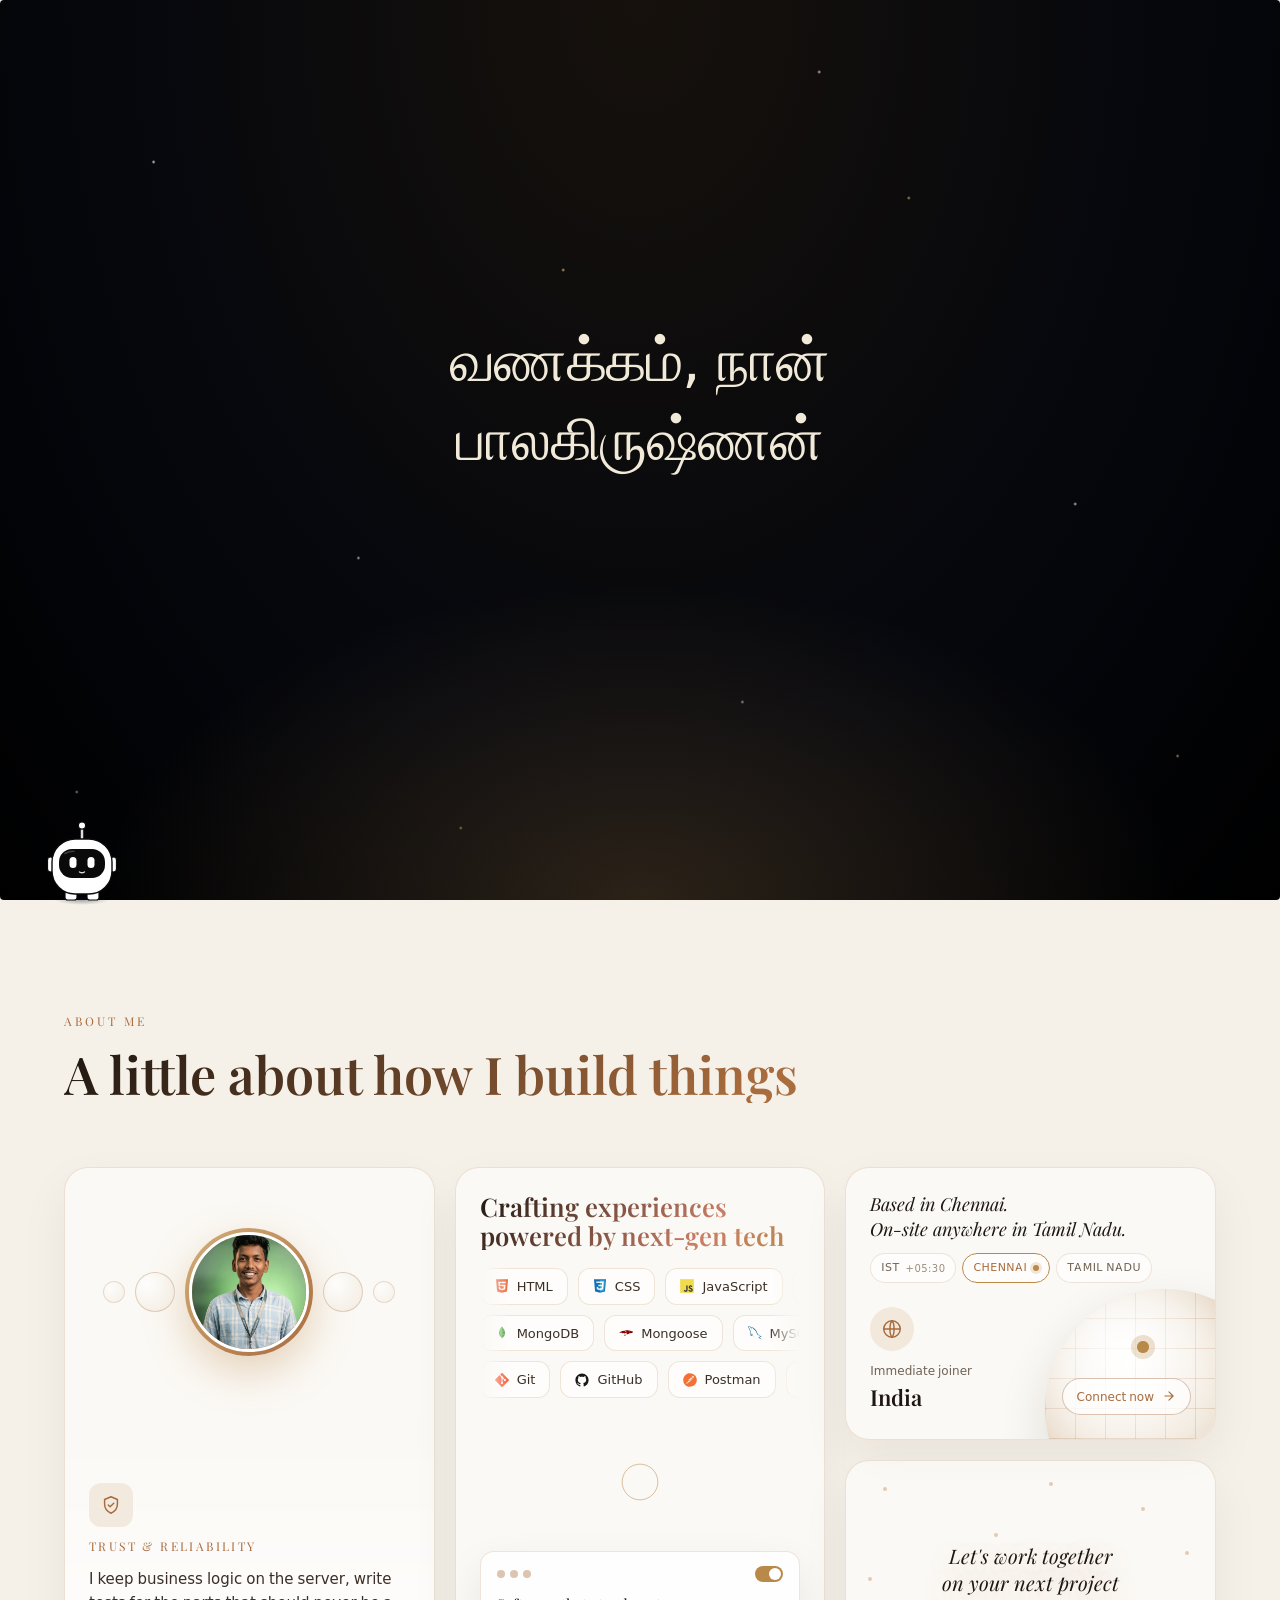
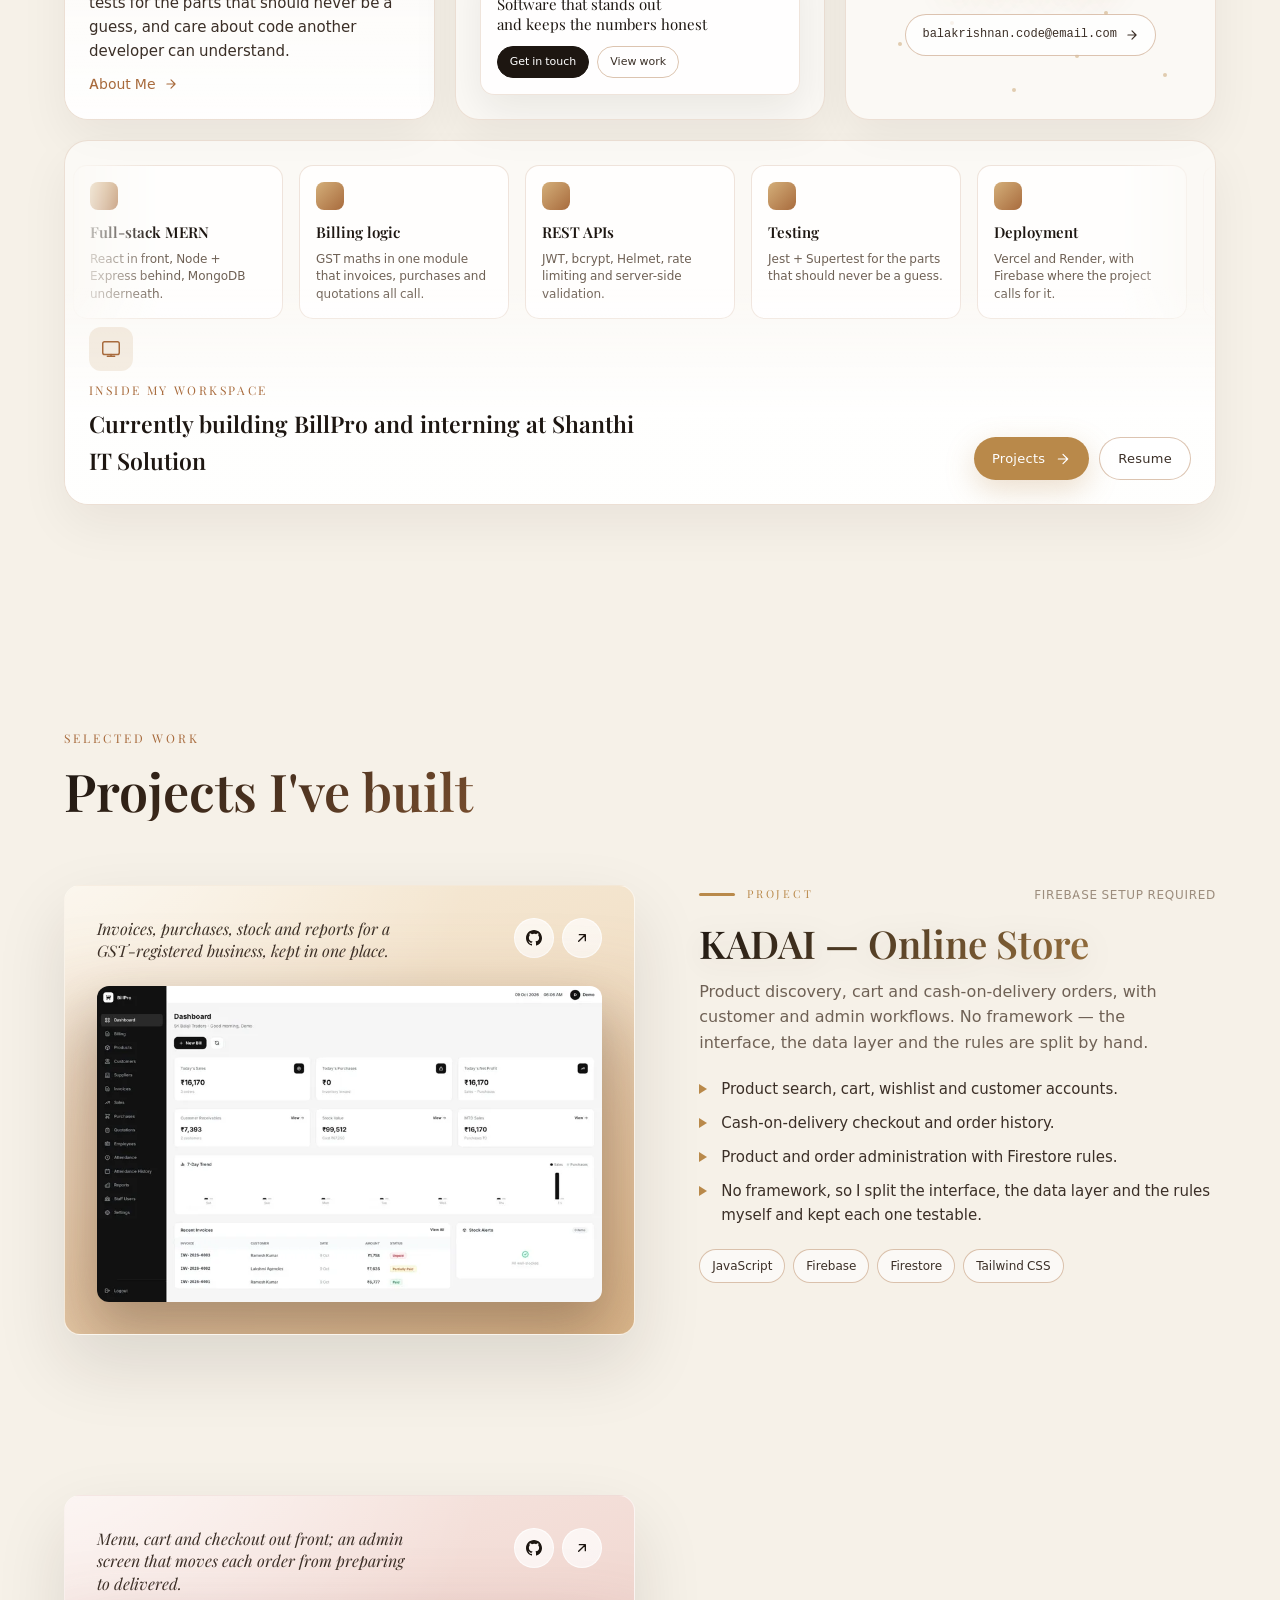
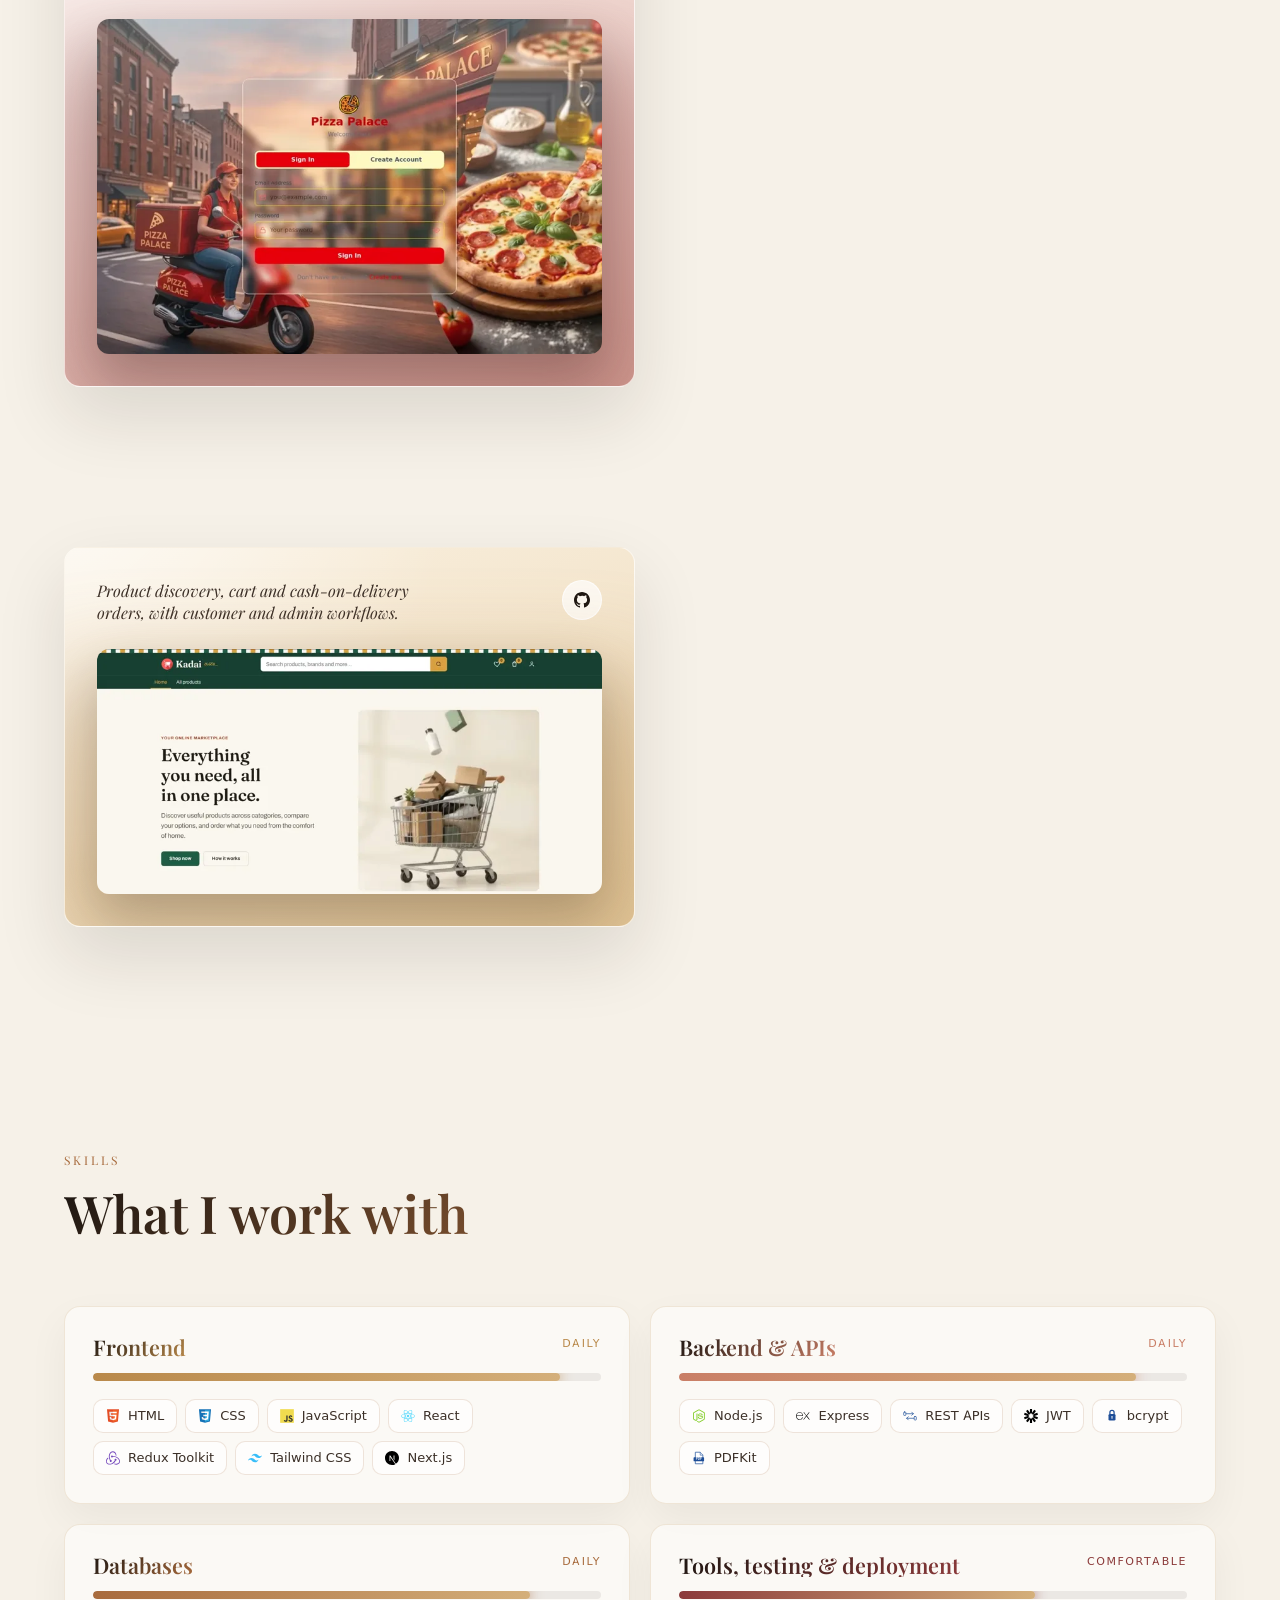
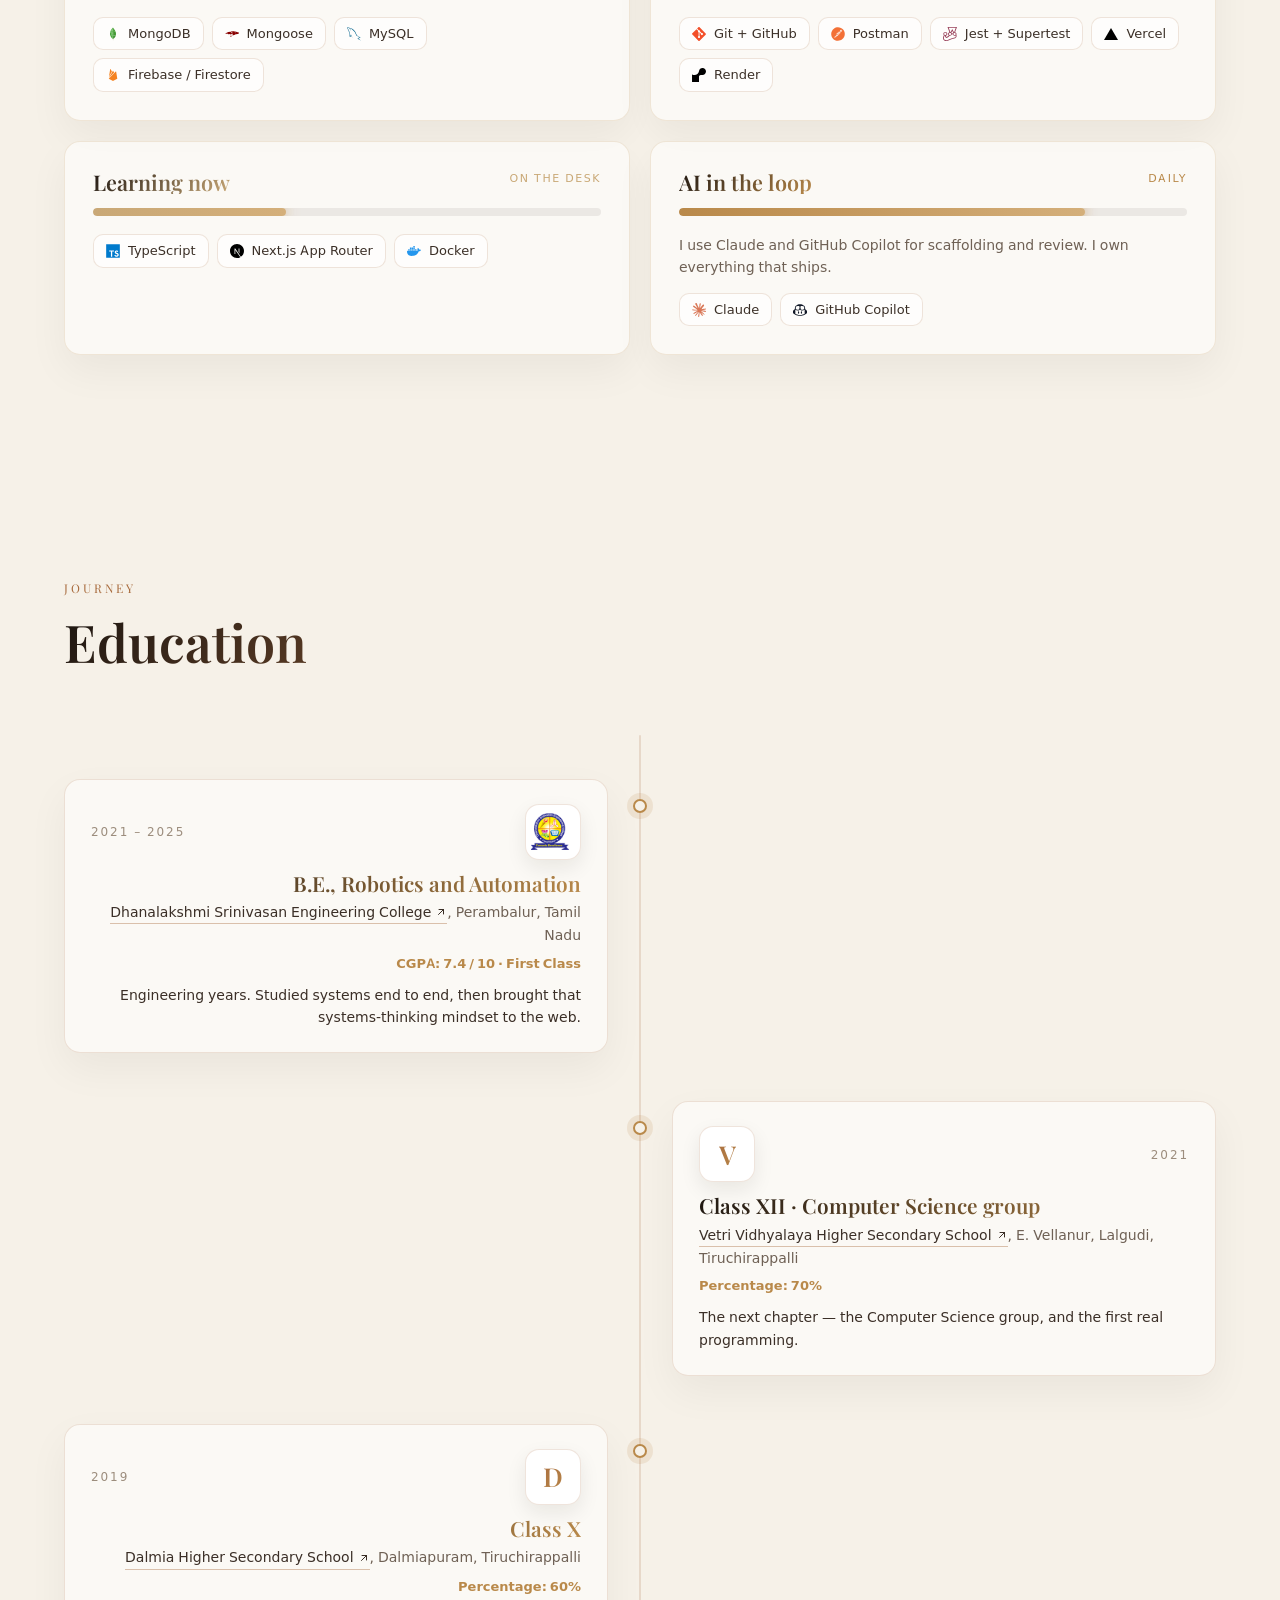
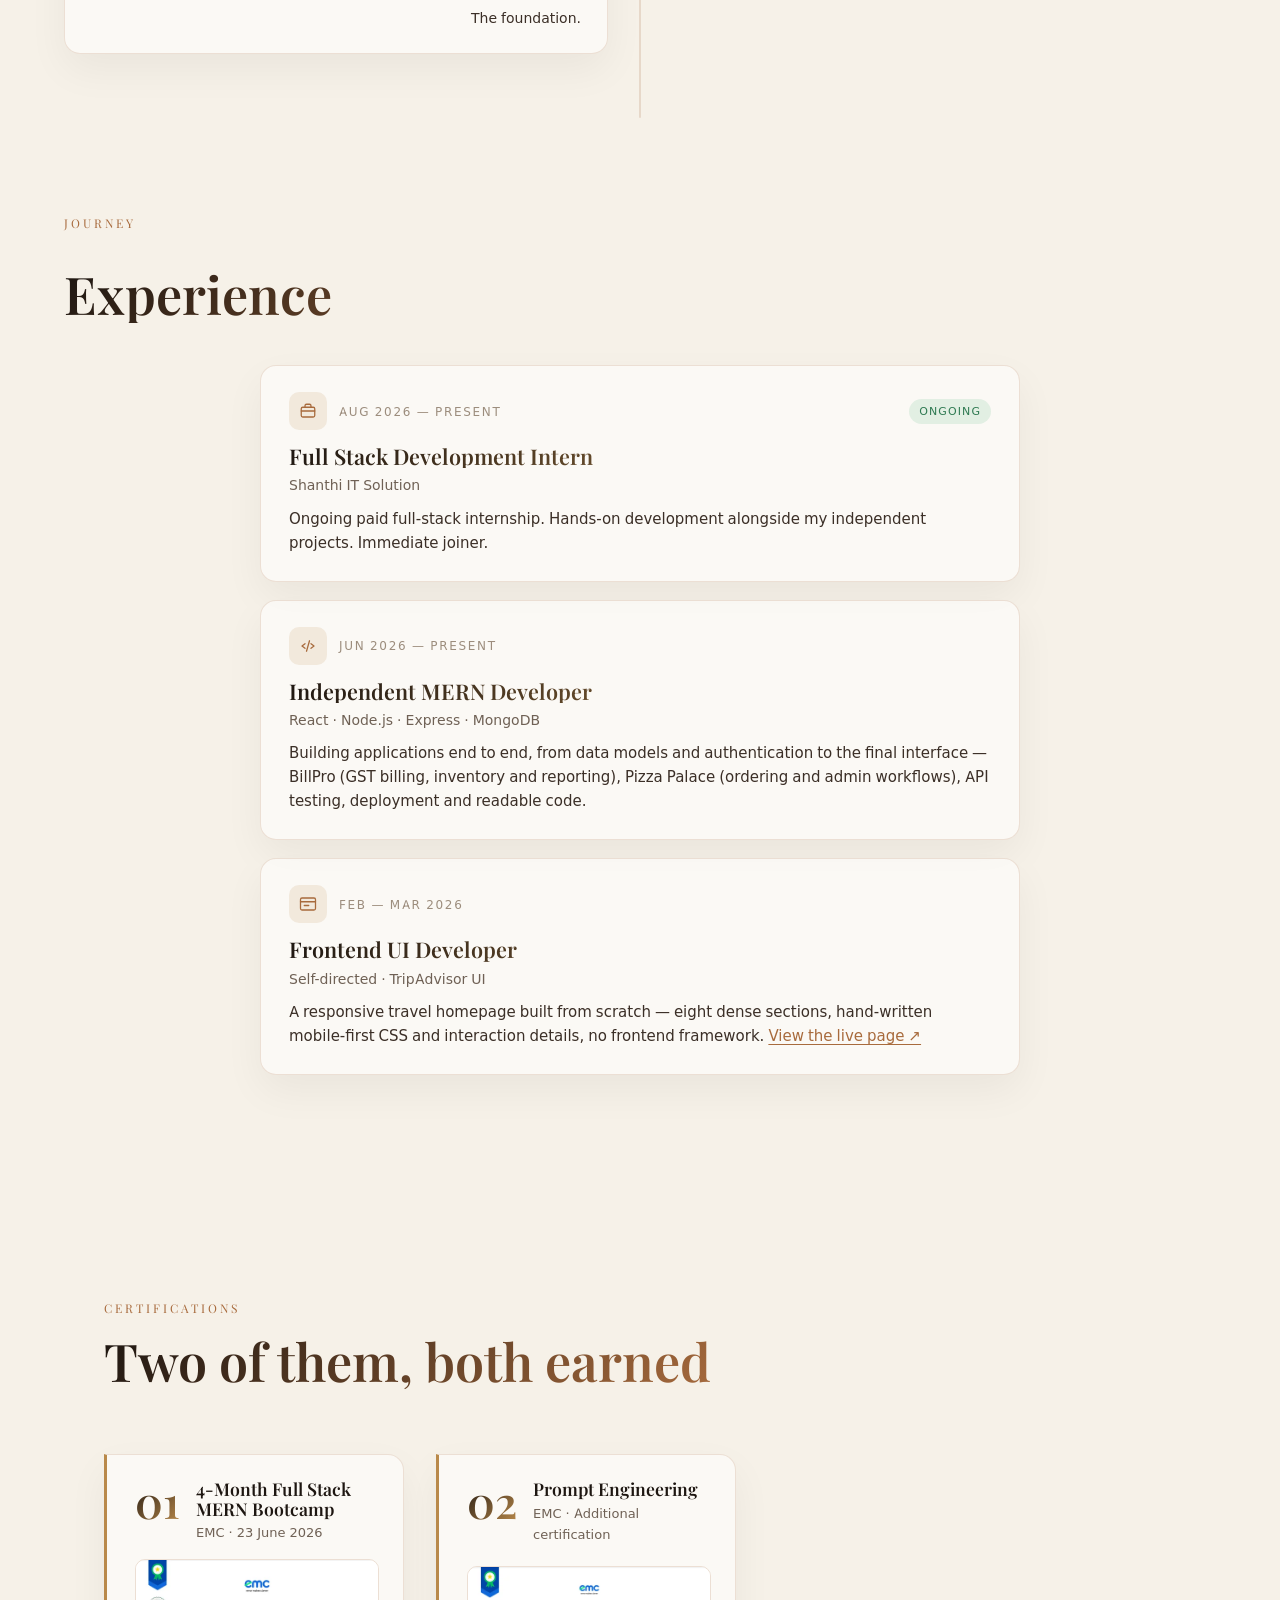
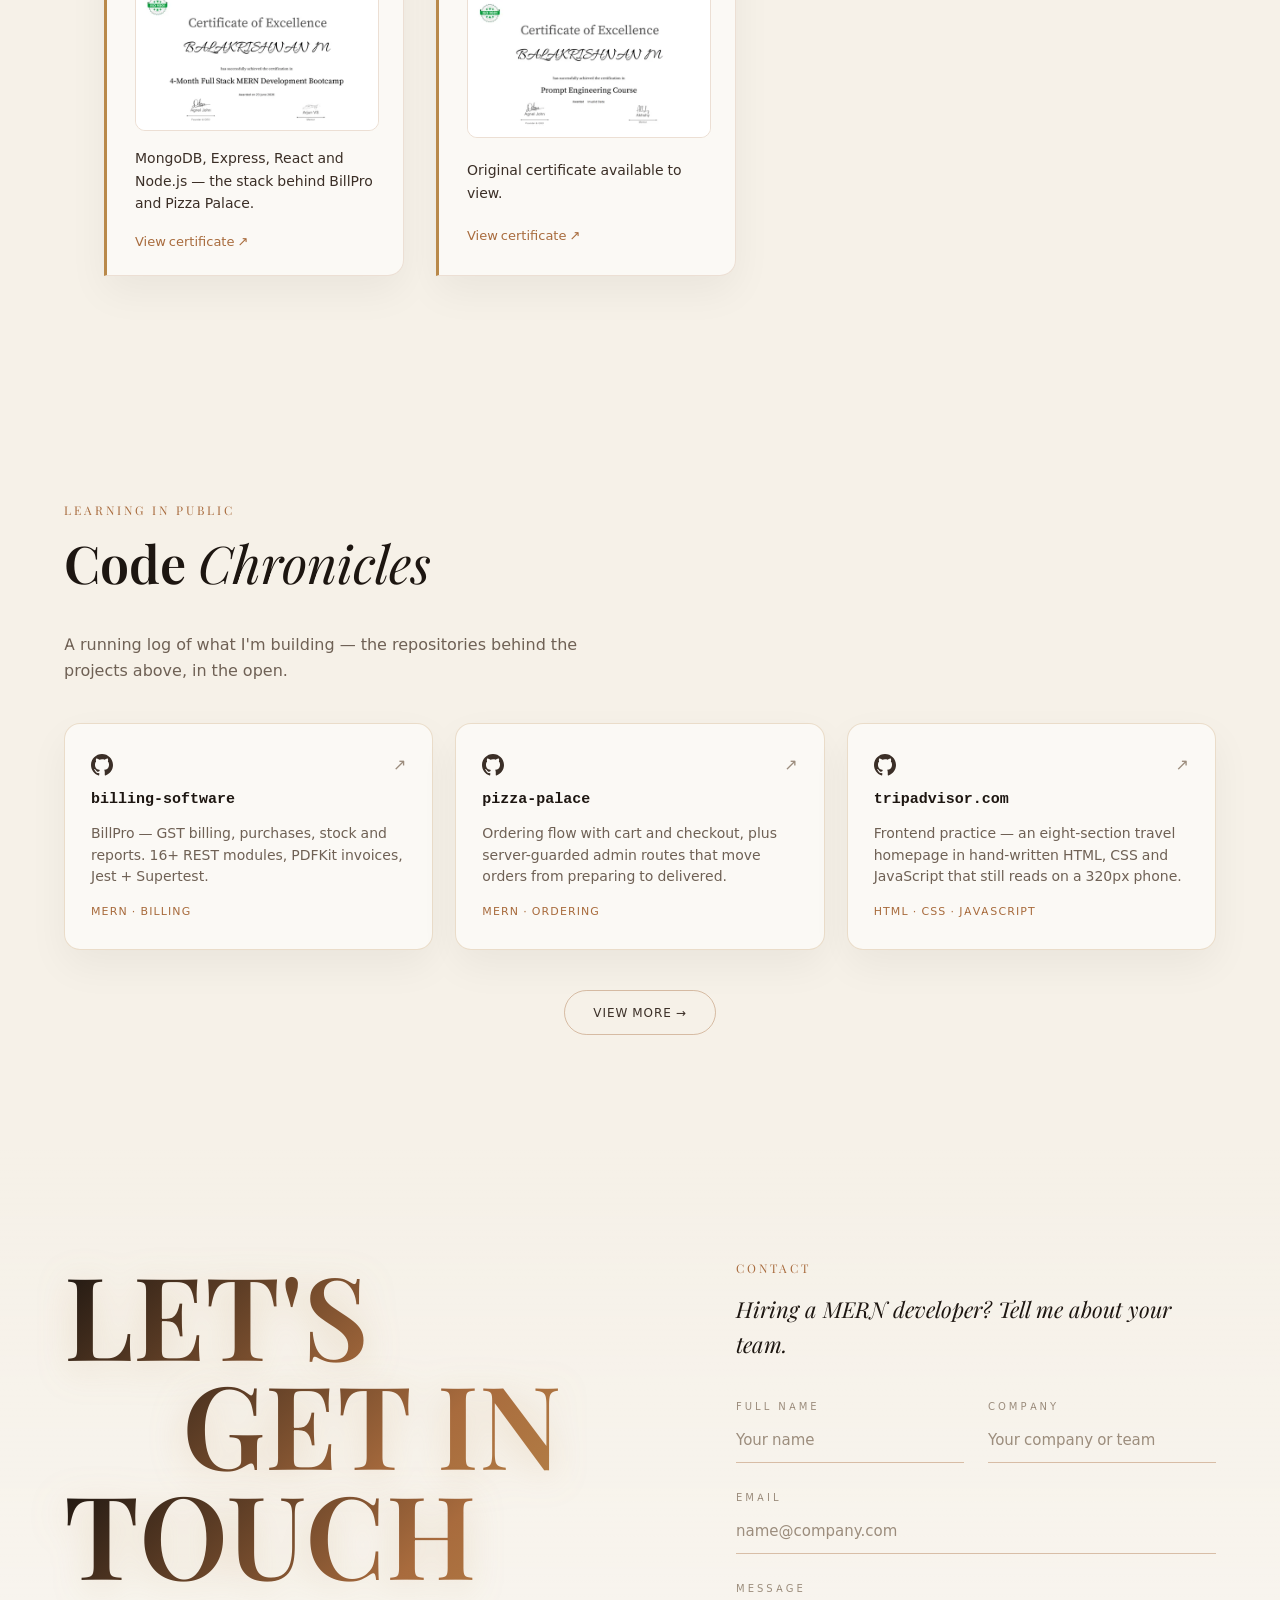
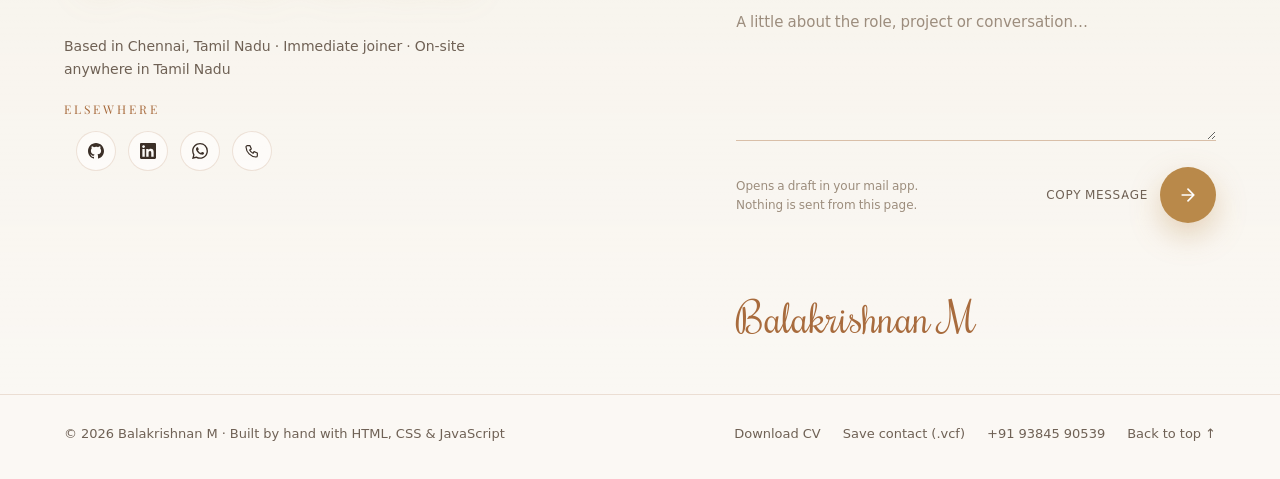
<file: index.html>
<!DOCTYPE html>
<html lang="en">
  <head>
    <meta charset="utf-8" />
    <meta content="2026-10-20-r8.4" name="build" />
    <meta content="width=device-width, initial-scale=1" name="viewport" />
    <title>Balakrishnan M — MERN Stack Developer, Chennai</title>
    <meta content="MERN developer in Chennai. GST billing, ordering and admin software built end to end, with the source and a case study to read." name="description" />
    <meta content="#f6f1e8" name="theme-color" />
    <meta content="website" property="og:type" />
    <meta content="Balakrishnan M — MERN Stack Developer, Chennai" property="og:title" />
    <meta content="MERN developer in Chennai. GST billing, ordering and admin software built end to end, with the source and a case study to read." property="og:description" />
    <meta content="assets/og.png" property="og:image" />
    <meta content="summary_large_image" name="twitter:card" />
    <link href="assets/favicon.svg" rel="icon" type="image/svg+xml" />
    <link href="assets/icon-192.png" rel="apple-touch-icon" />
    <link href="site.webmanifest" rel="manifest" />
    <link as="font" crossorigin href="assets/fonts/playfair-display.woff2" rel="preload" type="font/woff2" />
    <link as="font" crossorigin href="assets/fonts/inter.woff2" rel="preload" type="font/woff2" />

    <!-- Opening gate: hides the page until the opening experience (shooting-star
         sky + Bit the guide, js/opening.js) has mounted so there is no flash of
         content. Skipped for reduced motion, motion-off, deep links and embeds;
         js/opening.js fails open after 2.5 s if it never boots. -->
    <script>
      (function () {
        var root = document.documentElement;
        try {
          var params = new URLSearchParams(location.search);
          if (params.has("embed")) root.classList.add("is-embedded");
          var reduce = matchMedia("(prefers-reduced-motion: reduce)").matches;
          var off = localStorage.getItem("bm-motion") === "off";
          var nav = performance.getEntriesByType("navigation")[0];
          var deepLink = location.hash && ["#top", "#home"].indexOf(location.hash) === -1 && (!nav || nav.type !== "reload");
          if (reduce || off || params.has("embed") || deepLink) return;
        } catch (e) {
          return;
        }
        root.classList.add("opening-pending");
        window.__openingFailOpen = setTimeout(function () {
          window.__openingBootExpired = true;
          root.classList.remove("opening-pending");
        }, 2500);
      })();
    </script>
    <style>
      html.opening-pending { background: #05070d; }
      html.opening-pending body { visibility: hidden; }
      html.opening-pending .opening-experience { visibility: visible; }
    </style>

    <link href="css/site.css" rel="stylesheet" />
    <link href="css/opening.css" rel="stylesheet" />
    <link href="css/print.css" rel="stylesheet" media="print" />
    <script src="js/site.js" type="module"></script>
    <script type="application/ld+json">
      {
        "@context": "https://schema.org",
        "@type": "Person",
        "name": "Balakrishnan M",
        "jobTitle": "MERN Stack Developer",
        "address": {
          "@type": "PostalAddress",
          "addressLocality": "Chennai",
          "addressRegion": "Tamil Nadu",
          "addressCountry": "IN"
        },
        "sameAs": [
          "https://github.com/Bala-self",
          "https://www.linkedin.com/in/balakrishnan-m-509aa8423/"
        ],
        "email": "balakrishnan.code@email.com"
      }
    </script>
    <noscript>
      <style>
        .js-only { display: none; }
        [data-reveal] { opacity: 1 !important; transform: none !important; filter: none !important; }
        .project-detail-sticky { display: none; }
        .skill-bar > i { width: var(--level) !important; }
      </style>
    </noscript>
  </head>
  <body id="top">
    <a class="skip-link" href="#main">Skip to content</a>

    <!-- Fixed particle field on the right half of the viewport. The 4,000
         points morph from a sphere to a helix to a grid to a torus as you
         scroll (js/site.js → ParticleField). -->
    <div aria-hidden="true" class="particle-field"><canvas data-field></canvas></div>

    <!-- =========================================================== HEADER -->
    <header class="site-header" data-header>
      <div class="header-row">
        <a aria-label="Balakrishnan M — home" class="brand" href="#home">Balakrishnan <em>M.</em></a>

        <nav aria-label="Primary" class="pill-nav" data-nav>
          <a href="#home">Home</a>
          <a href="#about">About</a>
          <a href="#projects">Projects</a>
          <button aria-controls="more-menu" aria-expanded="false" class="pill-more" data-more type="button">More <svg aria-hidden="true" viewBox="0 0 24 24"><path d="M6 9l6 6 6-6"></path></svg></button>
          <a href="#contact">Contact</a>

          <div class="more-menu" data-more-panel hidden id="more-menu">
            <div class="more-tiles">
              <a class="more-tile" href="#skills" style="--tile: #b9894a"><span class="more-tile-art"></span><span class="more-tile-copy"><b>Skills</b><small>Frontend, backend, databases and the tools in between.</small></span></a>
              <a class="more-tile" href="#journey" style="--tile: #a86b3d"><span class="more-tile-art"></span><span class="more-tile-copy"><b>Journey</b><small>School, engineering, then the internship.</small></span></a>
              <a class="more-tile" href="#certifications" style="--tile: #c97e66"><span class="more-tile-art"></span><span class="more-tile-copy"><b>Certifications</b><small>Two of them, both earned.</small></span></a>
              <a class="more-tile" href="#repos" style="--tile: #8b3a3a"><span class="more-tile-art"></span><span class="more-tile-copy"><b>Code Chronicles</b><small>Repositories, in the open.</small></span></a>
            </div>
            <div class="more-list">
              <a class="more-item" download href="cv/Balakrishnan_M_MERN_Developer.pdf"><span class="more-icon">↓</span><span><b>Download CV</b><small>PDF, one page.</small></span><i>→</i></a>
              <a class="more-item" href="work/billpro/"><span class="more-icon">▤</span><span><b>BillPro case study</b><small>How the GST billing app was built.</small></span><i>→</i></a>
              <a class="more-item" download href="Balakrishnan-M.vcf"><span class="more-icon">☎</span><span><b>Save contact</b><small>.vcf for your phone.</small></span><i>→</i></a>
            </div>
          </div>
        </nav>

        <div class="header-actions">
          <button class="hire" id="hire-btn" type="button" data-open-mail>Hire Me</button>
          <button aria-controls="mobile-menu" aria-expanded="false" aria-label="Open menu" class="menu-button js-only" data-menu-open type="button"><svg aria-hidden="true" viewBox="0 0 24 24"><path d="M4 7h16M4 12h16M4 17h16"></path></svg></button>
        </div>
      </div>
    </header>

    <div aria-hidden="true" class="mobile-menu" data-mobile-menu id="mobile-menu">
      <div class="mobile-menu-head">
        <span class="brand">Balakrishnan <em>M.</em></span>
        <button aria-label="Close menu" class="menu-button" data-menu-close type="button"><svg aria-hidden="true" viewBox="0 0 24 24"><path d="m6 6 12 12M18 6 6 18"></path></svg></button>
      </div>
      <nav aria-label="Sections">
        <a href="#home">Home</a>
        <a href="#about">About</a>
        <a href="#projects">Projects</a>
        <a href="#skills">Skills</a>
        <a href="#journey">Journey</a>
        <a href="#certifications">Certifications</a>
        <a href="#repos">Code Chronicles</a>
        <a href="#contact">Contact</a>
      </nav>
      <div class="mobile-menu-foot">
        <button class="hire" type="button" data-open-mail>Hire Me</button>
        <a class="ghost" download href="cv/Balakrishnan_M_MERN_Developer.pdf">View Resume</a>
      </div>
    </div>

    <main id="main">
      <!-- ============================================================ HERO -->
      <section class="hero" id="home">
        <div class="hero-grid">
          <div class="hero-copy" data-hero-copy>
            <span class="eyebrow">Welcome to my portfolio</span>
            <h1 class="hero-title">Hi, I'm <span>Balakrishnan M.</span></h1>
            <div class="hero-typed-row">
              <span class="hero-typed"><span data-typed></span><i class="caret"></i></span>
            </div>
            <p class="hero-text">I’m Balakrishnan M. I write the software that keeps a business honest: invoices that add up, stock counts that stay right, and orders that reach the right screen.</p>
            <p class="hero-current">Currently a paid full-stack intern at Shanthi IT Solution. <strong>Available to join immediately.</strong></p>
            <div class="hero-actions">
              <a class="btn-solid" href="#projects">View Work</a>
              <a class="btn-outline" download href="cv/Balakrishnan_M_MERN_Developer.pdf"><svg aria-hidden="true" viewBox="0 0 24 24"><path d="M12 3v12m0 0 4-4m-4 4-4-4M4 17v2a2 2 0 0 0 2 2h12a2 2 0 0 0 2-2v-2"></path></svg> View Resume</a>
            </div>
            <div class="socials">
              <a aria-label="GitHub" href="https://github.com/Bala-self" rel="noopener noreferrer" target="_blank"><svg viewBox="0 0 24 24"><path d="M12 0C5.37 0 0 5.373 0 12c0 5.303 3.438 9.8 8.207 11.387.6.11.793-.26.793-.577v-2.017c-3.338.726-4.042-1.61-4.042-1.61-.546-1.387-1.333-1.757-1.333-1.757-1.089-.744.083-.729.083-.729 1.205.084 1.84 1.237 1.84 1.237 1.07 1.834 2.807 1.304 3.492.997.108-.775.42-1.305.763-1.605-2.665-.303-5.466-1.332-5.466-5.93 0-1.31.469-2.381 1.236-3.221-.124-.303-.536-1.524.117-3.176 0 0 1.008-.322 3.301 1.23A11.5 11.5 0 0 1 12 5.803c1.02.005 2.047.138 3.006.404 2.291-1.552 3.297-1.23 3.297-1.23.655 1.653.243 2.874.12 3.176.77.84 1.234 1.911 1.234 3.221 0 4.61-2.804 5.624-5.475 5.921.43.372.823 1.102.823 2.222v3.293c0 .32.192.694.801.576C20.566 21.796 24 17.3 24 12c0-6.627-5.373-12-12-12z"></path></svg></a>
              <a aria-label="LinkedIn" href="https://www.linkedin.com/in/balakrishnan-m-509aa8423/" rel="noopener noreferrer" target="_blank"><svg viewBox="0 0 24 24"><path d="M20.447 20.452h-3.554v-5.569c0-1.328-.027-3.037-1.852-3.037-1.853 0-2.136 1.445-2.136 2.939v5.667H9.351V9h3.414v1.561h.046c.477-.9 1.637-1.85 3.37-1.85 3.601 0 4.267 2.37 4.267 5.455v6.286zM5.337 7.433c-1.144 0-2.063-.926-2.063-2.065 0-1.138.92-2.063 2.063-2.063 1.14 0 2.064.925 2.064 2.063 0 1.139-.925 2.065-2.064 2.065zm1.782 13.019H3.555V9h3.564v11.452zM22.225 0H1.771C.792 0 0 .774 0 1.729v20.542C0 23.227.792 24 1.771 24h20.451C23.2 24 24 23.227 24 22.271V1.729C24 .774 23.2 0 22.222 0h.003z"></path></svg></a>
              <a aria-label="WhatsApp" href="https://wa.me/919384590539?text=Hi%20Balakrishnan%2C%20I%20saw%20your%20portfolio%20and%20would%20like%20to%20discuss%20a%20role." rel="noopener noreferrer" target="_blank"><svg viewBox="0 0 24 24"><path d="M17.472 14.382c-.297-.149-1.758-.867-2.03-.967-.273-.099-.471-.148-.67.15-.197.297-.767.966-.94 1.164-.173.199-.347.223-.644.075-.297-.15-1.255-.463-2.39-1.475-.883-.788-1.48-1.761-1.653-2.059-.173-.297-.018-.458.13-.606.134-.133.298-.347.446-.52.149-.174.198-.298.298-.497.099-.198.05-.371-.025-.52-.075-.149-.669-1.612-.916-2.207-.242-.579-.487-.5-.669-.51-.173-.008-.371-.01-.57-.01-.198 0-.52.074-.792.372-.272.297-1.04 1.016-1.04 2.479 0 1.462 1.065 2.875 1.213 3.074.149.198 2.096 3.2 5.077 4.487.709.306 1.262.489 1.694.625.712.227 1.36.195 1.871.118.571-.085 1.758-.719 2.006-1.413.248-.694.248-1.289.173-1.413-.074-.124-.272-.198-.57-.347m-5.421 7.403h-.004a9.87 9.87 0 0 1-5.031-1.378l-.361-.214-3.741.982.998-3.648-.235-.374a9.86 9.86 0 0 1-1.51-5.26c.001-5.45 4.436-9.884 9.888-9.884 2.64 0 5.122 1.03 6.988 2.898a9.825 9.825 0 0 1 2.893 6.994c-.003 5.45-4.437 9.884-9.885 9.884m8.413-18.297A11.815 11.815 0 0 0 12.05 0C5.495 0 .16 5.335.157 11.892c0 2.096.547 4.142 1.588 5.945L.057 24l6.305-1.654a11.882 11.882 0 0 0 5.683 1.448h.005c6.554 0 11.89-5.335 11.893-11.893a11.821 11.821 0 0 0-3.48-8.413Z"></path></svg></a>
              <button aria-label="Send an email" class="social-btn" type="button" data-open-mail><svg fill="none" stroke="currentColor" stroke-width="1.8" viewBox="0 0 24 24"><path d="M4 5h16v14H4V5zm0 1 8 6 8-6" stroke-linecap="round" stroke-linejoin="round"></path></svg></button>
            </div>
          </div>

          <div class="hero-visual" data-hero-visual>
            <div class="hero-blob" data-depth="26" data-float="8" data-float-speed="0.6"></div>
            <div class="hero-ring" data-depth="18"></div>
            <div class="hero-frame-ghost" data-depth="-10"></div>
            <div class="hero-frame-tilt" data-depth="10" data-float="10" data-float-speed="0.8" data-tilt>
              <figure class="hero-frame">
                <img alt="Balakrishnan M in a navy suit, studio portrait" fetchpriority="high" height="1398" src="assets/img/studio-portrait.webp" width="900" />
                <span class="corner corner-tl"></span>
                <span class="corner corner-br"></span>
                <span class="hero-glare"></span>
              </figure>
            </div>
          </div>
        </div>
      </section>

      <div class="page-body">
        <!-- ========================================================= ABOUT -->
        <section class="section" id="about">
          <div class="section-inner">
            <span class="eyebrow" data-reveal>About Me</span>
            <h2 class="h2 grad" data-reveal>A little about how I build things</h2>

            <div class="bento">
              <!-- Tile 1: trust -->
              <div class="tile tile-trust" data-reveal>
                <span class="tile-badge">Trust &amp; Reliability <i></i></span>
                <div class="avatar-row">
                  <span class="ring ring-xs"></span>
                  <span class="ring ring-sm"></span>
                  <span class="avatar"><span><img alt="Balakrishnan M smiling in a checked shirt" height="1092" loading="lazy" src="assets/img/balakrishnan.webp" width="900" /></span></span>
                  <span class="ring ring-sm"></span>
                  <span class="ring ring-xs"></span>
                </div>
                <div class="tile-shade"></div>
                <div class="tile-trust-copy">
                  <span class="tile-icon"><svg viewBox="0 0 24 24"><path d="M12 3l7 3v5c0 5-3.5 8.5-7 10-3.5-1.5-7-5-7-10V6l7-3z"></path><path d="m9 12 2 2 4-4"></path></svg></span>
                  <p class="tile-kicker">Trust &amp; Reliability</p>
                  <p class="tile-lead">I keep business logic on the server, write tests for the parts that should never be a guess, and care about code another developer can understand.</p>
                  <a class="tile-link" href="#journey">About Me <svg viewBox="0 0 24 24"><path d="M5 12h14M12 5l7 7-7 7"></path></svg></a>
                </div>
              </div>

              <!-- Tile 2: tech marquee -->
              <div class="tile tile-tech" data-reveal data-reveal-delay="1">
                <h3 class="tile-title grad-rose">Crafting experiences powered by next-gen tech</h3>
                <div class="marquee-rows">
                  <div class="marquee" data-marquee>
                    <div class="marquee-track">
                      <span class="chip"><img alt="" src="assets/icons/html5.svg" />HTML</span>
                      <span class="chip"><img alt="" src="assets/icons/css3.svg" />CSS</span>
                      <span class="chip"><img alt="" src="assets/icons/javascript.svg" />JavaScript</span>
                      <span class="chip"><img alt="" src="assets/icons/react.svg" />React</span>
                      <span class="chip"><img alt="" src="assets/icons/redux.svg" />Redux Toolkit</span>
                      <span class="chip"><img alt="" src="assets/icons/tailwind.svg" />Tailwind CSS</span>
                      <span class="chip"><img alt="" src="assets/icons/nextjs.svg" />Next.js</span>
                      <!-- duplicate for seamless loop -->
                      <span class="chip" aria-hidden="true"><img alt="" src="assets/icons/html5.svg" />HTML</span>
                      <span class="chip" aria-hidden="true"><img alt="" src="assets/icons/css3.svg" />CSS</span>
                      <span class="chip" aria-hidden="true"><img alt="" src="assets/icons/javascript.svg" />JavaScript</span>
                      <span class="chip" aria-hidden="true"><img alt="" src="assets/icons/react.svg" />React</span>
                      <span class="chip" aria-hidden="true"><img alt="" src="assets/icons/redux.svg" />Redux Toolkit</span>
                      <span class="chip" aria-hidden="true"><img alt="" src="assets/icons/tailwind.svg" />Tailwind CSS</span>
                      <span class="chip" aria-hidden="true"><img alt="" src="assets/icons/nextjs.svg" />Next.js</span>
                    </div>
                  </div>
                  <div class="marquee" data-marquee data-reverse>
                    <div class="marquee-track">
                      <span class="chip"><img alt="" src="assets/icons/mongodb.svg" />MongoDB</span>
                      <span class="chip"><img alt="" src="assets/icons/mongoose.svg" />Mongoose</span>
                      <span class="chip"><img alt="" src="assets/icons/mysql.svg" />MySQL</span>
                      <span class="chip"><img alt="" src="assets/icons/firebase.svg" />Firebase</span>
                      <span class="chip"><img alt="" src="assets/icons/nodejs.svg" />Node.js</span>
                      <span class="chip"><img alt="" src="assets/icons/express.svg" />Express</span>
                      <span class="chip"><img alt="" src="assets/icons/rest-api.svg" />REST APIs</span>
                      <span class="chip"><img alt="" src="assets/icons/jwt.svg" />JWT + bcrypt</span>
                      <!-- duplicate for seamless loop -->
                      <span class="chip" aria-hidden="true"><img alt="" src="assets/icons/mongodb.svg" />MongoDB</span>
                      <span class="chip" aria-hidden="true"><img alt="" src="assets/icons/mongoose.svg" />Mongoose</span>
                      <span class="chip" aria-hidden="true"><img alt="" src="assets/icons/mysql.svg" />MySQL</span>
                      <span class="chip" aria-hidden="true"><img alt="" src="assets/icons/firebase.svg" />Firebase</span>
                      <span class="chip" aria-hidden="true"><img alt="" src="assets/icons/nodejs.svg" />Node.js</span>
                      <span class="chip" aria-hidden="true"><img alt="" src="assets/icons/express.svg" />Express</span>
                      <span class="chip" aria-hidden="true"><img alt="" src="assets/icons/rest-api.svg" />REST APIs</span>
                      <span class="chip" aria-hidden="true"><img alt="" src="assets/icons/jwt.svg" />JWT + bcrypt</span>
                    </div>
                  </div>
                  <div class="marquee" data-marquee>
                    <div class="marquee-track">
                      <span class="chip"><img alt="" src="assets/icons/git.svg" />Git</span>
                      <span class="chip"><img alt="" src="assets/icons/github.svg" />GitHub</span>
                      <span class="chip"><img alt="" src="assets/icons/postman.svg" />Postman</span>
                      <span class="chip"><img alt="" src="assets/icons/jest.svg" />Jest</span>
                      <span class="chip"><img alt="" src="assets/icons/supertest.svg" />Supertest</span>
                      <span class="chip"><img alt="" src="assets/icons/vercel.svg" />Vercel</span>
                      <span class="chip"><img alt="" src="assets/icons/render.svg" />Render</span>
                      <span class="chip"><img alt="" src="assets/icons/docker.svg" />Docker</span>
                      <span class="chip"><img alt="" src="assets/icons/pdfkit.svg" />PDFKit</span>
                      <span class="chip"><img alt="" src="assets/icons/typescript.svg" />TypeScript</span>
                      <!-- duplicate for seamless loop -->
                      <span class="chip" aria-hidden="true"><img alt="" src="assets/icons/git.svg" />Git</span>
                      <span class="chip" aria-hidden="true"><img alt="" src="assets/icons/github.svg" />GitHub</span>
                      <span class="chip" aria-hidden="true"><img alt="" src="assets/icons/postman.svg" />Postman</span>
                      <span class="chip" aria-hidden="true"><img alt="" src="assets/icons/jest.svg" />Jest</span>
                      <span class="chip" aria-hidden="true"><img alt="" src="assets/icons/supertest.svg" />Supertest</span>
                      <span class="chip" aria-hidden="true"><img alt="" src="assets/icons/vercel.svg" />Vercel</span>
                      <span class="chip" aria-hidden="true"><img alt="" src="assets/icons/render.svg" />Render</span>
                      <span class="chip" aria-hidden="true"><img alt="" src="assets/icons/docker.svg" />Docker</span>
                      <span class="chip" aria-hidden="true"><img alt="" src="assets/icons/pdfkit.svg" />PDFKit</span>
                      <span class="chip" aria-hidden="true"><img alt="" src="assets/icons/typescript.svg" />TypeScript</span>
                    </div>
                  </div>
                </div>
                <div class="pulse-rings"><i></i><i></i><i></i><i></i></div>
                <div class="mini-browser">
                  <div class="mini-browser-bar"><span class="dots"><i></i><i></i><i></i></span><span class="toggle"><i></i></span></div>
                  <p>Software that stands out<br />and keeps the numbers honest</p>
                  <div class="mini-browser-actions"><a href="#contact">Get in touch</a><a href="#projects">View work</a></div>
                </div>
              </div>

              <!-- Tile 3: location -->
              <div class="tile tile-globe" data-reveal data-reveal-delay="2">
                <div class="globe"><span class="globe-grid"></span><span class="globe-shine"></span></div>
                <div class="globe-pin"><i class="ping"></i><i class="pulse"></i><i class="dot"></i></div>
                <div class="tile-globe-top">
                  <p class="tile-italic">Based in Chennai.<br />On-site anywhere in Tamil Nadu.</p>
                  <div class="tz-row"><span class="tz">IST <small>+05:30</small></span><span class="tz tz-active">Chennai <i></i></span><span class="tz">Tamil Nadu</span></div>
                </div>
                <div class="tile-globe-foot">
                  <div>
                    <span class="tile-icon round"><svg viewBox="0 0 24 24"><circle cx="12" cy="12" r="9"></circle><path d="M3 12h18M12 3c3 3 3 15 0 18M12 3c-3 3-3 15 0 18"></path></svg></span>
                    <p class="tile-small">Immediate joiner</p>
                    <p class="tile-big">India</p>
                  </div>
                  <a class="pill-link" href="#contact">Connect now <svg viewBox="0 0 24 24"><path d="M5 12h14M12 5l7 7-7 7"></path></svg></a>
                </div>
              </div>

              <!-- Tile 4: CTA -->
              <div class="tile tile-cta" data-reveal data-reveal-delay="2">
                <div class="stars"><i style="top:10%;left:10%"></i><i style="top:18%;left:80%"></i><i style="top:70%;left:14%"></i><i style="top:82%;left:86%"></i><i style="top:45%;left:6%"></i><i style="top:28%;left:40%"></i><i style="top:58%;left:70%"></i><i style="top:88%;left:45%"></i><i style="top:8%;left:55%"></i><i style="top:75%;left:62%"></i><i style="top:35%;left:92%"></i><i style="top:62%;left:28%"></i></div>
                <p class="tile-italic glow-text">Let's work together<br />on your next project</p>
                <button class="mono-link" type="button" data-open-mail>balakrishnan.code@email.com <svg viewBox="0 0 24 24"><path d="M5 12h14M12 5l7 7-7 7"></path></svg></button>
              </div>

              <!-- Tile 5: workspace marquee -->
              <div class="tile tile-workspace" data-reveal data-reveal-delay="3">
                <div class="workspace-marquee" data-marquee>
                  <div class="marquee-track">
                    <div class="ws-card"><i></i><p>Full-stack MERN</p><small>React in front, Node + Express behind, MongoDB underneath.</small></div>
                    <div class="ws-card"><i></i><p>Billing logic</p><small>GST maths in one module that invoices, purchases and quotations all call.</small></div>
                    <div class="ws-card"><i></i><p>REST APIs</p><small>JWT, bcrypt, Helmet, rate limiting and server-side validation.</small></div>
                    <div class="ws-card"><i></i><p>Testing</p><small>Jest + Supertest for the parts that should never be a guess.</small></div>
                    <div class="ws-card"><i></i><p>Deployment</p><small>Vercel and Render, with Firebase where the project calls for it.</small></div>
                    <div class="ws-card"><i></i><p>Responsive UI</p><small>Hand-written, mobile-first layouts that read on a 320px phone.</small></div>
                    <!-- duplicate for seamless loop -->
                    <div class="ws-card" aria-hidden="true"><i></i><p>Full-stack MERN</p><small>React in front, Node + Express behind, MongoDB underneath.</small></div>
                    <div class="ws-card" aria-hidden="true"><i></i><p>Billing logic</p><small>GST maths in one module that invoices, purchases and quotations all call.</small></div>
                    <div class="ws-card" aria-hidden="true"><i></i><p>REST APIs</p><small>JWT, bcrypt, Helmet, rate limiting and server-side validation.</small></div>
                    <div class="ws-card" aria-hidden="true"><i></i><p>Testing</p><small>Jest + Supertest for the parts that should never be a guess.</small></div>
                    <div class="ws-card" aria-hidden="true"><i></i><p>Deployment</p><small>Vercel and Render, with Firebase where the project calls for it.</small></div>
                    <div class="ws-card" aria-hidden="true"><i></i><p>Responsive UI</p><small>Hand-written, mobile-first layouts that read on a 320px phone.</small></div>
                  </div>
                </div>
                <div class="tile-shade-up"></div>
                <div class="tile-workspace-foot">
                  <div>
                    <span class="tile-icon square"><svg viewBox="0 0 24 24"><rect height="14" rx="2" width="18" x="3" y="4"></rect><path d="M8 20h8M12 18v2"></path></svg></span>
                    <p class="tile-kicker">Inside My Workspace</p>
                    <p class="tile-strong">Currently building BillPro and interning at Shanthi IT Solution</p>
                  </div>
                  <div class="tile-actions">
                    <a class="btn-solid small" href="#projects">Projects <svg viewBox="0 0 24 24"><path d="M5 12h14M12 5l7 7-7 7"></path></svg></a>
                    <a class="btn-outline small" download href="cv/Balakrishnan_M_MERN_Developer.pdf">Resume</a>
                  </div>
                </div>
              </div>
            </div>
          </div>
        </section>

        <!-- ====================================================== PROJECTS -->
        <section class="section section-projects" id="projects">
          <div class="section-inner">
            <span class="eyebrow" data-reveal>Selected Work</span>
            <h2 class="h2 grad" data-reveal>Projects I've built</h2>

            <div class="projects-grid" data-projects>
              <div class="projects-cards">
                <!-- 01 BillPro -->
                <div class="project-block" data-project="0" id="billpro" style="--accent: #a86b3d; --card-a: #f1dfc6; --card-b: #e2c399; --card-c: #f7ecd9">
                  <article class="project-card" data-reveal>
                    <div class="project-card-glow"></div>
                    <div class="project-card-top">
                      <p class="project-tag">Invoices, purchases, stock and reports for a GST-registered business, kept in one place.</p>
                      <div class="project-icons">
                        <a aria-label="BillPro source on GitHub" href="https://github.com/Bala-self/billing-software" rel="noopener noreferrer" target="_blank"><svg viewBox="0 0 24 24"><path d="M12 0C5.37 0 0 5.373 0 12c0 5.303 3.438 9.8 8.207 11.387.6.11.793-.26.793-.577v-2.017c-3.338.726-4.042-1.61-4.042-1.61-.546-1.387-1.333-1.757-1.333-1.757-1.089-.744.083-.729.083-.729 1.205.084 1.84 1.237 1.84 1.237 1.07 1.834 2.807 1.304 3.492.997.108-.775.42-1.305.763-1.605-2.665-.303-5.466-1.332-5.466-5.93 0-1.31.469-2.381 1.236-3.221-.124-.303-.536-1.524.117-3.176 0 0 1.008-.322 3.301 1.23A11.5 11.5 0 0 1 12 5.803c1.02.005 2.047.138 3.006.404 2.291-1.552 3.297-1.23 3.297-1.23.655 1.653.243 2.874.12 3.176.77.84 1.234 1.911 1.234 3.221 0 4.61-2.804 5.624-5.475 5.921.43.372.823 1.102.823 2.222v3.293c0 .32.192.694.801.576C20.566 21.796 24 17.3 24 12c0-6.627-5.373-12-12-12z"></path></svg></a>
                        <a aria-label="BillPro case study" href="work/billpro/"><svg fill="none" stroke="currentColor" stroke-width="2" viewBox="0 0 24 24"><path d="M7 17L17 7M17 7H8M17 7V16" stroke-linecap="round" stroke-linejoin="round"></path></svg></a>
                      </div>
                    </div>
                    <div class="project-shot">
                      <div class="project-shot-halo"></div>
                      <a aria-label="Enlarge BillPro screenshot" data-lightbox href="assets/img/billpro.webp"><img alt="BillPro — GST Billing application screenshot" height="500" loading="lazy" sizes="(max-width: 767px) 92vw, 560px" src="assets/img/billpro-800.webp" srcset="assets/img/billpro-400.webp 400w, assets/img/billpro-800.webp 800w" width="800" /></a>
                    </div>
                  </article>
                  <div class="project-detail project-detail-inline" data-reveal>
                    <div class="project-detail-head"><span class="project-rule"></span><span class="project-label">Project</span><a class="project-live" href="work/billpro/">Case study <svg viewBox="0 0 24 24"><path d="M7 17L17 7M17 7H8M17 7V16"></path></svg></a></div>
                    <h3>BillPro — GST Billing</h3>
                    <p>Invoices, purchases, stock and reports for a GST-registered business, kept in one place. Source available; a public demo is next.</p>
                    <ul>
                      <li>16+ REST modules with JWT, bcrypt, Helmet and rate limiting.</li>
                      <li>Server-validated stock, movement history and PDFKit invoices.</li>
                      <li>Jest + Supertest, indexed queries and aggregation reports.</li>
                      <li>The GST maths started out in three places. It now lives in one module that invoices, purchases and quotations all call.</li>
                    </ul>
                    <div class="project-tags"><span>MongoDB</span><span>Express</span><span>React</span><span>Node.js</span><span>PDFKit</span><span>Jest</span></div>
                  </div>
                </div>

                <!-- 02 Pizza Palace -->
                <div class="project-block" data-project="1" id="pizza-palace" style="--accent: #8b3a3a; --card-a: #f0d6cf; --card-b: #d9a79c; --card-c: #f8e9e4">
                  <article class="project-card" data-reveal>
                    <div class="project-card-glow"></div>
                    <div class="project-card-top">
                      <p class="project-tag">Menu, cart and checkout out front; an admin screen that moves each order from preparing to delivered.</p>
                      <div class="project-icons">
                        <a aria-label="Pizza Palace source on GitHub" href="https://github.com/Bala-self/pizza-palace" rel="noopener noreferrer" target="_blank"><svg viewBox="0 0 24 24"><path d="M12 0C5.37 0 0 5.373 0 12c0 5.303 3.438 9.8 8.207 11.387.6.11.793-.26.793-.577v-2.017c-3.338.726-4.042-1.61-4.042-1.61-.546-1.387-1.333-1.757-1.333-1.757-1.089-.744.083-.729.083-.729 1.205.084 1.84 1.237 1.84 1.237 1.07 1.834 2.807 1.304 3.492.997.108-.775.42-1.305.763-1.605-2.665-.303-5.466-1.332-5.466-5.93 0-1.31.469-2.381 1.236-3.221-.124-.303-.536-1.524.117-3.176 0 0 1.008-.322 3.301 1.23A11.5 11.5 0 0 1 12 5.803c1.02.005 2.047.138 3.006.404 2.291-1.552 3.297-1.23 3.297-1.23.655 1.653.243 2.874.12 3.176.77.84 1.234 1.911 1.234 3.221 0 4.61-2.804 5.624-5.475 5.921.43.372.823 1.102.823 2.222v3.293c0 .32.192.694.801.576C20.566 21.796 24 17.3 24 12c0-6.627-5.373-12-12-12z"></path></svg></a>
                        <a aria-label="Pizza Palace live demo" href="https://pizza-palace-lake.vercel.app/" rel="noopener noreferrer" target="_blank"><svg fill="none" stroke="currentColor" stroke-width="2" viewBox="0 0 24 24"><path d="M7 17L17 7M17 7H8M17 7V16" stroke-linecap="round" stroke-linejoin="round"></path></svg></a>
                      </div>
                    </div>
                    <div class="project-shot">
                      <div class="project-shot-halo"></div>
                      <a aria-label="Enlarge Pizza Palace screenshot" data-lightbox href="assets/img/pizza.webp"><img alt="Pizza Palace application screenshot" height="500" loading="lazy" sizes="(max-width: 767px) 92vw, 560px" src="assets/img/pizza-800.webp" srcset="assets/img/pizza-400.webp 400w, assets/img/pizza-800.webp 800w" width="800" /></a>
                    </div>
                  </article>
                  <div class="project-detail project-detail-inline" data-reveal>
                    <div class="project-detail-head"><span class="project-rule"></span><span class="project-label">Project</span><a class="project-live" href="https://pizza-palace-lake.vercel.app/" rel="noopener noreferrer" target="_blank">Live Demo <svg viewBox="0 0 24 24"><path d="M7 17L17 7M17 7H8M17 7V16"></path></svg></a></div>
                    <h3>Pizza Palace</h3>
                    <p>Menu, cart and checkout out front; behind it, an admin screen that moves each order from preparing to delivered.</p>
                    <ul>
                      <li>Menu, cart and customer ordering flow.</li>
                      <li>Protected admin routes with role-based access.</li>
                      <li>Order status updates from preparing to delivered.</li>
                      <li>The admin routes are guarded on the server, not just hidden in the interface.</li>
                    </ul>
                    <div class="project-tags"><span>React</span><span>Node.js</span><span>Express</span><span>MongoDB</span><span>JWT</span></div>
                  </div>
                </div>

                <!-- 03 KADAI -->
                <div class="project-block" data-project="2" id="kadai" style="--accent: #b9894a; --card-a: #f3e4cb; --card-b: #e5cb9f; --card-c: #faf1e1">
                  <article class="project-card" data-reveal>
                    <div class="project-card-glow"></div>
                    <div class="project-card-top">
                      <p class="project-tag">Product discovery, cart and cash-on-delivery orders, with customer and admin workflows.</p>
                      <div class="project-icons">
                        <a aria-label="KADAI source on GitHub" href="https://github.com/Bala-self/ecommeres-website-using-firebase" rel="noopener noreferrer" target="_blank"><svg viewBox="0 0 24 24"><path d="M12 0C5.37 0 0 5.373 0 12c0 5.303 3.438 9.8 8.207 11.387.6.11.793-.26.793-.577v-2.017c-3.338.726-4.042-1.61-4.042-1.61-.546-1.387-1.333-1.757-1.333-1.757-1.089-.744.083-.729.083-.729 1.205.084 1.84 1.237 1.84 1.237 1.07 1.834 2.807 1.304 3.492.997.108-.775.42-1.305.763-1.605-2.665-.303-5.466-1.332-5.466-5.93 0-1.31.469-2.381 1.236-3.221-.124-.303-.536-1.524.117-3.176 0 0 1.008-.322 3.301 1.23A11.5 11.5 0 0 1 12 5.803c1.02.005 2.047.138 3.006.404 2.291-1.552 3.297-1.23 3.297-1.23.655 1.653.243 2.874.12 3.176.77.84 1.234 1.911 1.234 3.221 0 4.61-2.804 5.624-5.475 5.921.43.372.823 1.102.823 2.222v3.293c0 .32.192.694.801.576C20.566 21.796 24 17.3 24 12c0-6.627-5.373-12-12-12z"></path></svg></a>
                      </div>
                    </div>
                    <div class="project-shot">
                      <div class="project-shot-halo"></div>
                      <a aria-label="Enlarge KADAI screenshot" data-lightbox href="assets/img/kadai.webp"><img alt="KADAI — Online Store application screenshot" height="500" loading="lazy" sizes="(max-width: 767px) 92vw, 560px" src="assets/img/kadai-800.webp" srcset="assets/img/kadai-400.webp 400w, assets/img/kadai-800.webp 800w" width="800" /></a>
                    </div>
                  </article>
                  <div class="project-detail project-detail-inline" data-reveal>
                    <div class="project-detail-head"><span class="project-rule"></span><span class="project-label">Project</span><span class="project-note">Firebase setup required</span></div>
                    <h3>KADAI — Online Store</h3>
                    <p>Product discovery, cart and cash-on-delivery orders, with customer and admin workflows. No framework — the interface, the data layer and the rules are split by hand.</p>
                    <ul>
                      <li>Product search, cart, wishlist and customer accounts.</li>
                      <li>Cash-on-delivery checkout and order history.</li>
                      <li>Product and order administration with Firestore rules.</li>
                      <li>No framework, so I split the interface, the data layer and the rules myself and kept each one testable.</li>
                    </ul>
                    <div class="project-tags"><span>JavaScript</span><span>Firebase</span><span>Firestore</span><span>Tailwind CSS</span></div>
                  </div>
                </div>
              </div>

              <!-- Desktop: the sticky detail panel mirrors whichever card is in the middle of the viewport. -->
              <aside aria-hidden="true" class="project-detail-sticky" data-project-sticky></aside>
            </div>
          </div>
        </section>

        <!-- ======================================================== SKILLS -->
        <section class="section" id="skills">
          <div class="section-inner">
            <span class="eyebrow" data-reveal="slide">Skills</span>
            <h2 class="h2 grad" data-reveal="slide">What I work with</h2>

            <div class="skills-grid">
              <div class="skill-card" data-reveal style="--accent: #b9894a">
                <div class="skill-card-head"><h3 class="grad-accent">Frontend</h3><span class="skill-level">Daily</span></div>
                <div class="skill-bar" style="--level: 92%"><i></i></div>
                <div class="skill-chips">
                  <button class="skill-chip" data-skill-message="I use HTML to structure every page." type="button"><img alt="" src="assets/icons/html5.svg" />HTML</button><button class="skill-chip" data-skill-message="I use CSS to create responsive layouts and polished visual details." type="button"><img alt="" src="assets/icons/css3.svg" />CSS</button><button class="skill-chip" data-skill-message="I use JavaScript to add interactive behavior and app logic." type="button"><img alt="" src="assets/icons/javascript.svg" />JavaScript</button><button class="skill-chip" data-skill-message="I use React to build reusable interface components." type="button"><img alt="" src="assets/icons/react.svg" />React</button><button class="skill-chip" data-skill-message="I use Redux Toolkit to manage shared application state." type="button"><img alt="" src="assets/icons/redux.svg" />Redux Toolkit</button><button class="skill-chip" data-skill-message="I use Tailwind CSS to build consistent user interfaces quickly." type="button"><img alt="" src="assets/icons/tailwind.svg" />Tailwind CSS</button><button class="skill-chip" data-skill-message="I use Next.js for structured and fast web applications." type="button"><img alt="" src="assets/icons/nextjs.svg" />Next.js</button>
                </div>
              </div>
              <div class="skill-card" data-reveal data-reveal-delay="1" style="--accent: #c97e66">
                <div class="skill-card-head"><h3 class="grad-accent">Backend &amp; APIs</h3><span class="skill-level">Daily</span></div>
                <div class="skill-bar" style="--level: 90%"><i></i></div>
                <div class="skill-chips">
                  <button class="skill-chip" data-skill-message="I use Node.js to run JavaScript on the server." type="button"><img alt="" src="assets/icons/nodejs.svg" />Node.js</button><button class="skill-chip" data-skill-message="I use Express to build clean backend routes and APIs." type="button"><img alt="" src="assets/icons/express.svg" />Express</button><button class="skill-chip" data-skill-message="I use REST APIs to connect the frontend with backend services." type="button"><img alt="" src="assets/icons/rest-api.svg" />REST APIs</button><button class="skill-chip" data-skill-message="I use JWT to handle authenticated API access." type="button"><img alt="" src="assets/icons/jwt.svg" />JWT</button><button class="skill-chip" data-skill-message="I use bcrypt to hash passwords securely." type="button"><img alt="" src="assets/icons/bcrypt.svg" />bcrypt</button><button class="skill-chip" data-skill-message="I use PDFKit to generate downloadable PDF documents." type="button"><img alt="" src="assets/icons/pdfkit.svg" />PDFKit</button>
                </div>
              </div>
              <div class="skill-card" data-reveal data-reveal-delay="2" style="--accent: #a86b3d">
                <div class="skill-card-head"><h3 class="grad-accent">Databases</h3><span class="skill-level">Daily</span></div>
                <div class="skill-bar" style="--level: 86%"><i></i></div>
                <div class="skill-chips">
                  <button class="skill-chip" data-skill-message="I use MongoDB to store flexible application data." type="button"><img alt="" src="assets/icons/mongodb.svg" />MongoDB</button><button class="skill-chip" data-skill-message="I use Mongoose to model and validate MongoDB data." type="button"><img alt="" src="assets/icons/mongoose.svg" />Mongoose</button><button class="skill-chip" data-skill-message="I use MySQL for structured relational data and queries." type="button"><img alt="" src="assets/icons/mysql.svg" />MySQL</button><button class="skill-chip" data-skill-message="I use Firebase and Firestore for managed app data and services." type="button"><img alt="" src="assets/icons/firebase.svg" />Firebase / Firestore</button>
                </div>
              </div>
              <div class="skill-card" data-reveal data-reveal-delay="3" style="--accent: #8b3a3a">
                <div class="skill-card-head"><h3 class="grad-accent">Tools, testing &amp; deployment</h3><span class="skill-level">Comfortable</span></div>
                <div class="skill-bar" style="--level: 70%"><i></i></div>
                <div class="skill-chips">
                  <button class="skill-chip" data-skill-message="I use Git and GitHub to track code and collaborate safely." type="button"><img alt="" src="assets/icons/git.svg" />Git + GitHub</button><button class="skill-chip" data-skill-message="I use Postman to test and document API requests." type="button"><img alt="" src="assets/icons/postman.svg" />Postman</button><button class="skill-chip" data-skill-message="I use Jest and Supertest to test backend behavior and APIs." type="button"><img alt="" src="assets/icons/jest.svg" />Jest + Supertest</button><button class="skill-chip" data-skill-message="I use Vercel to deploy fast frontend applications." type="button"><img alt="" src="assets/icons/vercel.svg" />Vercel</button><button class="skill-chip" data-skill-message="I use Render to deploy backend services and APIs." type="button"><img alt="" src="assets/icons/render.svg" />Render</button>
                </div>
              </div>
              <div class="skill-card" data-reveal data-reveal-delay="4" style="--accent: #c9a876">
                <div class="skill-card-head"><h3 class="grad-accent">Learning now</h3><span class="skill-level">On the desk</span></div>
                <div class="skill-bar" style="--level: 38%"><i></i></div>
                <div class="skill-chips">
                  <button class="skill-chip" data-skill-message="I use TypeScript to catch errors before the code runs." type="button"><img alt="" src="assets/icons/typescript.svg" />TypeScript</button><button class="skill-chip" data-skill-message="I use the Next.js App Router to organize modern app routes." type="button"><img alt="" src="assets/icons/nextjs.svg" />Next.js App Router</button><button class="skill-chip" data-skill-message="I use Docker to keep development and deployment environments consistent." type="button"><img alt="" src="assets/icons/docker.svg" />Docker</button>
                </div>
              </div>
              <div class="skill-card skill-card-note" data-reveal data-reveal-delay="5" style="--accent: #b9894a">
                <div class="skill-card-head"><h3 class="grad-accent">AI in the loop</h3><span class="skill-level">Daily</span></div>
                <div class="skill-bar" style="--level: 80%"><i></i></div>
                <p class="skill-note">I use Claude and GitHub Copilot for scaffolding and review. I own everything that ships.</p>
                <div class="skill-chips"><button class="skill-chip" data-skill-message="I use Claude to explore ideas and review implementation details." type="button"><img alt="" src="assets/icons/claude.svg" />Claude</button><button class="skill-chip" data-skill-message="I use GitHub Copilot to speed up repetitive coding tasks." type="button"><img alt="" src="assets/icons/githubcopilot.svg" />GitHub Copilot</button></div>
              </div>
            </div>
          </div>
        </section>

        <!-- ======================================================= JOURNEY -->
        <section class="section" id="journey">
          <div class="section-inner">
            <span class="eyebrow" data-reveal>Journey</span>
            <h2 class="h2 grad" data-reveal>Education</h2>

            <div class="timeline" data-timeline>
              <div class="timeline-track"></div>
              <div class="timeline-progress" data-timeline-progress></div>

              <div class="timeline-row">
                <span class="timeline-dot"></span>
                <div class="timeline-side timeline-left"><div class="timeline-card" data-reveal>
                  <div class="timeline-head">
                    <a aria-label="Dhanalakshmi Srinivasan Engineering College — official website" class="timeline-logo" href="https://www.dsengg.ac.in/" rel="noopener noreferrer" target="_blank"><img alt="Dhanalakshmi Srinivasan Engineering College crest" height="100" loading="lazy" src="assets/img/logo-dsec.png" width="118" /></a>
                    <p class="timeline-year">2021 – 2025</p>
                  </div>
                  <h3 class="grad-accent">B.E., Robotics and Automation</h3>
                  <p class="timeline-place"><a href="https://www.dsengg.ac.in/" rel="noopener noreferrer" target="_blank">Dhanalakshmi Srinivasan Engineering College <svg aria-hidden="true" viewBox="0 0 24 24"><path d="M7 17L17 7M17 7H8M17 7V16"></path></svg></a>, Perambalur, Tamil Nadu</p>
                  <p class="timeline-score">CGPA: 7.4 / 10 · First Class</p>
                  <p class="timeline-note">Engineering years. Studied systems end to end, then brought that systems-thinking mindset to the web.</p>
                </div></div>
                <div class="timeline-side"></div>
              </div>

              <div class="timeline-row">
                <span class="timeline-dot"></span>
                <div class="timeline-side"></div>
                <div class="timeline-side timeline-right"><div class="timeline-card" data-reveal>
                  <div class="timeline-head">
                    <a aria-label="Vetri Vidhyalaya Higher Secondary School — search on Google" class="timeline-logo timeline-logo-mono" href="https://www.google.com/search?q=Vetri+Vidhyalaya+Higher+Secondary+School+E.+Vellanur+Lalgudi+Trichy" rel="noopener noreferrer" target="_blank"><span>V</span></a>
                    <p class="timeline-year">2021</p>
                  </div>
                  <h3 class="grad-accent">Class XII · Computer Science group</h3>
                  <p class="timeline-place"><a href="https://www.google.com/search?q=Vetri+Vidhyalaya+Higher+Secondary+School+E.+Vellanur+Lalgudi+Trichy" rel="noopener noreferrer" target="_blank">Vetri Vidhyalaya Higher Secondary School <svg aria-hidden="true" viewBox="0 0 24 24"><path d="M7 17L17 7M17 7H8M17 7V16"></path></svg></a>, E. Vellanur, Lalgudi, Tiruchirappalli</p>
                  <p class="timeline-score">Percentage: 70%</p>
                  <p class="timeline-note">The next chapter — the Computer Science group, and the first real programming.</p>
                </div></div>
              </div>

              <div class="timeline-row">
                <span class="timeline-dot"></span>
                <div class="timeline-side timeline-left"><div class="timeline-card" data-reveal>
                  <div class="timeline-head">
                    <a aria-label="Dalmia Higher Secondary School, Dalmiapuram — search on Google" class="timeline-logo timeline-logo-mono" href="https://www.google.com/search?q=Dalmia+Higher+Secondary+School+Dalmiapuram+Kallakudi+Trichy" rel="noopener noreferrer" target="_blank"><span>D</span></a>
                    <p class="timeline-year">2019</p>
                  </div>
                  <h3 class="grad-accent">Class X</h3>
                  <p class="timeline-place"><a href="https://www.google.com/search?q=Dalmia+Higher+Secondary+School+Dalmiapuram+Kallakudi+Trichy" rel="noopener noreferrer" target="_blank">Dalmia Higher Secondary School <svg aria-hidden="true" viewBox="0 0 24 24"><path d="M7 17L17 7M17 7H8M17 7V16"></path></svg></a>, Dalmiapuram, Tiruchirappalli</p>
                  <p class="timeline-score">Percentage: 60%</p>
                  <p class="timeline-note">The foundation.</p>
                </div></div>
                <div class="timeline-side"></div>
              </div>
            </div>

            <div class="experience-block">
              <span class="eyebrow" data-reveal>Journey</span>
              <h2 class="h2 grad" data-reveal>Experience</h2>

              <article class="xp-card" data-reveal>
                <div class="xp-head"><span class="xp-icon"><svg viewBox="0 0 24 24"><rect height="13" rx="2" width="18" x="3" y="7"></rect><path d="M8 7V5a2 2 0 0 1 2-2h4a2 2 0 0 1 2 2v2M3 12h18"></path></svg></span><p class="xp-date">Aug 2026 — Present</p><span class="xp-status">Ongoing</span></div>
                <h3 class="grad-accent">Full Stack Development Intern</h3>
                <p class="xp-org">Shanthi IT Solution</p>
                <p class="xp-copy">Ongoing paid full-stack internship. Hands-on development alongside my independent projects. Immediate joiner.</p>
              </article>
              <article class="xp-card" data-reveal data-reveal-delay="1">
                <div class="xp-head"><span class="xp-icon"><svg viewBox="0 0 24 24"><path d="m8 9-4 3 4 3M16 9l4 3-4 3M14 5l-4 14"></path></svg></span><p class="xp-date">Jun 2026 — Present</p></div>
                <h3 class="grad-accent">Independent MERN Developer</h3>
                <p class="xp-org">React · Node.js · Express · MongoDB</p>
                <p class="xp-copy">Building applications end to end, from data models and authentication to the final interface — BillPro (GST billing, inventory and reporting), Pizza Palace (ordering and admin workflows), API testing, deployment and readable code.</p>
              </article>
              <article class="xp-card" data-reveal data-reveal-delay="2">
                <div class="xp-head"><span class="xp-icon"><svg viewBox="0 0 24 24"><rect height="16" rx="2" width="20" x="2" y="4"></rect><path d="M2 9h20M7 14h6"></path></svg></span><p class="xp-date">Feb — Mar 2026</p></div>
                <h3 class="grad-accent">Frontend UI Developer</h3>
                <p class="xp-org">Self-directed · TripAdvisor UI</p>
                <p class="xp-copy">A responsive travel homepage built from scratch — eight dense sections, hand-written mobile-first CSS and interaction details, no frontend framework. <a href="https://bala-self.github.io/tripadvisor.com/" rel="noopener noreferrer" target="_blank">View the live page ↗</a></p>
              </article>
            </div>
          </div>
        </section>

        <!-- ================================================ CERTIFICATIONS -->
        <div class="cert-section" data-cert-section id="certifications">
          <div class="cert-container section-inner">
            <span class="eyebrow" data-reveal>Certifications</span>
            <h2 class="h2 grad" data-reveal>Two of them, both earned</h2>
            <div class="cert-flex" data-cert-flex>
              <div class="cert-box" data-reveal>
                <div class="cert-box-top"><span class="cert-number grad-accent">01</span><div><h3>4-Month Full Stack MERN Bootcamp</h3><p>EMC · 23 June 2026</p></div></div>
                <a aria-label="Enlarge MERN Bootcamp certificate" class="cert-media" data-lightbox href="certificates/cert-mern-bootcamp.png"><img alt="EMC 4-Month Full Stack MERN Bootcamp certificate awarded to Balakrishnan M" height="396" loading="lazy" src="assets/img/cert-mern-bootcamp.webp" width="560" /></a>
                <p class="cert-desc">MongoDB, Express, React and Node.js — the stack behind BillPro and Pizza Palace.</p>
                <a class="cert-link" data-lightbox href="certificates/cert-mern-bootcamp.png">View certificate ↗</a>
              </div>
              <div class="cert-box" data-reveal data-reveal-delay="1">
                <div class="cert-box-top"><span class="cert-number grad-accent">02</span><div><h3>Prompt Engineering</h3><p>EMC · Additional certification</p></div></div>
                <a aria-label="Enlarge Prompt Engineering certificate" class="cert-media" data-lightbox href="certificates/cert-prompt-engineering.png"><img alt="Prompt Engineering certificate awarded to Balakrishnan M" height="396" loading="lazy" src="assets/img/cert-prompt-engineering.webp" width="560" /></a>
                <p class="cert-desc">Original certificate available to view.</p>
                <a class="cert-link" data-lightbox href="certificates/cert-prompt-engineering.png">View certificate ↗</a>
              </div>
            </div>
          </div>
        </div>

        <!-- ========================================================= REPOS -->
        <section class="section repos-section" id="repos">
          <div class="section-inner">
            <span class="eyebrow" data-reveal>Learning in Public</span>
            <h2 class="h2 repos-title" data-reveal>Code <em>Chronicles</em></h2>
            <p class="section-sub" data-reveal>A running log of what I'm building — the repositories behind the projects above, in the open.</p>
            <div class="repo-grid">
              <a class="repo-card" data-reveal href="https://github.com/Bala-self/billing-software" rel="noopener noreferrer" target="_blank">
                <div class="repo-top"><svg class="gh-icon" viewBox="0 0 24 24"><path d="M12 0C5.37 0 0 5.373 0 12c0 5.303 3.438 9.8 8.207 11.387.6.11.793-.26.793-.577v-2.017c-3.338.726-4.042-1.61-4.042-1.61-.546-1.387-1.333-1.757-1.333-1.757-1.089-.744.083-.729.083-.729 1.205.084 1.84 1.237 1.84 1.237 1.07 1.834 2.807 1.304 3.492.997.108-.775.42-1.305.763-1.605-2.665-.303-5.466-1.332-5.466-5.93 0-1.31.469-2.381 1.236-3.221-.124-.303-.536-1.524.117-3.176 0 0 1.008-.322 3.301 1.23A11.5 11.5 0 0 1 12 5.803c1.02.005 2.047.138 3.006.404 2.291-1.552 3.297-1.23 3.297-1.23.655 1.653.243 2.874.12 3.176.77.84 1.234 1.911 1.234 3.221 0 4.61-2.804 5.624-5.475 5.921.43.372.823 1.102.823 2.222v3.293c0 .32.192.694.801.576C20.566 21.796 24 17.3 24 12c0-6.627-5.373-12-12-12z"></path></svg><span class="repo-arrow">↗</span></div>
                <div class="repo-name">billing-software</div>
                <div class="repo-desc">BillPro — GST billing, purchases, stock and reports. 16+ REST modules, PDFKit invoices, Jest + Supertest.</div>
                <div class="repo-tag">MERN · Billing</div>
              </a>
              <a class="repo-card" data-reveal data-reveal-delay="1" href="https://github.com/Bala-self/pizza-palace" rel="noopener noreferrer" target="_blank">
                <div class="repo-top"><svg class="gh-icon" viewBox="0 0 24 24"><path d="M12 0C5.37 0 0 5.373 0 12c0 5.303 3.438 9.8 8.207 11.387.6.11.793-.26.793-.577v-2.017c-3.338.726-4.042-1.61-4.042-1.61-.546-1.387-1.333-1.757-1.333-1.757-1.089-.744.083-.729.083-.729 1.205.084 1.84 1.237 1.84 1.237 1.07 1.834 2.807 1.304 3.492.997.108-.775.42-1.305.763-1.605-2.665-.303-5.466-1.332-5.466-5.93 0-1.31.469-2.381 1.236-3.221-.124-.303-.536-1.524.117-3.176 0 0 1.008-.322 3.301 1.23A11.5 11.5 0 0 1 12 5.803c1.02.005 2.047.138 3.006.404 2.291-1.552 3.297-1.23 3.297-1.23.655 1.653.243 2.874.12 3.176.77.84 1.234 1.911 1.234 3.221 0 4.61-2.804 5.624-5.475 5.921.43.372.823 1.102.823 2.222v3.293c0 .32.192.694.801.576C20.566 21.796 24 17.3 24 12c0-6.627-5.373-12-12-12z"></path></svg><span class="repo-arrow">↗</span></div>
                <div class="repo-name">pizza-palace</div>
                <div class="repo-desc">Ordering flow with cart and checkout, plus server-guarded admin routes that move orders from preparing to delivered.</div>
                <div class="repo-tag">MERN · Ordering</div>
              </a>
              <a class="repo-card" data-reveal data-reveal-delay="2" href="https://github.com/Bala-self/tripadvisor.com" rel="noopener noreferrer" target="_blank">
                <div class="repo-top"><svg class="gh-icon" viewBox="0 0 24 24"><path d="M12 0C5.37 0 0 5.373 0 12c0 5.303 3.438 9.8 8.207 11.387.6.11.793-.26.793-.577v-2.017c-3.338.726-4.042-1.61-4.042-1.61-.546-1.387-1.333-1.757-1.333-1.757-1.089-.744.083-.729.083-.729 1.205.084 1.84 1.237 1.84 1.237 1.07 1.834 2.807 1.304 3.492.997.108-.775.42-1.305.763-1.605-2.665-.303-5.466-1.332-5.466-5.93 0-1.31.469-2.381 1.236-3.221-.124-.303-.536-1.524.117-3.176 0 0 1.008-.322 3.301 1.23A11.5 11.5 0 0 1 12 5.803c1.02.005 2.047.138 3.006.404 2.291-1.552 3.297-1.23 3.297-1.23.655 1.653.243 2.874.12 3.176.77.84 1.234 1.911 1.234 3.221 0 4.61-2.804 5.624-5.475 5.921.43.372.823 1.102.823 2.222v3.293c0 .32.192.694.801.576C20.566 21.796 24 17.3 24 12c0-6.627-5.373-12-12-12z"></path></svg><span class="repo-arrow">↗</span></div>
                <div class="repo-name">tripadvisor.com</div>
                <div class="repo-desc">Frontend practice — an eight-section travel homepage in hand-written HTML, CSS and JavaScript that still reads on a 320px phone.</div>
                <div class="repo-tag">HTML · CSS · JavaScript</div>
              </a>
            </div>
            <div class="view-more-row" data-reveal><a class="view-more" href="https://github.com/Bala-self?tab=repositories" rel="noopener noreferrer" target="_blank">View More →</a></div>
          </div>
        </section>
      </div>

      <!-- ======================================================== CONTACT -->
      <section class="contact" id="contact">
        <div class="contact-big" data-reveal>
          <h2 class="grad left">LET'S</h2>
          <h2 class="grad center">GET IN</h2>
          <h2 class="grad left">TOUCH</h2>
          <div class="contact-elsewhere">
            <p>Based in Chennai, Tamil Nadu · Immediate joiner · On-site anywhere in Tamil Nadu</p>
            <p class="eyebrow">Elsewhere</p>
            <div class="socials">
              <button aria-label="Send an email" class="social-btn" type="button" data-open-mail><svg fill="none" stroke="currentColor" stroke-width="1.8" viewBox="0 0 24 24"><path d="M4 5h16v14H4V5zm0 1 8 6 8-6" stroke-linecap="round" stroke-linejoin="round"></path></svg></button>
              <a aria-label="GitHub" href="https://github.com/Bala-self" rel="noopener noreferrer" target="_blank"><svg viewBox="0 0 24 24"><path d="M12 0C5.37 0 0 5.373 0 12c0 5.303 3.438 9.8 8.207 11.387.6.11.793-.26.793-.577v-2.017c-3.338.726-4.042-1.61-4.042-1.61-.546-1.387-1.333-1.757-1.333-1.757-1.089-.744.083-.729.083-.729 1.205.084 1.84 1.237 1.84 1.237 1.07 1.834 2.807 1.304 3.492.997.108-.775.42-1.305.763-1.605-2.665-.303-5.466-1.332-5.466-5.93 0-1.31.469-2.381 1.236-3.221-.124-.303-.536-1.524.117-3.176 0 0 1.008-.322 3.301 1.23A11.5 11.5 0 0 1 12 5.803c1.02.005 2.047.138 3.006.404 2.291-1.552 3.297-1.23 3.297-1.23.655 1.653.243 2.874.12 3.176.77.84 1.234 1.911 1.234 3.221 0 4.61-2.804 5.624-5.475 5.921.43.372.823 1.102.823 2.222v3.293c0 .32.192.694.801.576C20.566 21.796 24 17.3 24 12c0-6.627-5.373-12-12-12z"></path></svg></a>
              <a aria-label="LinkedIn" href="https://www.linkedin.com/in/balakrishnan-m-509aa8423/" rel="noopener noreferrer" target="_blank"><svg viewBox="0 0 24 24"><path d="M20.447 20.452h-3.554v-5.569c0-1.328-.027-3.037-1.852-3.037-1.853 0-2.136 1.445-2.136 2.939v5.667H9.351V9h3.414v1.561h.046c.477-.9 1.637-1.85 3.37-1.85 3.601 0 4.267 2.37 4.267 5.455v6.286zM5.337 7.433c-1.144 0-2.063-.926-2.063-2.065 0-1.138.92-2.063 2.063-2.063 1.14 0 2.064.925 2.064 2.063 0 1.139-.925 2.065-2.064 2.065zm1.782 13.019H3.555V9h3.564v11.452zM22.225 0H1.771C.792 0 0 .774 0 1.729v20.542C0 23.227.792 24 1.771 24h20.451C23.2 24 24 23.227 24 22.271V1.729C24 .774 23.2 0 22.222 0h.003z"></path></svg></a>
              <a aria-label="WhatsApp" href="https://wa.me/919384590539?text=Hi%20Balakrishnan%2C%20I%20saw%20your%20portfolio%20and%20would%20like%20to%20discuss%20a%20role." rel="noopener noreferrer" target="_blank"><svg viewBox="0 0 24 24"><path d="M17.472 14.382c-.297-.149-1.758-.867-2.03-.967-.273-.099-.471-.148-.67.15-.197.297-.767.966-.94 1.164-.173.199-.347.223-.644.075-.297-.15-1.255-.463-2.39-1.475-.883-.788-1.48-1.761-1.653-2.059-.173-.297-.018-.458.13-.606.134-.133.298-.347.446-.52.149-.174.198-.298.298-.497.099-.198.05-.371-.025-.52-.075-.149-.669-1.612-.916-2.207-.242-.579-.487-.5-.669-.51-.173-.008-.371-.01-.57-.01-.198 0-.52.074-.792.372-.272.297-1.04 1.016-1.04 2.479 0 1.462 1.065 2.875 1.213 3.074.149.198 2.096 3.2 5.077 4.487.709.306 1.262.489 1.694.625.712.227 1.36.195 1.871.118.571-.085 1.758-.719 2.006-1.413.248-.694.248-1.289.173-1.413-.074-.124-.272-.198-.57-.347m-5.421 7.403h-.004a9.87 9.87 0 0 1-5.031-1.378l-.361-.214-3.741.982.998-3.648-.235-.374a9.86 9.86 0 0 1-1.51-5.26c.001-5.45 4.436-9.884 9.888-9.884 2.64 0 5.122 1.03 6.988 2.898a9.825 9.825 0 0 1 2.893 6.994c-.003 5.45-4.437 9.884-9.885 9.884m8.413-18.297A11.815 11.815 0 0 0 12.05 0C5.495 0 .16 5.335.157 11.892c0 2.096.547 4.142 1.588 5.945L.057 24l6.305-1.654a11.882 11.882 0 0 0 5.683 1.448h.005c6.554 0 11.89-5.335 11.893-11.893a11.821 11.821 0 0 0-3.48-8.413Z"></path></svg></a>
              <a aria-label="Call +91 93845 90539" href="tel:+919384590539"><svg fill="none" stroke="currentColor" stroke-width="1.8" viewBox="0 0 24 24"><path d="M5 4h4l2 5-2.5 1.5a11 11 0 0 0 5 5L15 13l5 2v4a2 2 0 0 1-2 2A16 16 0 0 1 3 6a2 2 0 0 1 2-2" stroke-linecap="round" stroke-linejoin="round"></path></svg></a>
            </div>
          </div>
        </div>

        <div class="contact-grid">
          <div class="contact-spacer"></div>
          <div class="contact-form-wrap" data-reveal>
            <span class="eyebrow">Contact</span>
            <h2 class="h2 grad contact-mobile-title">Let's work together</h2>
            <p class="contact-lead">Hiring a MERN developer? Tell me about your team.</p>

            <form action="mailto:balakrishnan.code@email.com" class="contact-form" id="contact-form" method="get">
              <div class="form-two">
                <div class="field"><label for="contact-name">Full Name</label><input autocomplete="name" id="contact-name" maxlength="100" name="name" placeholder="Your name" required /></div>
                <div class="field"><label for="contact-company">Company</label><input autocomplete="organization" id="contact-company" maxlength="150" name="company" placeholder="Your company or team" /></div>
              </div>
              <div class="field"><label for="contact-email">Email</label><input autocomplete="email" id="contact-email" maxlength="254" name="email" placeholder="name@company.com" required type="email" /></div>
              <div class="field"><label for="contact-message">Message</label><textarea id="contact-message" maxlength="4000" name="message" placeholder="A little about the role, project or conversation…" required rows="5"></textarea></div>
              <div class="form-foot">
                <p>Opens a draft in your mail app. Nothing is sent from this page.</p>
                <div class="form-buttons">
                  <button class="copy-button js-only" data-copy-message type="button">Copy message</button>
                  <button aria-label="Open email draft" class="send-button" type="submit"><svg viewBox="0 0 24 24"><path d="M5 12h14M12 5l7 7-7 7"></path></svg></button>
                </div>
              </div>
              <p aria-live="polite" class="form-status" id="form-status" role="status"></p>
            </form>
            <p class="signature">Balakrishnan M</p>

            <div class="contact-elsewhere contact-elsewhere-mobile">
              <p>Based in Chennai, Tamil Nadu · Immediate joiner</p>
              <p class="eyebrow">Elsewhere</p>
              <div class="socials">
                <button aria-label="Send an email" class="social-btn" type="button" data-open-mail><svg fill="none" stroke="currentColor" stroke-width="1.8" viewBox="0 0 24 24"><path d="M4 5h16v14H4V5zm0 1 8 6 8-6" stroke-linecap="round" stroke-linejoin="round"></path></svg></button>
                <a aria-label="GitHub" href="https://github.com/Bala-self" rel="noopener noreferrer" target="_blank"><svg viewBox="0 0 24 24"><path d="M12 0C5.37 0 0 5.373 0 12c0 5.303 3.438 9.8 8.207 11.387.6.11.793-.26.793-.577v-2.017c-3.338.726-4.042-1.61-4.042-1.61-.546-1.387-1.333-1.757-1.333-1.757-1.089-.744.083-.729.083-.729 1.205.084 1.84 1.237 1.84 1.237 1.07 1.834 2.807 1.304 3.492.997.108-.775.42-1.305.763-1.605-2.665-.303-5.466-1.332-5.466-5.93 0-1.31.469-2.381 1.236-3.221-.124-.303-.536-1.524.117-3.176 0 0 1.008-.322 3.301 1.23A11.5 11.5 0 0 1 12 5.803c1.02.005 2.047.138 3.006.404 2.291-1.552 3.297-1.23 3.297-1.23.655 1.653.243 2.874.12 3.176.77.84 1.234 1.911 1.234 3.221 0 4.61-2.804 5.624-5.475 5.921.43.372.823 1.102.823 2.222v3.293c0 .32.192.694.801.576C20.566 21.796 24 17.3 24 12c0-6.627-5.373-12-12-12z"></path></svg></a>
                <a aria-label="LinkedIn" href="https://www.linkedin.com/in/balakrishnan-m-509aa8423/" rel="noopener noreferrer" target="_blank"><svg viewBox="0 0 24 24"><path d="M20.447 20.452h-3.554v-5.569c0-1.328-.027-3.037-1.852-3.037-1.853 0-2.136 1.445-2.136 2.939v5.667H9.351V9h3.414v1.561h.046c.477-.9 1.637-1.85 3.37-1.85 3.601 0 4.267 2.37 4.267 5.455v6.286zM5.337 7.433c-1.144 0-2.063-.926-2.063-2.065 0-1.138.92-2.063 2.063-2.063 1.14 0 2.064.925 2.064 2.063 0 1.139-.925 2.065-2.064 2.065zm1.782 13.019H3.555V9h3.564v11.452zM22.225 0H1.771C.792 0 0 .774 0 1.729v20.542C0 23.227.792 24 1.771 24h20.451C23.2 24 24 23.227 24 22.271V1.729C24 .774 23.2 0 22.222 0h.003z"></path></svg></a>
                <a aria-label="WhatsApp" href="https://wa.me/919384590539?text=Hi%20Balakrishnan%2C%20I%20saw%20your%20portfolio%20and%20would%20like%20to%20discuss%20a%20role." rel="noopener noreferrer" target="_blank"><svg viewBox="0 0 24 24"><path d="M17.472 14.382c-.297-.149-1.758-.867-2.03-.967-.273-.099-.471-.148-.67.15-.197.297-.767.966-.94 1.164-.173.199-.347.223-.644.075-.297-.15-1.255-.463-2.39-1.475-.883-.788-1.48-1.761-1.653-2.059-.173-.297-.018-.458.13-.606.134-.133.298-.347.446-.52.149-.174.198-.298.298-.497.099-.198.05-.371-.025-.52-.075-.149-.669-1.612-.916-2.207-.242-.579-.487-.5-.669-.51-.173-.008-.371-.01-.57-.01-.198 0-.52.074-.792.372-.272.297-1.04 1.016-1.04 2.479 0 1.462 1.065 2.875 1.213 3.074.149.198 2.096 3.2 5.077 4.487.709.306 1.262.489 1.694.625.712.227 1.36.195 1.871.118.571-.085 1.758-.719 2.006-1.413.248-.694.248-1.289.173-1.413-.074-.124-.272-.198-.57-.347m-5.421 7.403h-.004a9.87 9.87 0 0 1-5.031-1.378l-.361-.214-3.741.982.998-3.648-.235-.374a9.86 9.86 0 0 1-1.51-5.26c.001-5.45 4.436-9.884 9.888-9.884 2.64 0 5.122 1.03 6.988 2.898a9.825 9.825 0 0 1 2.893 6.994c-.003 5.45-4.437 9.884-9.885 9.884m8.413-18.297A11.815 11.815 0 0 0 12.05 0C5.495 0 .16 5.335.157 11.892c0 2.096.547 4.142 1.588 5.945L.057 24l6.305-1.654a11.882 11.882 0 0 0 5.683 1.448h.005c6.554 0 11.89-5.335 11.893-11.893a11.821 11.821 0 0 0-3.48-8.413Z"></path></svg></a>
              </div>
            </div>
          </div>
        </div>
      </section>
    </main>

    <footer class="site-footer">
      <p>© 2026 Balakrishnan M · Built by hand with HTML, CSS &amp; JavaScript</p>
      <nav aria-label="Footer links">
        <a download href="cv/Balakrishnan_M_MERN_Developer.pdf">Download CV</a>
        <a download href="Balakrishnan-M.vcf">Save contact (.vcf)</a>
        <a href="tel:+919384590539">+91 93845 90539</a>
        <a href="#top">Back to top ↑</a>
      </nav>
    </footer>

    <div aria-live="polite" class="toast" hidden role="status"></div>

    <!-- ============================================================= MAIL MODAL -->
    <dialog aria-labelledby="mail-modal-title" class="mail-modal" id="mail-modal">
      <div class="mail-modal-inner">
        <div class="mail-modal-head">
          <div>
            <span class="mail-modal-label eyebrow">Direct Contact</span>
            <h2 class="mail-modal-title" id="mail-modal-title">Send an Email</h2>
          </div>
          <button aria-label="Close" class="mail-modal-close" id="mail-modal-close" type="button">
            <svg aria-hidden="true" fill="none" stroke="currentColor" stroke-width="2" viewBox="0 0 24 24"><path d="m6 6 12 12M18 6 6 18" stroke-linecap="round" stroke-linejoin="round"></path></svg>
          </button>
        </div>

        <div class="mail-email-row">
          <span class="mail-address" id="mail-address-display">balakrishnan.code@email.com</span>
          <button class="mail-copy-btn" id="mail-copy-btn" type="button">
            <svg aria-hidden="true" fill="none" stroke="currentColor" stroke-width="2" viewBox="0 0 24 24"><rect height="13" rx="2" width="13" x="9" y="9"></rect><path d="M5 15H4a2 2 0 0 1-2-2V4a2 2 0 0 1 2-2h9a2 2 0 0 1 2 2v1"></path></svg>
            <span aria-live="polite" data-copy-label>Copy</span>
          </button>
        </div>

        <p class="mail-modal-hint">Choose how you would like to open your mailbox:</p>

        <div class="mail-options">
          <a class="mail-option" href="" id="mail-gmail" rel="noopener noreferrer" target="_blank">
            <span class="mail-option-icon" aria-hidden="true">
              <svg viewBox="0 0 24 24" fill="none"><path d="M2 5.5C2 4.67 2.67 4 3.5 4h17c.83 0 1.5.67 1.5 1.5v13c0 .83-.67 1.5-1.5 1.5h-17C2.67 20 2 19.33 2 18.5v-13Z" fill="#fff" stroke="#e0e0e0"/><path d="M2 6l10 7 10-7" stroke="none"/><path fill-rule="evenodd" clip-rule="evenodd" d="M2 6.5l10 7 10-7V5.5L12 12.5 2 5.5v1Z" fill="#EA4335"/><path d="M2 18.5V6.5l10 7 10-7v12" stroke="none"/><path fill-rule="evenodd" clip-rule="evenodd" d="M2 6.5v12h5.5v-7.8L12 13.5l4.5-2.8V18.5H22v-12l-10 7-10-7Z" fill="#34A853"/><path fill-rule="evenodd" clip-rule="evenodd" d="M2 6.5v12H7.5v-7.8L2 6.5Z" fill="#FBBC05"/><path fill-rule="evenodd" clip-rule="evenodd" d="M22 6.5v12h-5.5v-7.8L22 6.5Z" fill="#4285F4"/></svg>
            </span>
            <span class="mail-option-text">
              <b>Open in Gmail</b>
              <small>Opens compose directly in a new tab</small>
            </span>
            <span class="mail-option-arrow" aria-hidden="true">→</span>
          </a>

          <a class="mail-option" href="" id="mail-outlook" rel="noopener noreferrer" target="_blank">
            <span class="mail-option-icon" aria-hidden="true">
              <svg viewBox="0 0 24 24" fill="none"><rect width="24" height="24" rx="2" fill="#0078D4"/><path d="M13 5h7a1 1 0 0 1 1 1v12a1 1 0 0 1-1 1h-7V5Z" fill="#50A3E0"/><path d="M20 8.5l-7 4-7-4" stroke="#fff" stroke-width="1.2"/><rect x="3" y="5" width="11" height="14" rx="1" fill="#0078D4"/><path d="M7.5 9.5a3 3 0 1 0 0 5 3 3 0 0 0 0-5Z" fill="#fff"/></svg>
            </span>
            <span class="mail-option-text">
              <b>Open in Outlook Web</b>
              <small>Hotmail / Outlook web compose tab</small>
            </span>
            <span class="mail-option-arrow" aria-hidden="true">→</span>
          </a>

          <a class="mail-option" href="" id="mail-default">
            <span class="mail-option-icon" aria-hidden="true">
              <svg fill="none" stroke="currentColor" stroke-width="1.8" viewBox="0 0 24 24"><path d="M4 5h16v14H4V5zm0 1 8 6 8-6" stroke-linecap="round" stroke-linejoin="round"></path></svg>
            </span>
            <span class="mail-option-text">
              <b>Default Mail App</b>
              <small>Windows Mail, Apple Mail, Thunderbird</small>
            </span>
            <span class="mail-option-arrow" aria-hidden="true">→</span>
          </a>
        </div>
      </div>
    </dialog>

    <dialog aria-label="Project screenshot" class="image-viewer">
      <div class="image-viewer-head">
        <p class="mono">Detail</p>
        <button aria-label="Close screenshot" class="menu-button image-close" type="button"><svg aria-hidden="true" viewBox="0 0 24 24"><path d="m6 6 12 12M18 6 6 18"></path></svg></button>
      </div>
      <img alt="" />
      <p class="image-viewer-caption mono"></p>
    </dialog>
  </body>
</html>
</file>
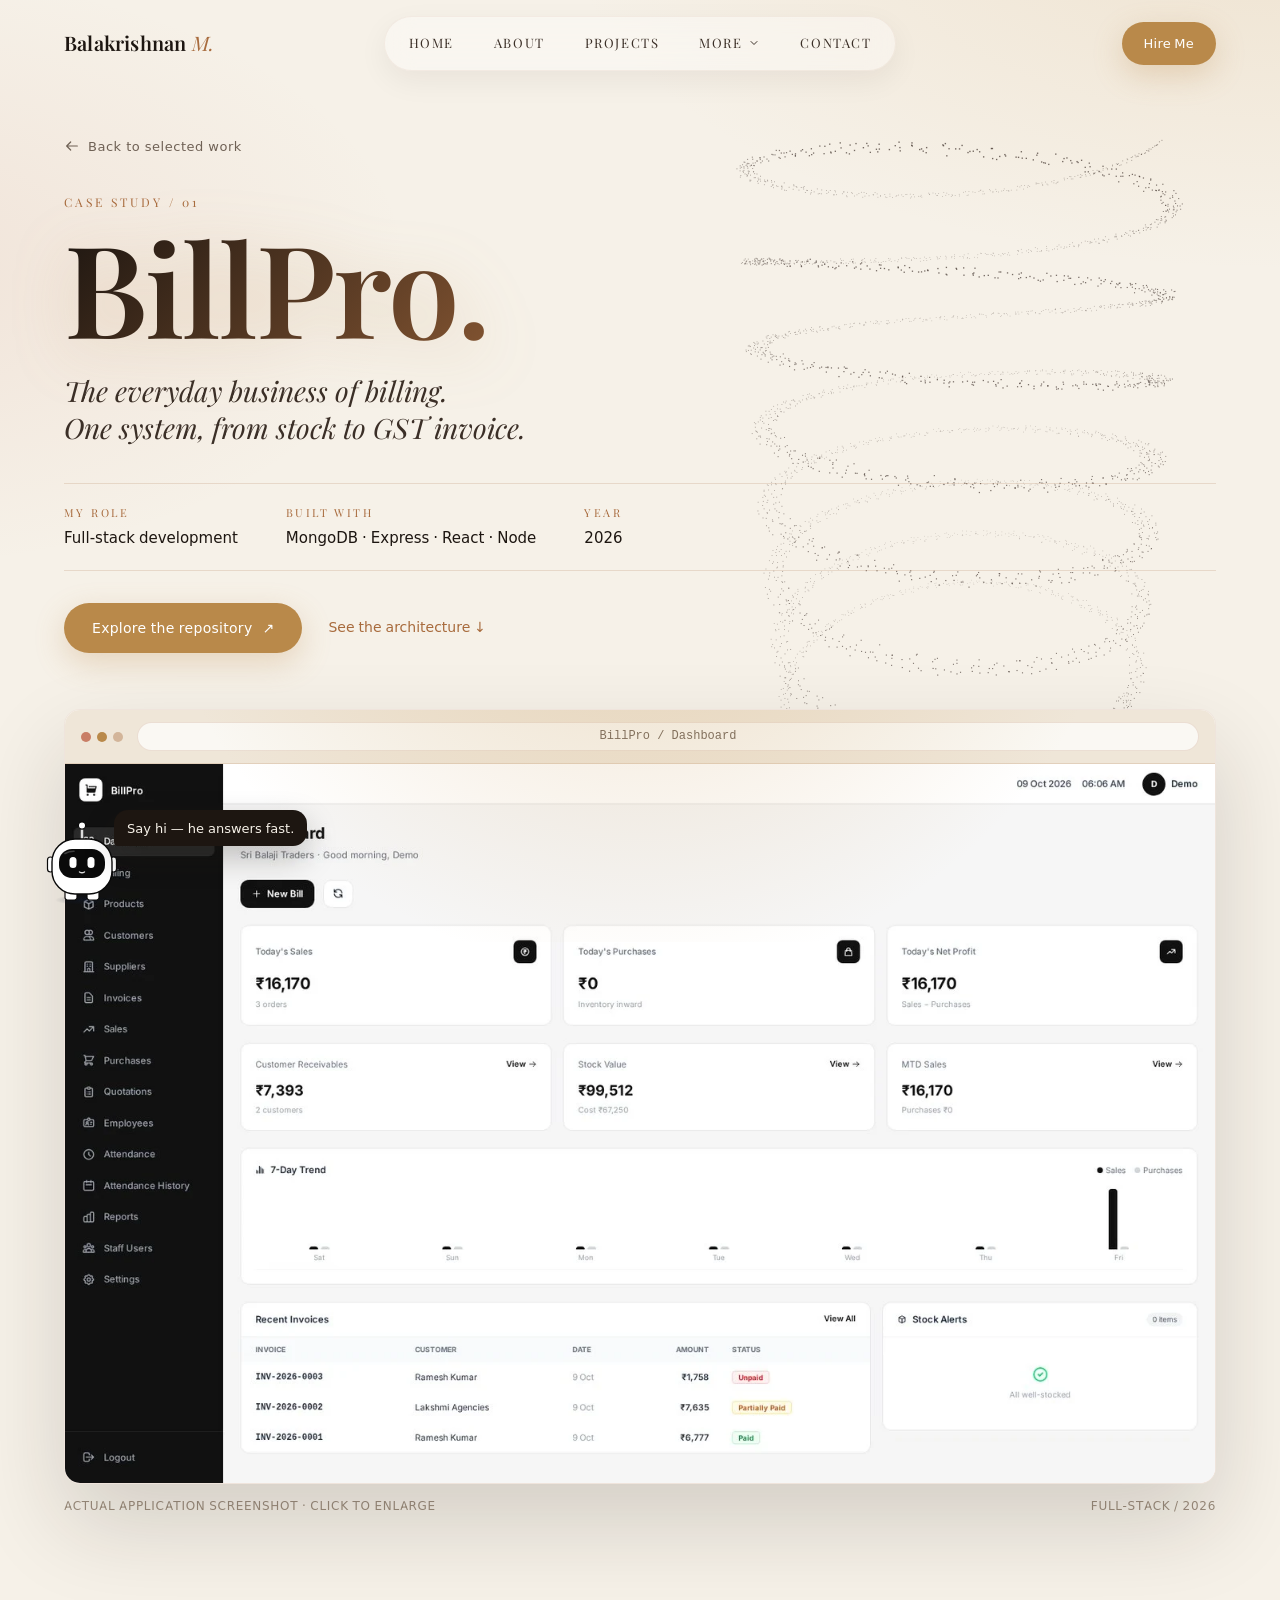
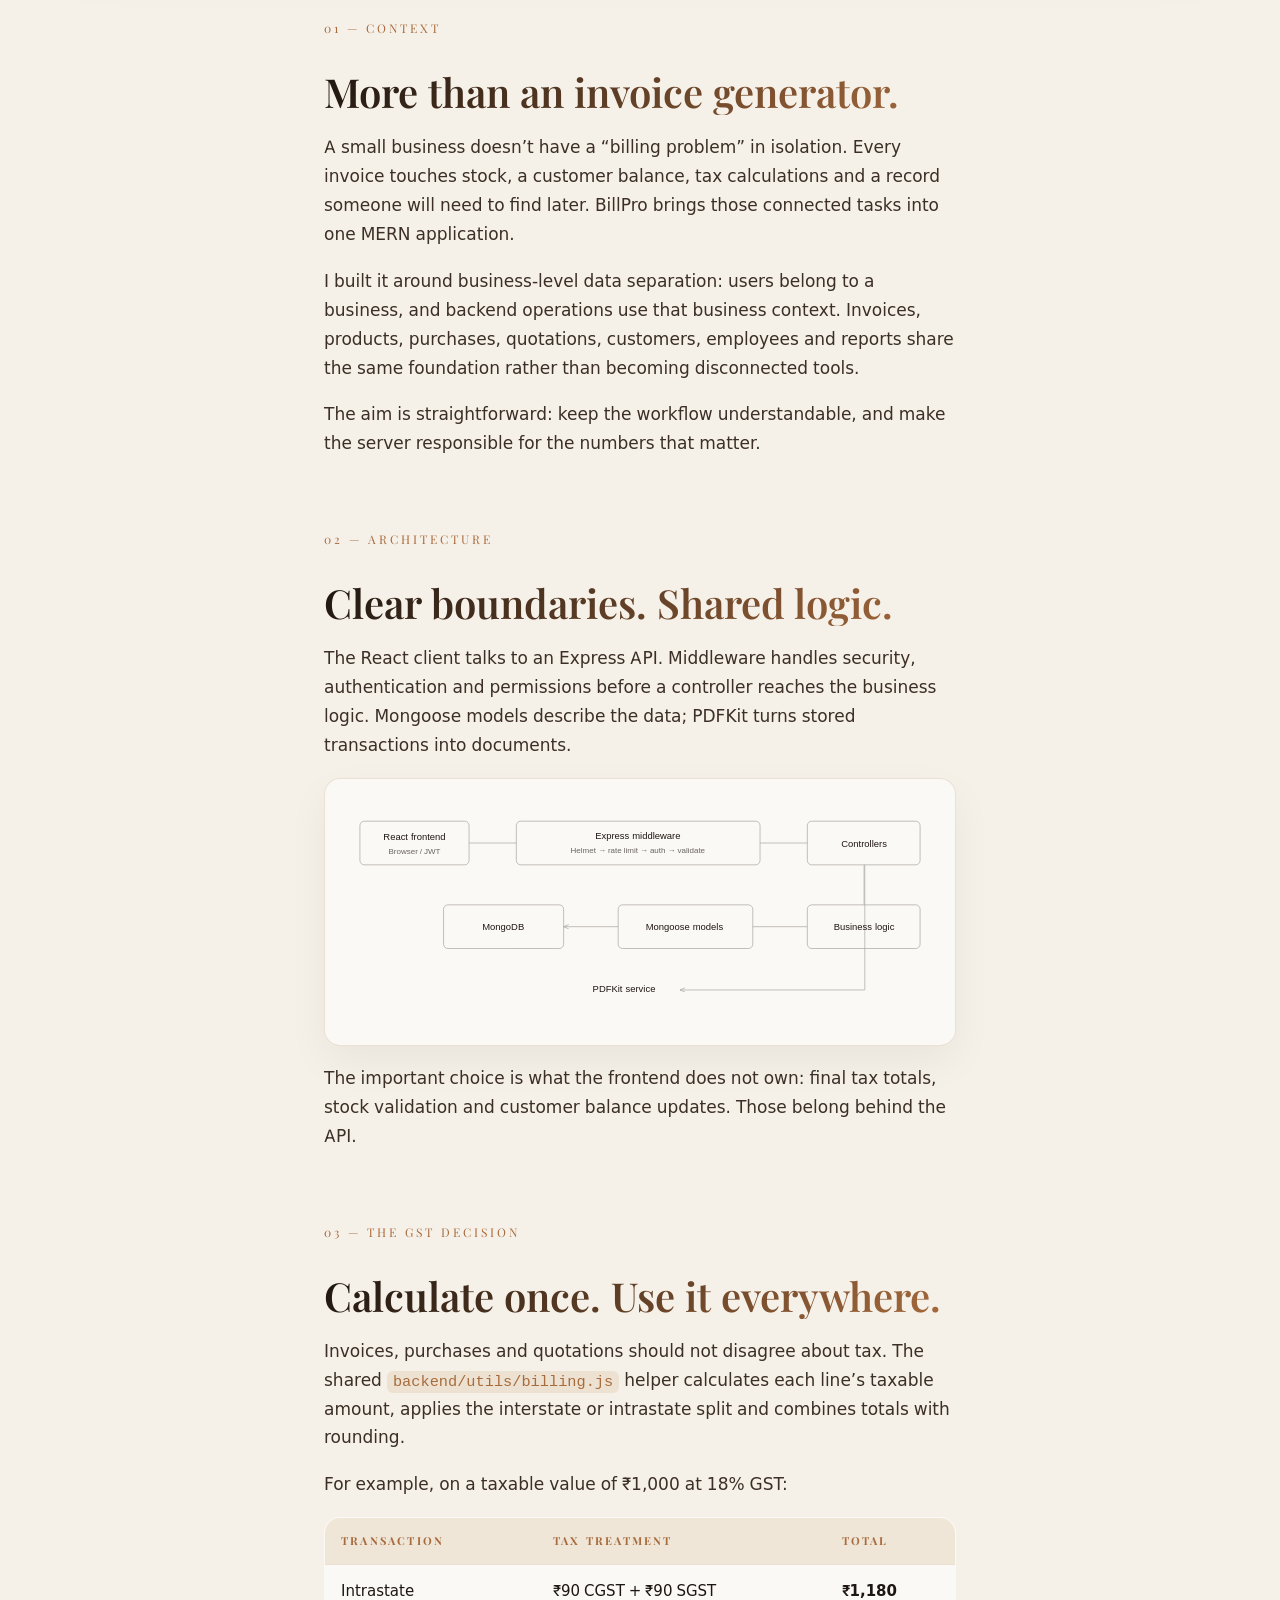
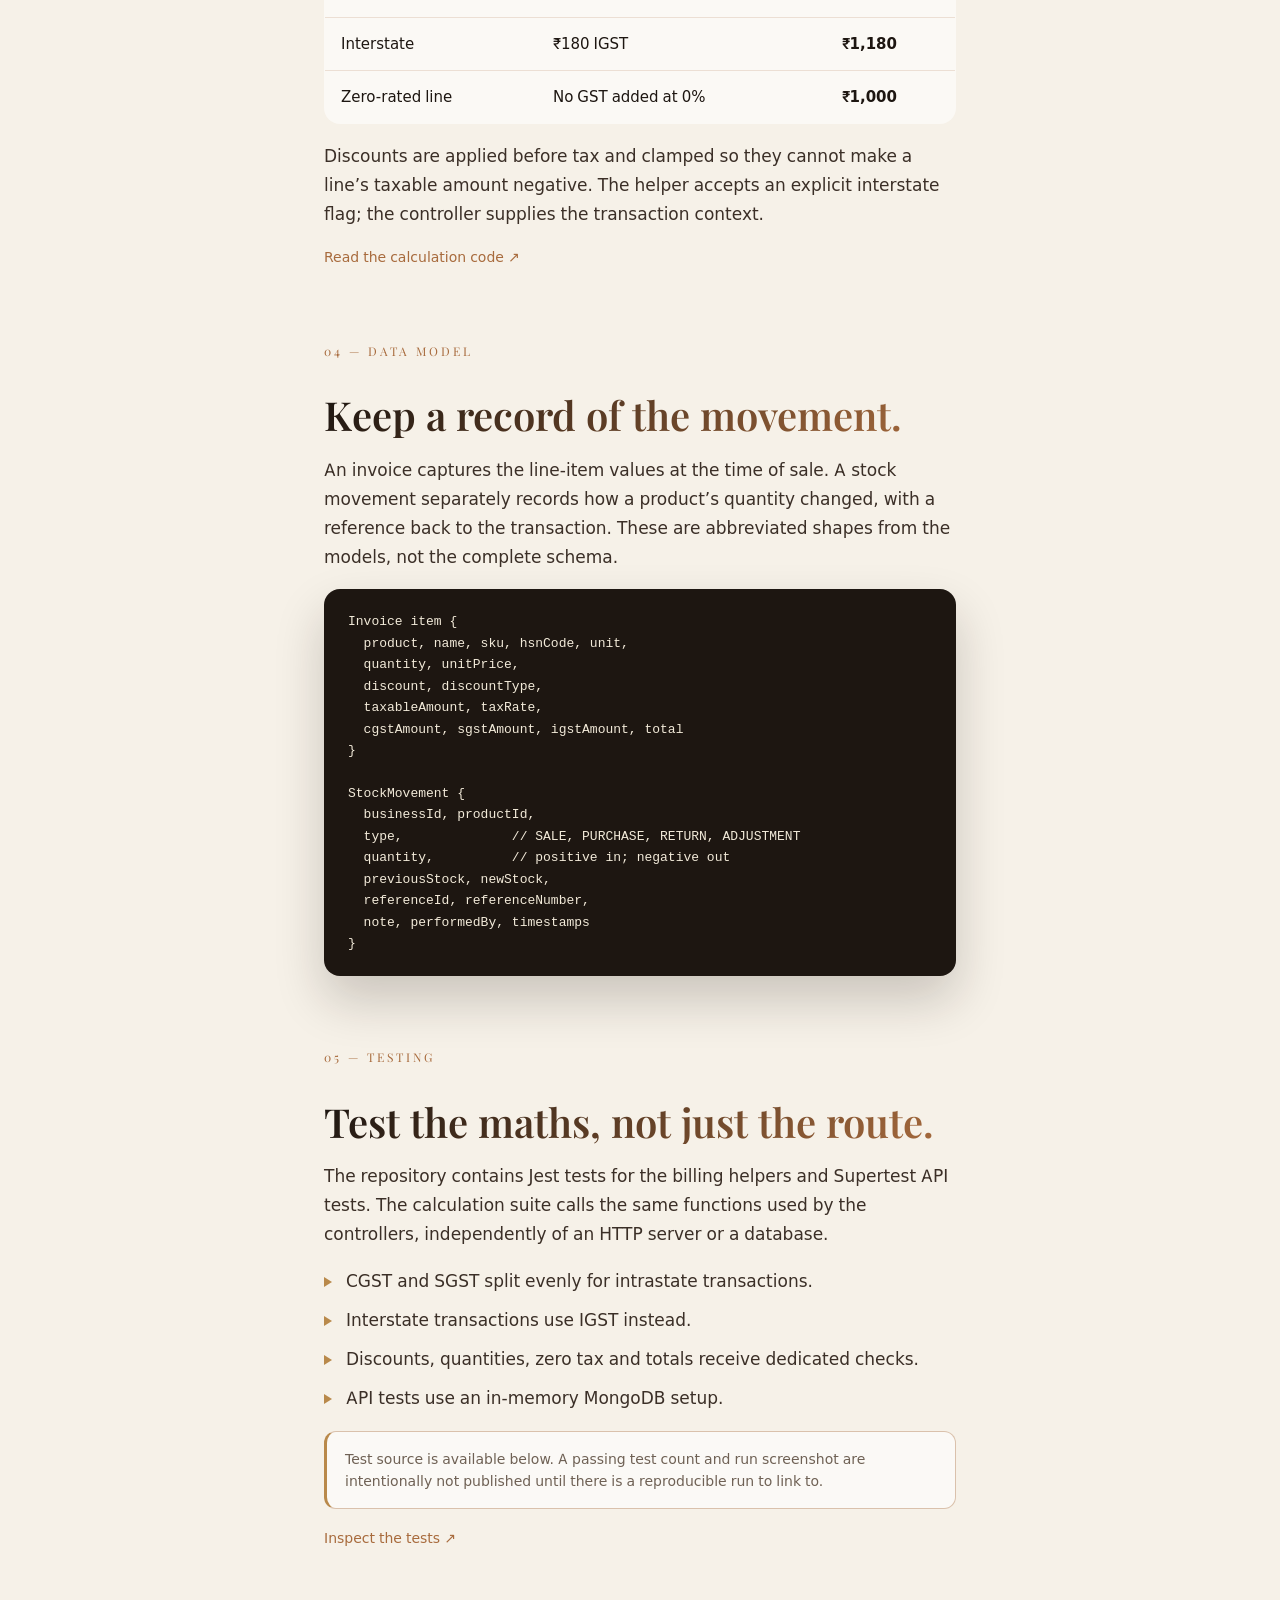
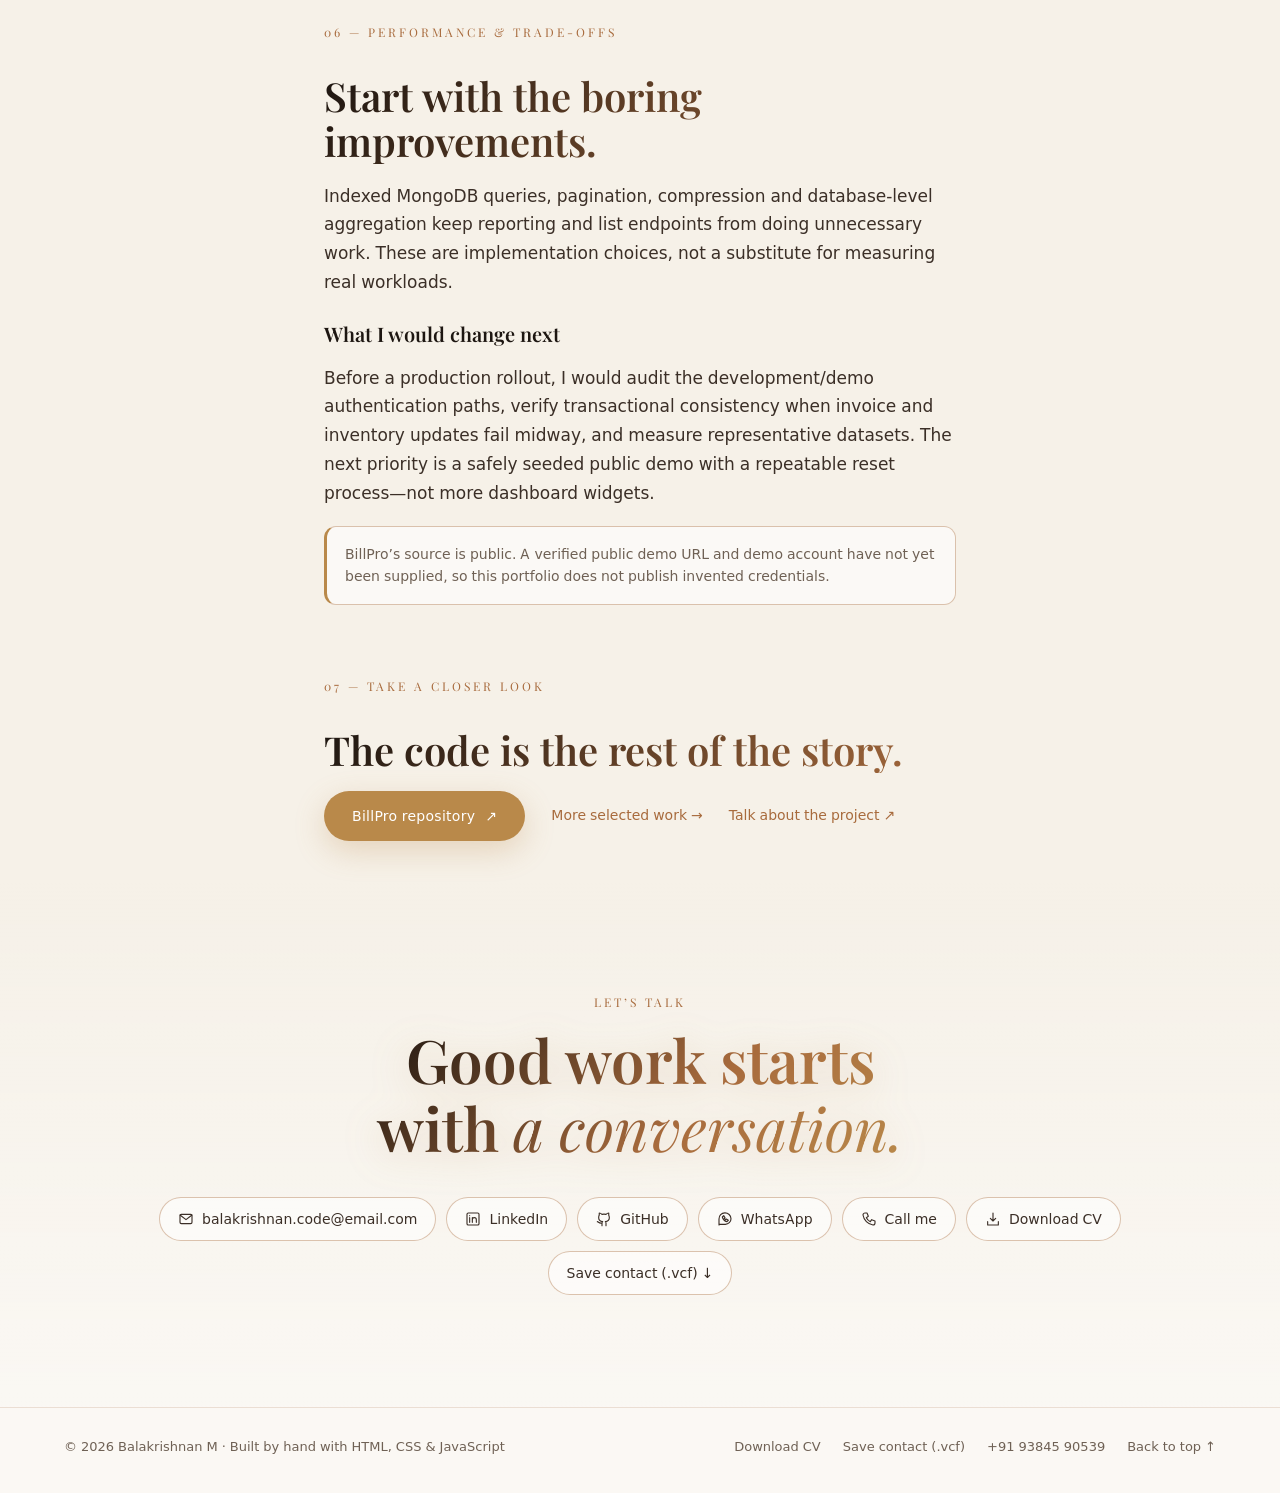
<file: work/billpro/index.html>
<!DOCTYPE html>
<html lang="en">
  <head>
    <meta charset="utf-8" />
    <meta content="2026-10-20-r8.3" name="build" />
    <meta content="width=device-width, initial-scale=1" name="viewport" />
    <title>BillPro — A MERN GST Billing Case Study | Balakrishnan M</title>
    <meta content="How Balakrishnan M built BillPro: shared GST calculations, stock tracking, Express middleware, Mongoose models and API testing." name="description" />
    <meta content="#f6f1e8" name="theme-color" />
    <meta content="article" property="og:type" />
    <meta content="BillPro — A MERN GST Billing Case Study | Balakrishnan M" property="og:title" />
    <meta content="How Balakrishnan M built BillPro: shared GST calculations, stock tracking, Express middleware, Mongoose models and API testing." property="og:description" />
    <meta content="../../assets/img/billpro.webp" property="og:image" />
    <meta content="summary_large_image" name="twitter:card" />
    <link href="../../assets/favicon.svg" rel="icon" type="image/svg+xml" />
    <link href="../../assets/icon-192.png" rel="apple-touch-icon" />
    <link href="../../site.webmanifest" rel="manifest" />
    <link as="font" crossorigin href="../../assets/fonts/playfair-display.woff2" rel="preload" type="font/woff2" />
    <link as="font" crossorigin href="../../assets/fonts/inter.woff2" rel="preload" type="font/woff2" />
    <script>
      if (new URLSearchParams(location.search).has("embed")) document.documentElement.classList.add("is-embedded");
    </script>
    <link href="../../css/site.css" rel="stylesheet" />
    <link href="../../css/case.css" rel="stylesheet" />
    <link href="../../css/opening.css" rel="stylesheet" />
    <link href="../../css/print.css" rel="stylesheet" media="print" />
    <script src="../../js/site.js" type="module"></script>
    <script type="application/ld+json">
      {
        "@context": "https://schema.org",
        "@type": "Person",
        "name": "Balakrishnan M",
        "jobTitle": "MERN Stack Developer",
        "address": {
          "@type": "PostalAddress",
          "addressLocality": "Chennai",
          "addressRegion": "Tamil Nadu",
          "addressCountry": "IN"
        },
        "sameAs": [
          "https://github.com/Bala-self",
          "https://www.linkedin.com/in/balakrishnan-m-509aa8423/"
        ],
        "email": "balakrishnan.code@email.com"
      }
    </script>
    <noscript>
      <style>
        .js-only { display: none; }
        [data-reveal] { opacity: 1 !important; transform: none !important; filter: none !important; }
      </style>
    </noscript>
  </head>
  <body class="case-page" id="top">
    <a class="skip-link" href="#main">Skip to content</a>

    <div aria-hidden="true" class="particle-field"><canvas data-field></canvas></div>

    <header class="site-header" data-header>
      <div class="header-row">
        <a aria-label="Balakrishnan M — home" class="brand" href="/">Balakrishnan <em>M.</em></a>

        <nav aria-label="Primary" class="pill-nav" data-nav>
          <a href="/">Home</a>
          <a href="/#about">About</a>
          <a href="/#projects">Projects</a>
          <button aria-controls="more-menu" aria-expanded="false" class="pill-more" data-more type="button">More <svg aria-hidden="true" viewBox="0 0 24 24"><path d="M6 9l6 6 6-6"></path></svg></button>
          <a href="/#contact">Contact</a>

          <div class="more-menu" data-more-panel hidden id="more-menu">
            <div class="more-tiles">
              <a class="more-tile" href="/#skills" style="--tile: #b9894a"><span class="more-tile-art"></span><span class="more-tile-copy"><b>Skills</b><small>Frontend, backend, databases and the tools in between.</small></span></a>
              <a class="more-tile" href="/#journey" style="--tile: #a86b3d"><span class="more-tile-art"></span><span class="more-tile-copy"><b>Journey</b><small>School, engineering, then the internship.</small></span></a>
              <a class="more-tile" href="/#certifications" style="--tile: #c97e66"><span class="more-tile-art"></span><span class="more-tile-copy"><b>Certifications</b><small>Two of them, both earned.</small></span></a>
              <a class="more-tile" href="/#repos" style="--tile: #8b3a3a"><span class="more-tile-art"></span><span class="more-tile-copy"><b>Code Chronicles</b><small>Repositories, in the open.</small></span></a>
            </div>
            <div class="more-list">
              <a class="more-item" download href="../../cv/Balakrishnan_M_MERN_Developer.pdf"><span class="more-icon">↓</span><span><b>Download CV</b><small>PDF, one page.</small></span><i>→</i></a>
              <a class="more-item" href="./"><span class="more-icon">▤</span><span><b>BillPro case study</b><small>How the GST billing app was built.</small></span><i>→</i></a>
              <a class="more-item" download href="../../Balakrishnan-M.vcf"><span class="more-icon">☎</span><span><b>Save contact</b><small>.vcf for your phone.</small></span><i>→</i></a>
            </div>
          </div>
        </nav>

        <div class="header-actions">
          <a class="hire" href="mailto:balakrishnan.code@email.com?subject=Let%E2%80%99s%20work%20together&amp;body=Hi%20Balakrishnan%2C%0A%0AI%20came%20across%20your%20portfolio%20and%20would%20like%20to%20discuss%20a%20potential%20opportunity.">Hire Me</a>
          <button aria-controls="mobile-menu" aria-expanded="false" aria-label="Open menu" class="menu-button js-only" data-menu-open type="button"><svg aria-hidden="true" viewBox="0 0 24 24"><path d="M4 7h16M4 12h16M4 17h16"></path></svg></button>
        </div>
      </div>
    </header>

    <div aria-hidden="true" class="mobile-menu" data-mobile-menu id="mobile-menu">
      <div class="mobile-menu-head">
        <span class="brand">Balakrishnan <em>M.</em></span>
        <button aria-label="Close menu" class="menu-button" data-menu-close type="button"><svg aria-hidden="true" viewBox="0 0 24 24"><path d="m6 6 12 12M18 6 6 18"></path></svg></button>
      </div>
      <nav aria-label="Sections">
        <a href="/">Home</a>
        <a href="/#about">About</a>
        <a href="/#projects">Projects</a>
        <a href="/#skills">Skills</a>
        <a href="/#journey">Journey</a>
        <a href="/#certifications">Certifications</a>
        <a href="/#repos">Code Chronicles</a>
        <a href="/#contact">Contact</a>
      </nav>
      <div class="mobile-menu-foot">
        <a class="hire" href="mailto:balakrishnan.code@email.com">Hire Me</a>
        <a class="ghost" download href="../../cv/Balakrishnan_M_MERN_Developer.pdf">View Resume</a>
      </div>
    </div>

    <main id="main">
      <section aria-labelledby="case-title" class="case-hero section-inner">
        <a class="case-back" href="/#projects"><svg aria-hidden="true" class="icon" viewBox="0 0 24 24"><path d="M20 12H4m6 6-6-6 6-6"></path></svg> Back to selected work</a>
        <span class="eyebrow">Case study / 01</span>
        <h1 id="case-title">BillPro.</h1>
        <p class="case-subtitle" data-reveal>The everyday business of billing.<br />One system, from stock to GST invoice.</p>
        <dl class="case-meta" data-reveal>
          <div>
            <dt>My role</dt>
            <dd>Full-stack development</dd>
          </div>
          <div>
            <dt>Built with</dt>
            <dd>MongoDB · Express · React · Node</dd>
          </div>
          <div>
            <dt>Year</dt>
            <dd>2026</dd>
          </div>
        </dl>
        <div class="project-links" data-reveal>
          <a class="btn-solid" href="https://github.com/Bala-self/billing-software" rel="noopener noreferrer" target="_blank">Explore the repository <span aria-hidden="true">↗</span></a>
          <a class="text-link" href="#architecture">See the architecture ↓</a>
        </div>

        <figure class="case-cover" data-reveal>
          <div class="browser">
            <div class="browser-chrome">
              <span aria-hidden="true" class="browser-dots"><i></i><i></i><i></i></span>
              <span class="browser-url">BillPro / Dashboard</span>
            </div>
            <a aria-label="Enlarge BillPro dashboard screenshot" data-lightbox href="../../assets/img/billpro.webp">
              <img alt="BillPro dashboard: sales, purchases, receivables, stock value and recent invoices" fetchpriority="high" height="900" loading="eager" sizes="(max-width: 639px) calc(100vw - 40px), (max-width: 1259px) 92vw, 1200px" src="../../assets/img/billpro.webp" srcset="../../assets/img/billpro-400.webp 400w, ../../assets/img/billpro-800.webp 800w, ../../assets/img/billpro.webp 1440w" width="1440" />
            </a>
          </div>
          <figcaption class="media-caption">
            <span>Actual application screenshot · click to enlarge</span>
            <span>Full-stack / 2026</span>
          </figcaption>
        </figure>
      </section>

      <div class="section-inner">
        <div class="case-content">
          <section aria-labelledby="context-title" class="case-block" data-reveal>
            <span class="eyebrow">01 — Context</span>
            <h2 id="context-title">More than an invoice generator.</h2>
            <p>A small business doesn’t have a “billing problem” in isolation. Every invoice touches stock, a customer balance, tax calculations and a record someone will need to find later. BillPro brings those connected tasks into one MERN application.</p>
            <p>I built it around business-level data separation: users belong to a business, and backend operations use that business context. Invoices, products, purchases, quotations, customers, employees and reports share the same foundation rather than becoming disconnected tools.</p>
            <p>The aim is straightforward: keep the workflow understandable, and make the server responsible for the numbers that matter.</p>
          </section>

          <section aria-labelledby="architecture-title" class="case-block" id="architecture" data-reveal>
            <span class="eyebrow">02 — Architecture</span>
            <h2 id="architecture-title">Clear boundaries. Shared logic.</h2>
            <p>The React client talks to an Express API. Middleware handles security, authentication and permissions before a controller reaches the business logic. Mongoose models describe the data; PDFKit turns stored transactions into documents.</p>
            <div class="architecture">
              <svg aria-labelledby="arch-title arch-desc" role="img" viewBox="0 0 800 300" xmlns="http://www.w3.org/2000/svg">
                <title id="arch-title">BillPro request architecture</title>
                <desc id="arch-desc">React browser sends an HTTP request through Helmet, rate limiting, authentication, permissions and validation to Express controllers. Controllers use Mongoose models to access MongoDB and a PDFKit service to generate documents.</desc>
                <defs>
                  <marker id="arr" markerHeight="8" markerWidth="8" orient="auto" refX="7" refY="3">
                    <path d="M0 0 7 3 0 6" fill="none" stroke="currentColor"></path>
                  </marker>
                </defs>
                <g fill="none" opacity=".35" stroke="currentColor">
                  <rect height="60" rx="6" width="150" x="15" y="25"></rect>
                  <rect height="60" rx="6" width="335" x="230" y="25"></rect>
                  <rect height="60" rx="6" width="155" x="630" y="25"></rect>
                  <rect height="60" rx="6" width="155" x="630" y="140"></rect>
                  <rect height="60" rx="6" width="185" x="370" y="140"></rect>
                  <rect height="60" rx="6" width="165" x="130" y="140"></rect>
                  <path d="M165 55h65m335 0h65m78 30v55m-78 30h-75m-185 0h-75" marker-end="url(#arr)"></path>
                  <path d="M709 85v172H455" marker-end="url(#arr)"></path>
                </g>
                <g fill="currentColor" font-family="Inter, Arial, sans-serif" font-size="13" text-anchor="middle">
                  <text x="90" y="51">React frontend</text>
                  <text font-size="11" opacity=".65" x="90" y="70">Browser / JWT</text>
                  <text x="397" y="49">Express middleware</text>
                  <text font-size="11" opacity=".65" x="397" y="69">Helmet → rate limit → auth → validate</text>
                  <text x="708" y="61">Controllers</text>
                  <text x="708" y="175">Business logic</text>
                  <text x="461" y="175">Mongoose models</text>
                  <text x="212" y="175">MongoDB</text>
                  <text x="378" y="260">PDFKit service</text>
                </g>
              </svg>
            </div>
            <p>The important choice is what the frontend does not own: final tax totals, stock validation and customer balance updates. Those belong behind the API.</p>
          </section>

          <section aria-labelledby="gst-title" class="case-block" data-reveal>
            <span class="eyebrow">03 — The GST decision</span>
            <h2 id="gst-title">Calculate once. Use it everywhere.</h2>
            <p>Invoices, purchases and quotations should not disagree about tax. The shared <code>backend/utils/billing.js</code> helper calculates each line’s taxable amount, applies the interstate or intrastate split and combines totals with rounding.</p>
            <p>For example, on a taxable value of ₹1,000 at 18% GST:</p>
            <table class="gst-table">
              <thead>
                <tr>
                  <th scope="col">Transaction</th>
                  <th scope="col">Tax treatment</th>
                  <th scope="col">Total</th>
                </tr>
              </thead>
              <tbody>
                <tr>
                  <td>Intrastate</td>
                  <td>₹90 CGST + ₹90 SGST</td>
                  <td>₹1,180</td>
                </tr>
                <tr>
                  <td>Interstate</td>
                  <td>₹180 IGST</td>
                  <td>₹1,180</td>
                </tr>
                <tr>
                  <td>Zero-rated line</td>
                  <td>No GST added at 0%</td>
                  <td>₹1,000</td>
                </tr>
              </tbody>
            </table>
            <p>Discounts are applied before tax and clamped so they cannot make a line’s taxable amount negative. The helper accepts an explicit interstate flag; the controller supplies the transaction context.</p>
            <div class="project-links">
              <a class="text-link" href="https://github.com/Bala-self/billing-software/blob/main/backend/utils/billing.js" rel="noopener noreferrer" target="_blank">Read the calculation code <span aria-hidden="true">↗</span></a>
            </div>
          </section>

          <section aria-labelledby="data-title" class="case-block" data-reveal>
            <span class="eyebrow">04 — Data model</span>
            <h2 id="data-title">Keep a record of the movement.</h2>
            <p>An invoice captures the line-item values at the time of sale. A stock movement separately records how a product’s quantity changed, with a reference back to the transaction. These are abbreviated shapes from the models, not the complete schema.</p>
            <pre aria-label="Abbreviated invoice and stock movement data shapes" class="code-block" tabindex="0"><code>Invoice item {
  product, name, sku, hsnCode, unit,
  quantity, unitPrice,
  discount, discountType,
  taxableAmount, taxRate,
  cgstAmount, sgstAmount, igstAmount, total
}

StockMovement {
  businessId, productId,
  type,              // SALE, PURCHASE, RETURN, ADJUSTMENT
  quantity,          // positive in; negative out
  previousStock, newStock,
  referenceId, referenceNumber,
  note, performedBy, timestamps
}</code></pre>
          </section>

          <section aria-labelledby="testing-title" class="case-block" data-reveal>
            <span class="eyebrow">05 — Testing</span>
            <h2 id="testing-title">Test the maths, not just the route.</h2>
            <p>The repository contains Jest tests for the billing helpers and Supertest API tests. The calculation suite calls the same functions used by the controllers, independently of an HTTP server or a database.</p>
            <ul>
              <li>CGST and SGST split evenly for intrastate transactions.</li>
              <li>Interstate transactions use IGST instead.</li>
              <li>Discounts, quantities, zero tax and totals receive dedicated checks.</li>
              <li>API tests use an in-memory MongoDB setup.</li>
            </ul>
            <div class="notice">Test source is available below. A passing test count and run screenshot are intentionally not published until there is a reproducible run to link to.</div>
            <div class="project-links">
              <a class="text-link" href="https://github.com/Bala-self/billing-software/tree/main/backend/tests" rel="noopener noreferrer" target="_blank">Inspect the tests <span aria-hidden="true">↗</span></a>
            </div>
          </section>

          <section aria-labelledby="perf-title" class="case-block" data-reveal>
            <span class="eyebrow">06 — Performance &amp; trade-offs</span>
            <h2 id="perf-title">Start with the boring improvements.</h2>
            <p>Indexed MongoDB queries, pagination, compression and database-level aggregation keep reporting and list endpoints from doing unnecessary work. These are implementation choices, not a substitute for measuring real workloads.</p>
            <h3>What I would change next</h3>
            <p>Before a production rollout, I would audit the development/demo authentication paths, verify transactional consistency when invoice and inventory updates fail midway, and measure representative datasets. The next priority is a safely seeded public demo with a repeatable reset process—not more dashboard widgets.</p>
            <div class="notice">BillPro’s source is public. A verified public demo URL and demo account have not yet been supplied, so this portfolio does not publish invented credentials.</div>
          </section>

          <section aria-labelledby="case-links" class="case-block" data-reveal>
            <span class="eyebrow">07 — Take a closer look</span>
            <h2 id="case-links">The code is the rest of the story.</h2>
            <div class="project-links">
              <a class="btn-solid" href="https://github.com/Bala-self/billing-software" rel="noopener noreferrer" target="_blank">BillPro repository <span aria-hidden="true">↗</span></a>
              <a class="text-link" href="/#projects">More selected work →</a>
              <a class="text-link" href="mailto:balakrishnan.code@email.com?subject=MERN%20role%20%E2%80%94%20%5BCompany%5D&amp;body=Hi%20Balakrishnan%2C%0A%0AI%20saw%20your%20portfolio%20and%20would%20like%20to%20discuss%20a%20MERN%20developer%20role.">Talk about the project ↗</a>
            </div>
          </section>
        </div>
      </div>

      <section aria-labelledby="contact-title" class="case-footer-cta" id="contact">
        <div class="section-inner" data-reveal>
          <span class="eyebrow">Let’s talk</span>
          <h2 class="h2 grad" id="contact-title">Good work starts with <em>a conversation.</em></h2>
          <div class="contact-direct">
            <a data-copy-email href="mailto:balakrishnan.code@email.com?subject=MERN%20role%20%E2%80%94%20%5BCompany%5D&amp;body=Hi%20Balakrishnan%2C%0A%0AI%20saw%20your%20portfolio%20and%20would%20like%20to%20discuss%20a%20MERN%20developer%20role."><svg aria-hidden="true" class="icon" viewBox="0 0 24 24"><rect height="14" rx="2" width="18" x="3" y="5"></rect><path d="m3 6 9 7 9-7"></path></svg> <span>balakrishnan.code@email.com</span></a>
            <a href="https://www.linkedin.com/in/balakrishnan-m-509aa8423/" rel="noopener noreferrer" target="_blank"><svg aria-hidden="true" class="icon" viewBox="0 0 24 24"><rect height="18" rx="2" width="18" x="3" y="3"></rect><path d="M7 10v7m0-10v.1M11 17v-7m0 3c0-4 6-4 6 0v4"></path></svg> LinkedIn</a>
            <a href="https://github.com/Bala-self" rel="noopener noreferrer" target="_blank"><svg aria-hidden="true" class="icon" viewBox="0 0 24 24"><path d="M9 22v-4c-5 1-5-2-7-2m13 6v-4c0-1-.3-2-1-2 3-.4 6-2 6-6 0-2-.5-3-1-4 .3-1 .3-2 0-3-2 0-3 1-4 2a12 12 0 0 0-6 0C8 4 7 3 5 3c-.3 1-.3 2 0 3-1 1-1 2-1 4 0 4 3 5.6 6 6-1 .5-1 1-1 2"></path></svg> GitHub</a>
            <a href="https://wa.me/919384590539?text=Hi%20Balakrishnan%2C%20I%20saw%20your%20portfolio%20and%20would%20like%20to%20discuss%20a%20role." rel="noopener noreferrer" target="_blank"><svg aria-hidden="true" class="icon" viewBox="0 0 24 24"><path d="M21 11.5a8.5 8.5 0 0 1-8.5 8.5H4l-1 1V12A9 9 0 1 1 21 11.5Z"></path><path d="M8 9c1 4 3 6 7 7l2-2-3-2-1 1-2-2 1-1-2-3Z"></path></svg> WhatsApp</a>
            <a href="tel:+919384590539"><svg aria-hidden="true" class="icon" viewBox="0 0 24 24"><path d="M6 3h3l2 5-3 2a14 14 0 0 0 6 6l2-3 5 2v3a3 3 0 0 1-3 3A18 18 0 0 1 3 6a3 3 0 0 1 3-3Z"></path></svg> Call me</a>
            <a download href="../../cv/Balakrishnan_M_MERN_Developer.pdf"><svg aria-hidden="true" class="icon" viewBox="0 0 24 24"><path d="M12 3v12m-4-4 4 4 4-4M4 16v5h16v-5"></path></svg> Download CV</a>
            <a download href="../../Balakrishnan-M.vcf">Save contact (.vcf) ↓</a>
          </div>
        </div>
      </section>
    </main>

    <footer class="site-footer">
      <p>© 2026 Balakrishnan M · Built by hand with HTML, CSS &amp; JavaScript</p>
      <nav aria-label="Footer links">
        <a download href="../../cv/Balakrishnan_M_MERN_Developer.pdf">Download CV</a>
        <a download href="../../Balakrishnan-M.vcf">Save contact (.vcf)</a>
        <a href="tel:+919384590539">+91 93845 90539</a>
        <a href="#top">Back to top ↑</a>
      </nav>
    </footer>

    <div aria-live="polite" class="toast" hidden role="status"></div>

    <dialog aria-label="Project screenshot" class="image-viewer">
      <div class="image-viewer-head">
        <p class="mono">Detail</p>
        <button aria-label="Close screenshot" class="menu-button image-close" type="button"><svg aria-hidden="true" viewBox="0 0 24 24"><path d="m6 6 12 12M18 6 6 18"></path></svg></button>
      </div>
      <img alt="" />
      <p class="image-viewer-caption mono"></p>
    </dialog>
  </body>
</html>
</file>
<file: css/site.css>
/*
 * site.css — home page stylesheet (r8).
 *
 * Layout and motion follow the reference portfolio section by section
 * (intro overlay, right-half particle field, pill header with mega-menu,
 * hero with floating frame, bento about, sticky-detail projects, skill bars,
 * scrubbed timeline, horizontal certificates, repo cards, big-type contact)
 * but on a warm light palette with a gold accent, per the brief.
 *
 * Order: fonts → tokens → base → header → intro/field → hero → about bento →
 * projects → skills → journey → certifications → repos → contact → footer →
 * shared widgets → keyframes → reduced motion → breakpoints.
 */

/* ------------------------------------------------------------ fonts */
@font-face {
  font-family: "Playfair Display";
  font-style: normal;
  font-weight: 400 700;
  font-display: swap;
  src: url("../assets/fonts/playfair-display.woff2") format("woff2");
}
@font-face {
  font-family: "Playfair Display";
  font-style: italic;
  font-weight: 400 700;
  font-display: swap;
  src: url("../assets/fonts/playfair-display-italic.woff2") format("woff2");
}
@font-face {
  font-family: "Inter";
  font-style: normal;
  font-weight: 100 900;
  font-display: swap;
  src: url("../assets/fonts/inter.woff2") format("woff2");
}
@font-face {
  font-family: "Rochester";
  font-style: normal;
  font-weight: 400;
  font-display: swap;
  src: url("../assets/fonts/rochester.woff2") format("woff2");
}

/* ----------------------------------------------------------- tokens */
:root {
  --bg: #f6f1e8;
  --bg-deep: #efe6d8;
  --surface: rgba(255, 255, 255, 0.55);
  --surface-strong: rgba(255, 255, 255, 0.82);
  --ink: #1d1611;
  --ink-soft: #3b2f27;
  --muted: #6f6155;
  --dim: #9c8d7d;
  --gold: #b9894a;
  --gold-glow: #d4af7a;
  --gold-soft: rgba(185, 137, 74, 0.14);
  --bronze: #a86b3d;
  --rose: #c97e66;
  --line: rgba(168, 107, 61, 0.18);
  --line-strong: rgba(168, 107, 61, 0.4);

  --serif: "Playfair Display", Georgia, "Times New Roman", serif;
  --sans: "Inter", system-ui, -apple-system, "Segoe UI", Roboto, sans-serif;
  --script: "Rochester", "Brush Script MT", cursive;

  --ease-out: cubic-bezier(0.22, 1, 0.36, 1);
  --ease-bounce: cubic-bezier(0.34, 1.56, 0.64, 1);
  --ease-curtain: cubic-bezier(0.76, 0, 0.24, 1);

  --header-h: 80px;

  /* Compatibility tokens for css/opening.css (shooting-star opening + Bit),
     mapped onto this page's palette. */
  --bg-raised: #ffffff;
  --surface-2: #f1eadf;
  --ink-2: var(--ink-soft);
  --ink-3: var(--muted);
  --accent: var(--gold);
  --accent-ink: #ffffff;
  --accent-soft: var(--gold-soft);
  --font-sans: var(--sans);
  --font-mono: "JetBrains Mono", ui-monospace, SFMono-Regular, Menlo, monospace;
  --fs-12: 0.75rem;
  --fs-13: 0.8125rem;
  --fs-14: 0.875rem;
  --r-1: 8px;
  --r-2: 12px;
  --r-3: 16px;
  --r-pill: 999px;
  --shadow-1: 0 10px 30px rgba(29, 22, 17, 0.08);
  --shadow-2: 0 30px 60px -30px rgba(29, 22, 17, 0.4);
  --mobile-bar-h: 0px;
  --z-opening: 210;
  --pad-x: clamp(24px, 6vw, 64px);
  --radius: 16px;
  --radius-lg: 24px;
}

/* ------------------------------------------------------------- base */
*,
*::before,
*::after {
  box-sizing: border-box;
}
html {
  scroll-behavior: smooth;
  -webkit-text-size-adjust: 100%;
}
body {
  margin: 0;
  font-family: var(--sans);
  font-size: 16px;
  line-height: 1.6;
  color: var(--ink);
  background: var(--bg);
  background-image: radial-gradient(1200px 600px at 100% -10%, rgba(212, 175, 122, 0.22), transparent 60%),
    radial-gradient(900px 500px at -10% 30%, rgba(201, 126, 102, 0.12), transparent 60%);
  background-attachment: fixed;
  overflow-x: hidden;
}
body.menu-open {
  overflow: hidden;
}
img,
svg {
  display: block;
  max-width: 100%;
}
img {
  height: auto;
}
a {
  color: inherit;
  text-decoration: none;
}
button {
  font: inherit;
  color: inherit;
  background: none;
  border: 0;
  padding: 0;
  cursor: pointer;
}
h1,
h2,
h3,
h4 {
  font-family: var(--serif);
  font-weight: 600;
  line-height: 1.12;
  margin: 0;
}
p {
  margin: 0;
}
ul {
  margin: 0;
  padding: 0;
  list-style: none;
}
/* The hidden attribute always wins — opening.css gives the chat and the
   toast a display value, and without this they could not be closed. */
[hidden] {
  display: none !important;
}
:focus-visible {
  outline: 2px solid var(--bronze);
  outline-offset: 3px;
  border-radius: 4px;
}
::selection {
  background: rgba(185, 137, 74, 0.3);
}

.skip-link {
  position: fixed;
  top: 12px;
  left: 12px;
  z-index: 200;
  padding: 10px 16px;
  background: var(--ink);
  color: var(--bg);
  border-radius: 999px;
  transform: translateY(-200%);
  transition: transform 0.2s;
}
.skip-link:focus {
  transform: none;
}

.mono {
  font-family: "JetBrains Mono", ui-monospace, SFMono-Regular, Menlo, monospace;
  font-size: 12px;
  letter-spacing: 0.04em;
}

/* Shared type */
.eyebrow {
  display: block;
  font-family: var(--serif);
  font-size: 12px;
  letter-spacing: 0.25em;
  text-transform: uppercase;
  color: var(--bronze);
  margin-bottom: 14px;
}
.h2 {
  font-size: clamp(2rem, 4.2vw, 3.25rem);
  font-weight: 600;
  margin-bottom: clamp(32px, 5vw, 64px);
}
.grad {
  background: linear-gradient(135deg, var(--ink) 0%, var(--bronze) 60%, var(--gold) 100%);
  -webkit-background-clip: text;
  background-clip: text;
  color: transparent;
  filter: drop-shadow(0 6px 18px rgba(185, 137, 74, 0.25));
}
.grad-accent {
  background: linear-gradient(135deg, var(--ink) 0%, var(--accent, var(--bronze)) 100%);
  -webkit-background-clip: text;
  background-clip: text;
  color: transparent;
}
.grad-rose {
  background: linear-gradient(135deg, var(--ink) 0%, var(--rose) 70%, var(--gold) 100%);
  -webkit-background-clip: text;
  background-clip: text;
  color: transparent;
}
.section-sub {
  max-width: 560px;
  color: var(--muted);
  margin: -24px 0 40px;
}

/* Layout */
.section {
  position: relative;
  z-index: 1;
  padding: clamp(64px, 9vw, 112px) var(--pad-x);
}
.section-inner {
  max-width: 1200px;
  margin: 0 auto;
}
.page-body {
  position: relative;
  z-index: 1;
}

/* Buttons */
.btn-solid,
.btn-outline,
.hire,
.ghost {
  display: inline-flex;
  align-items: center;
  gap: 10px;
  padding: 14px 28px;
  border-radius: 999px;
  font-size: 14px;
  font-weight: 500;
  letter-spacing: 0.02em;
  transition: transform 0.35s var(--ease-out), background 0.35s, color 0.35s, box-shadow 0.35s, border-color 0.35s;
}
.btn-solid,
.hire {
  background: var(--gold);
  color: #fff;
  box-shadow: 0 10px 30px rgba(185, 137, 74, 0.28);
}
.btn-solid:hover,
.hire:hover {
  background: var(--bronze);
  transform: translateY(-2px);
  box-shadow: 0 14px 34px rgba(168, 107, 61, 0.32);
}
.btn-outline,
.ghost {
  border: 1px solid var(--line-strong);
  color: var(--ink-soft);
  background: var(--surface);
}
.btn-outline:hover,
.ghost:hover {
  border-color: var(--gold);
  background: var(--gold-soft);
  transform: translateY(-2px);
}
.btn-outline svg,
.btn-solid svg {
  width: 16px;
  height: 16px;
  fill: none;
  stroke: currentColor;
  stroke-width: 1.8;
  stroke-linecap: round;
  stroke-linejoin: round;
}
.btn-solid.small,
.btn-outline.small {
  padding: 10px 18px;
  font-size: 13px;
}

/* Round socials */
.socials {
  display: flex;
  gap: 12px;
  flex-wrap: wrap;
}
.socials a {
  width: 40px;
  height: 40px;
  display: grid;
  place-items: center;
  border-radius: 50%;
  border: 1px solid var(--line);
  background: var(--surface);
  color: var(--ink-soft);
  transition: transform 0.3s var(--ease-out), border-color 0.3s, box-shadow 0.3s, color 0.3s;
}
.socials a svg {
  width: 16px;
  height: 16px;
  fill: currentColor;
}
.socials a svg[fill="none"] {
  fill: none;
}
.socials a:hover {
  border-color: var(--gold);
  color: var(--bronze);
  transform: translateY(-4px);
  box-shadow: 0 10px 24px rgba(185, 137, 74, 0.3);
}

/* ----------------------------------------------------------- header */
.site-header {
  position: fixed;
  inset: 0 0 auto 0;
  z-index: 60;
  padding: 16px var(--pad-x);
  pointer-events: none;
}
.header-row {
  max-width: 1200px;
  margin: 0 auto;
  display: grid;
  grid-template-columns: 1fr auto 1fr;
  align-items: center;
  gap: 16px;
}
.header-row > * {
  pointer-events: auto;
}
.brand {
  font-family: var(--serif);
  font-size: 20px;
  font-weight: 600;
  letter-spacing: 0.01em;
  justify-self: start;
}
.brand em {
  font-style: italic;
  color: var(--bronze);
}
.pill-nav {
  position: relative;
  display: flex;
  align-items: center;
  gap: 4px;
  padding: 6px;
  border-radius: 999px;
  background: rgba(255, 255, 255, 0.35);
  border: 1px solid rgba(168, 107, 61, 0.08);
  -webkit-backdrop-filter: blur(14px);
  backdrop-filter: blur(14px);
  box-shadow: 0 10px 30px rgba(29, 22, 17, 0.06);
  transition: background 0.4s, border-color 0.4s, box-shadow 0.4s;
}
.site-header.is-scrolled .pill-nav {
  background: rgba(255, 255, 255, 0.88);
  border-color: var(--line-strong);
  box-shadow: 0 12px 36px rgba(29, 22, 17, 0.1);
}
.pill-nav > a,
.pill-more {
  font-family: var(--serif);
  font-size: 13px;
  letter-spacing: 0.12em;
  text-transform: uppercase;
  padding: 10px 18px;
  border-radius: 999px;
  color: var(--ink-soft);
  display: inline-flex;
  align-items: center;
  gap: 6px;
  transition: background 0.3s, color 0.3s;
}
.pill-nav > a:hover,
.pill-more:hover,
.pill-nav > a.is-active,
.pill-more[aria-expanded="true"] {
  background: rgba(185, 137, 74, 0.14);
  color: var(--bronze);
}
.pill-more svg {
  width: 12px;
  height: 12px;
  fill: none;
  stroke: currentColor;
  stroke-width: 2;
  stroke-linecap: round;
  stroke-linejoin: round;
  transition: transform 0.3s;
}
.pill-more[aria-expanded="true"] svg {
  transform: rotate(180deg);
}

/* More ▾ mega menu */
.more-menu {
  position: absolute;
  top: calc(100% + 14px);
  left: 50%;
  width: min(860px, calc(100vw - 2 * var(--pad-x)));
  transform: translateX(-50%) translateY(10px);
  display: grid;
  grid-template-columns: 1.4fr 1fr;
  gap: 20px;
  padding: 20px;
  border-radius: 20px;
  background: rgba(255, 255, 255, 0.92);
  border: 1px solid var(--line);
  box-shadow: 0 30px 80px rgba(29, 22, 17, 0.16);
  -webkit-backdrop-filter: blur(18px);
  backdrop-filter: blur(18px);
  opacity: 0;
  visibility: hidden;
  transition: opacity 0.3s, transform 0.3s var(--ease-out), visibility 0.3s;
}
.more-menu.is-open {
  opacity: 1;
  visibility: visible;
  transform: translateX(-50%) translateY(0);
}
.more-tiles {
  display: grid;
  grid-template-columns: 1fr 1fr;
  gap: 12px;
}
.more-tile {
  position: relative;
  display: flex;
  flex-direction: column;
  justify-content: flex-end;
  min-height: 132px;
  padding: 16px;
  border-radius: 14px;
  overflow: hidden;
  border: 1px solid var(--line);
  background: var(--bg-deep);
  transition: transform 0.3s var(--ease-out), border-color 0.3s;
}
.more-tile:hover {
  transform: translateY(-3px);
  border-color: var(--tile);
}
.more-tile-art {
  position: absolute;
  inset: 0;
  background: radial-gradient(120px 90px at 85% 15%, var(--tile), transparent 70%),
    linear-gradient(160deg, rgba(255, 255, 255, 0.6), transparent 60%);
  opacity: 0.55;
  transition: opacity 0.3s, transform 0.6s var(--ease-out);
}
.more-tile:hover .more-tile-art {
  opacity: 0.85;
  transform: scale(1.06);
}
.more-tile-copy {
  position: relative;
  display: grid;
  gap: 2px;
}
.more-tile-copy b {
  font-family: var(--serif);
  font-size: 17px;
  font-weight: 600;
}
.more-tile-copy small {
  font-size: 12px;
  color: var(--muted);
  line-height: 1.45;
}
.more-list {
  display: grid;
  gap: 6px;
  align-content: start;
}
.more-item {
  display: grid;
  grid-template-columns: 40px 1fr auto;
  align-items: center;
  gap: 12px;
  min-height: 78px;
  padding: 10px 14px;
  border-radius: 14px;
  transition: background 0.3s;
}
.more-item:hover {
  background: var(--gold-soft);
}
.more-icon {
  width: 40px;
  height: 40px;
  display: grid;
  place-items: center;
  border-radius: 12px;
  border: 1px solid var(--line);
  color: var(--bronze);
  font-size: 16px;
  background: #fff;
}
.more-item b {
  display: block;
  font-size: 14px;
  font-weight: 600;
}
.more-item small {
  font-size: 12px;
  color: var(--muted);
}
.more-item i {
  font-style: normal;
  color: var(--dim);
  transition: transform 0.3s, color 0.3s;
}
.more-item:hover i {
  transform: translateX(4px);
  color: var(--bronze);
}

.header-actions {
  justify-self: end;
  display: flex;
  align-items: center;
  gap: 10px;
}
.hire {
  padding: 11px 22px;
  font-size: 13px;
}
.menu-button {
  width: 44px;
  height: 44px;
  display: none;
  place-items: center;
  border-radius: 50%;
  border: 1px solid var(--line-strong);
  background: rgba(255, 255, 255, 0.7);
  -webkit-backdrop-filter: blur(10px);
  backdrop-filter: blur(10px);
}
.menu-button svg {
  width: 20px;
  height: 20px;
  fill: none;
  stroke: currentColor;
  stroke-width: 1.8;
  stroke-linecap: round;
}

/* Mobile fullscreen menu */
.mobile-menu {
  position: fixed;
  inset: 0;
  z-index: 70;
  display: flex;
  flex-direction: column;
  padding: 16px var(--pad-x) 32px;
  background: rgba(246, 241, 232, 0.96);
  -webkit-backdrop-filter: blur(16px);
  backdrop-filter: blur(16px);
  opacity: 0;
  visibility: hidden;
  transform: translateY(-8px);
  transition: opacity 0.35s, transform 0.35s var(--ease-out), visibility 0.35s;
}
.mobile-menu.is-open {
  opacity: 1;
  visibility: visible;
  transform: none;
}
.mobile-menu-head {
  display: flex;
  justify-content: space-between;
  align-items: center;
  height: 48px;
}
.mobile-menu-head .menu-button {
  display: grid;
}
.mobile-menu nav {
  display: grid;
  gap: 4px;
  margin: auto 0;
}
.mobile-menu nav a {
  font-family: var(--serif);
  font-size: clamp(28px, 7vw, 40px);
  padding: 8px 0;
  border-bottom: 1px solid var(--line);
  opacity: 0;
  transform: translateY(12px);
  transition: opacity 0.4s, transform 0.5s var(--ease-out);
  transition-delay: calc(var(--i, 0) * 50ms);
}
.mobile-menu.is-open nav a {
  opacity: 1;
  transform: none;
}
.mobile-menu-foot {
  display: flex;
  gap: 10px;
  flex-wrap: wrap;
}

/* --------------------------------------------------- particle field */
.particle-field {
  position: fixed;
  inset: 0 0 0 auto;
  width: 50%;
  z-index: 0;
  pointer-events: none;
  mask-image: linear-gradient(90deg, transparent, #000 25%);
  -webkit-mask-image: linear-gradient(90deg, transparent, #000 25%);
}
.particle-field canvas {
  width: 100%;
  height: 100%;
}

/* ------------------------------------------------------------- hero */
.hero {
  position: relative;
  z-index: 1;
  min-height: 100vh;
  min-height: 100svh;
  display: flex;
  align-items: center;
  padding: calc(var(--header-h) + 40px) var(--pad-x) 64px;
}
.hero-grid {
  max-width: 1200px;
  margin: 0 auto;
  width: 100%;
  display: grid;
  grid-template-columns: 1.1fr 0.9fr;
  gap: 48px;
  align-items: center;
}
.hero-copy {
  max-width: 600px;
}
.hero-copy > * {
  opacity: 0;
  transform: translateY(18px);
  animation: rise 0.9s var(--ease-out) forwards;
}
.hero-copy > :nth-child(1) { animation-delay: 0.1s; }
.hero-copy > :nth-child(2) { animation-delay: 0.2s; }
.hero-copy > :nth-child(3) { animation-delay: 0.35s; }
.hero-copy > :nth-child(4) { animation-delay: 0.45s; }
.hero-copy > :nth-child(5) { animation-delay: 0.55s; }
.hero-copy > :nth-child(6) { animation-delay: 0.65s; }
.hero-copy > :nth-child(7) { animation-delay: 0.8s; }
.hero-title {
  font-size: clamp(2.6rem, 6vw, 4.6rem);
  font-weight: 600;
  letter-spacing: -0.01em;
  color: var(--ink);
}
.hero-title span {
  background: linear-gradient(135deg, var(--bronze), var(--gold) 60%, var(--gold-glow));
  -webkit-background-clip: text;
  background-clip: text;
  color: transparent;
  filter: drop-shadow(0 6px 18px rgba(185, 137, 74, 0.3));
}
.hero-typed-row {
  margin: 14px 0 22px;
  min-height: 1.6em;
}
.hero-typed {
  font-family: var(--serif);
  font-style: italic;
  font-size: clamp(1.25rem, 2.6vw, 1.9rem);
  color: var(--rose);
}
.caret {
  display: inline-block;
  width: 2px;
  height: 1em;
  margin-left: 4px;
  background: var(--rose);
  vertical-align: -0.12em;
  animation: caret 1s steps(2) infinite;
}
.hero-text {
  font-size: 17px;
  color: var(--muted);
  max-width: 540px;
}
.hero-current {
  margin-top: 14px;
  font-size: 14px;
  color: var(--muted);
}
.hero-current strong {
  color: var(--bronze);
  font-weight: 600;
}
.hero-actions {
  display: flex;
  gap: 14px;
  flex-wrap: wrap;
  margin: 30px 0 28px;
}

.hero-visual {
  position: relative;
  display: grid;
  place-items: center;
  min-height: 460px;
  transform-origin: center;
  will-change: opacity, transform;
}
.hero-blob {
  position: absolute;
  width: 460px;
  height: 460px;
  border-radius: 50%;
  background: radial-gradient(circle, rgba(212, 175, 122, 0.45), rgba(201, 126, 102, 0.15) 45%, transparent 70%);
  filter: blur(30px);
  animation: intro-breathe 6s ease-in-out infinite;
}
.hero-frame-ghost {
  position: absolute;
  width: 300px;
  height: 390px;
  border: 1px solid var(--line-strong);
  border-radius: 18px;
  transform: rotate(6deg);
}
.hero-frame {
  position: relative;
  margin: 0;
  width: 300px;
  height: 390px;
  border-radius: 18px;
  overflow: hidden;
  border: 2px solid var(--gold);
  box-shadow: 0 30px 70px rgba(29, 22, 17, 0.22), 0 0 0 8px rgba(255, 255, 255, 0.5);
  animation: float 5s ease-in-out infinite;
  background: var(--bg-deep);
}
.hero-frame img {
  width: 100%;
  height: 100%;
  object-fit: cover;
  object-position: top;
  transition: transform 0.6s var(--ease-out);
}
/* Pointer effect: the frame tilts towards the cursor (js sets --rx/--ry),
   the portrait pushes forward and a glare sweeps across. */
.hero-frame-tilt {
  position: relative;
  transform-style: preserve-3d;
  transform: perspective(900px) rotateX(var(--rx, 0deg)) rotateY(var(--ry, 0deg));
  transition: transform 0.25s ease-out;
  border-radius: 18px;
}
.hero-visual.is-tilting .hero-frame-tilt {
  transition: none;
}
.hero-visual.is-tilting .hero-frame img {
  transform: scale(1.06) translateZ(30px);
}
.hero-glare {
  position: absolute;
  inset: 0;
  pointer-events: none;
  border-radius: inherit;
  background: radial-gradient(240px 240px at var(--gx, 50%) var(--gy, 50%), rgba(255, 255, 255, 0.45), rgba(255, 255, 255, 0) 70%);
  opacity: 0;
  mix-blend-mode: soft-light;
  transition: opacity 0.4s;
}
.hero-visual.is-tilting .hero-glare {
  opacity: 1;
}
/* Rotating gold ring behind the frame */
.hero-ring {
  position: absolute;
  width: 420px;
  height: 420px;
  border-radius: 50%;
  border: 1px dashed rgba(185, 137, 74, 0.45);
  animation: globe-spin 40s linear infinite;
}
.hero-ring::before,
.hero-ring::after {
  content: "";
  position: absolute;
  width: 10px;
  height: 10px;
  border-radius: 50%;
  background: var(--gold);
  box-shadow: 0 0 16px var(--gold-glow);
  top: -5px;
  left: calc(50% - 5px);
}
.hero-ring::after {
  top: auto;
  bottom: -5px;
  background: var(--rose);
}
/* While hero-parallax.js drives the float, hand the keyframe over to it. */
html.hero-parallax .hero-frame {
  animation: none;
  transform: rotate(-3deg);
}
html.hero-parallax .hero-blob {
  animation: none;
}
.corner {
  position: absolute;
  width: 28px;
  height: 28px;
  border-color: #fff;
  border-style: solid;
  border-width: 0;
  filter: drop-shadow(0 1px 4px rgba(0, 0, 0, 0.35));
}
.corner-tl {
  top: 14px;
  left: 14px;
  border-top-width: 2px;
  border-left-width: 2px;
}
.corner-br {
  right: 14px;
  bottom: 14px;
  border-bottom-width: 2px;
  border-right-width: 2px;
}

/* ------------------------------------------------------ about bento */
.bento {
  display: grid;
  grid-template-columns: repeat(3, 1fr);
  grid-auto-rows: minmax(260px, auto);
  gap: 20px;
}
.tile {
  position: relative;
  overflow: hidden;
  border-radius: var(--radius-lg);
  border: 1px solid var(--line);
  background: var(--surface);
  box-shadow: 0 20px 50px rgba(29, 22, 17, 0.06);
  padding: 24px;
  transition: transform 0.4s var(--ease-out), box-shadow 0.4s, border-color 0.4s;
}
.tile:hover {
  transform: translateY(-4px);
  border-color: var(--line-strong);
  box-shadow: 0 28px 60px rgba(29, 22, 17, 0.1);
}
.tile-trust {
  grid-column: 1;
  grid-row: 1 / span 2;
  min-height: 520px;
  display: flex;
  flex-direction: column;
}
.tile-tech {
  grid-column: 2;
  grid-row: 1 / span 2;
  min-height: 520px;
  display: flex;
  flex-direction: column;
  gap: 18px;
}
.tile-globe {
  grid-column: 3;
  grid-row: 1;
}
.tile-cta {
  grid-column: 3;
  grid-row: 2;
  display: grid;
  align-content: center;
  justify-items: center;
  text-align: center;
  gap: 18px;
}
.tile-workspace {
  grid-column: 1 / -1;
  grid-row: 3;
  min-height: 300px;
  display: flex;
  flex-direction: column;
  justify-content: flex-end;
  padding: 0;
}

.tile-badge {
  position: absolute;
  top: 18px;
  right: 18px;
  z-index: 2;
  display: inline-flex;
  align-items: center;
  gap: 8px;
  padding: 7px 12px;
  border-radius: 999px;
  font-size: 11px;
  letter-spacing: 0.08em;
  text-transform: uppercase;
  border: 1px solid var(--line);
  background: rgba(255, 255, 255, 0.8);
  opacity: 0;
  transform: translateY(-6px);
  transition: opacity 0.4s, transform 0.4s var(--ease-out);
}
.tile-badge i {
  width: 6px;
  height: 6px;
  border-radius: 50%;
  background: #4caf7a;
  box-shadow: 0 0 0 4px rgba(76, 175, 122, 0.2);
}
.tile-trust:hover .tile-badge,
.tile-trust:focus-within .tile-badge {
  opacity: 1;
  transform: none;
}
.avatar-row {
  display: flex;
  align-items: center;
  justify-content: center;
  gap: 10px;
  padding: 36px 0 24px;
}
.ring {
  border-radius: 50%;
  border: 1px solid var(--line-strong);
  background: radial-gradient(circle at 30% 30%, #fff, var(--bg-deep));
}
.ring-xs {
  width: 22px;
  height: 22px;
  opacity: 0.5;
}
.ring-sm {
  width: 40px;
  height: 40px;
  opacity: 0.75;
}
.avatar {
  width: 128px;
  height: 128px;
  border-radius: 50%;
  padding: 4px;
  background: linear-gradient(135deg, var(--gold-glow), var(--bronze));
  box-shadow: 0 16px 40px rgba(185, 137, 74, 0.35);
  transition: transform 0.5s var(--ease-out);
}
.avatar > span {
  display: block;
  width: 100%;
  height: 100%;
  border-radius: 50%;
  overflow: hidden;
  border: 3px solid #fff;
}
.avatar img {
  width: 100%;
  height: 100%;
  object-fit: cover;
}
.tile-trust:hover .avatar {
  transform: scale(1.05);
}
.tile-shade {
  position: absolute;
  inset: auto 0 0 0;
  height: 55%;
  background: linear-gradient(180deg, transparent, rgba(255, 255, 255, 0.85));
  pointer-events: none;
}
.tile-trust-copy {
  position: relative;
  margin-top: auto;
  display: grid;
  gap: 10px;
}
.tile-icon {
  width: 44px;
  height: 44px;
  display: grid;
  place-items: center;
  border-radius: 12px;
  background: var(--gold-soft);
  color: var(--bronze);
}
.tile-icon.round {
  border-radius: 50%;
}
.tile-icon svg {
  width: 22px;
  height: 22px;
  fill: none;
  stroke: currentColor;
  stroke-width: 1.6;
  stroke-linecap: round;
  stroke-linejoin: round;
}
.tile-kicker {
  font-family: var(--serif);
  font-size: 12px;
  letter-spacing: 0.2em;
  text-transform: uppercase;
  color: var(--bronze);
}
.tile-lead {
  font-size: 15px;
  color: var(--ink-soft);
}
.tile-link,
.pill-link,
.mono-link {
  display: inline-flex;
  align-items: center;
  gap: 8px;
  font-size: 14px;
  font-weight: 500;
  color: var(--bronze);
}
.tile-link svg,
.pill-link svg,
.mono-link svg {
  width: 14px;
  height: 14px;
  fill: none;
  stroke: currentColor;
  stroke-width: 2;
  stroke-linecap: round;
  stroke-linejoin: round;
  transition: transform 0.3s;
}
.tile-link:hover svg,
.pill-link:hover svg,
.mono-link:hover svg {
  transform: translateX(4px);
}
.tile-title {
  font-size: clamp(1.3rem, 2vw, 1.7rem);
  font-weight: 600;
}

/* Marquee rows */
.marquee-rows {
  display: grid;
  gap: 10px;
}
.marquee {
  overflow: hidden;
  mask-image: linear-gradient(90deg, transparent, #000 10%, #000 90%, transparent);
  -webkit-mask-image: linear-gradient(90deg, transparent, #000 10%, #000 90%, transparent);
}
.marquee-track {
  display: flex;
  gap: 10px;
  width: max-content;
  animation: marquee var(--speed, 28s) linear infinite;
}
.marquee[data-reverse] .marquee-track {
  animation-direction: reverse;
}
.marquee:hover .marquee-track,
.workspace-marquee:hover .marquee-track {
  animation-play-state: paused;
}
.chip {
  display: inline-flex;
  align-items: center;
  gap: 8px;
  padding: 7px 14px;
  border-radius: 12px;
  font-size: 13px;
  white-space: nowrap;
  border: 1px solid rgba(185, 137, 74, 0.22);
  background: rgba(255, 255, 255, 0.7);
  color: var(--ink-soft);
}
.chip img {
  width: 14px;
  height: 14px;
}
.pulse-rings {
  position: relative;
  height: 120px;
  margin: 6px 0 -40px;
  pointer-events: none;
}
.pulse-rings i {
  position: absolute;
  left: 50%;
  top: 50%;
  width: 120px;
  height: 120px;
  border-radius: 50%;
  border: 1px solid rgba(185, 137, 74, 0.5);
  transform: translate(-50%, -50%) scale(0.3);
  animation: ring-pulse 4s ease-out infinite;
  animation-delay: calc(var(--n, 0) * 1s);
}
.pulse-rings i:nth-child(2) { --n: 1; }
.pulse-rings i:nth-child(3) { --n: 2; }
.pulse-rings i:nth-child(4) { --n: 3; }
.mini-browser {
  position: relative;
  margin-top: auto;
  border-radius: 14px;
  border: 1px solid var(--line);
  background: rgba(255, 255, 255, 0.85);
  padding: 14px 16px 16px;
  box-shadow: 0 16px 40px rgba(29, 22, 17, 0.08);
}
.mini-browser-bar {
  display: flex;
  justify-content: space-between;
  align-items: center;
  margin-bottom: 12px;
}
.mini-browser .dots {
  display: flex;
  gap: 5px;
}
.mini-browser .dots i {
  width: 8px;
  height: 8px;
  border-radius: 50%;
  background: var(--line-strong);
}
.mini-browser .toggle {
  width: 28px;
  height: 16px;
  border-radius: 999px;
  background: var(--gold);
  position: relative;
}
.mini-browser .toggle i {
  position: absolute;
  top: 2px;
  right: 2px;
  width: 12px;
  height: 12px;
  border-radius: 50%;
  background: #fff;
}
.mini-browser p {
  font-family: var(--serif);
  font-size: 15px;
  line-height: 1.35;
  color: var(--ink);
}
.mini-browser-actions {
  display: flex;
  gap: 8px;
  margin-top: 12px;
}
.mini-browser-actions a {
  font-size: 11px;
  padding: 6px 12px;
  border-radius: 999px;
  border: 1px solid var(--line-strong);
  color: var(--ink-soft);
}
.mini-browser-actions a:first-child {
  background: var(--ink);
  color: #fff;
  border-color: var(--ink);
}

/* Globe tile */
.tile-globe {
  display: flex;
  flex-direction: column;
  justify-content: space-between;
  gap: 24px;
}
.globe {
  position: absolute;
  right: -70px;
  bottom: -90px;
  width: 240px;
  height: 240px;
  border-radius: 50%;
  background: radial-gradient(circle at 35% 30%, #fff 0%, var(--bg-deep) 45%, #d8c6aa 100%);
  box-shadow: inset -20px -20px 50px rgba(168, 107, 61, 0.25), 0 20px 50px rgba(29, 22, 17, 0.12);
  overflow: hidden;
  animation: globe-spin 40s linear infinite;
}
.globe-grid {
  position: absolute;
  inset: 0;
  background-image: repeating-linear-gradient(90deg, rgba(168, 107, 61, 0.22) 0 1px, transparent 1px 30px),
    repeating-linear-gradient(0deg, rgba(168, 107, 61, 0.22) 0 1px, transparent 1px 30px);
  border-radius: 50%;
  animation: globe-grid 12s linear infinite;
}
.globe-shine {
  position: absolute;
  inset: 0;
  border-radius: 50%;
  background: radial-gradient(circle at 30% 25%, rgba(255, 255, 255, 0.8), transparent 50%);
}
.globe-pin {
  position: absolute;
  right: 66px;
  bottom: 86px;
  width: 12px;
  height: 12px;
}
.globe-pin i {
  position: absolute;
  inset: 0;
  border-radius: 50%;
  background: var(--gold);
}
.globe-pin .ping {
  animation: ping 1.8s cubic-bezier(0, 0, 0.2, 1) infinite;
  opacity: 0.6;
}
.globe-pin .pulse {
  inset: -6px;
  opacity: 0.25;
  animation: pulse 1.8s ease-in-out infinite;
}
.tile-globe-top,
.tile-globe-foot {
  position: relative;
}
.tile-italic {
  font-family: var(--serif);
  font-style: italic;
  font-size: 18px;
  line-height: 1.35;
  color: var(--ink);
}
.tz-row {
  display: flex;
  flex-wrap: wrap;
  gap: 6px;
  margin-top: 12px;
}
.tz {
  display: inline-flex;
  align-items: center;
  gap: 6px;
  padding: 5px 10px;
  border-radius: 999px;
  border: 1px solid var(--line);
  font-size: 11px;
  letter-spacing: 0.04em;
  text-transform: uppercase;
  color: var(--muted);
  background: rgba(255, 255, 255, 0.6);
}
.tz small {
  font-size: 10px;
  color: var(--dim);
}
.tz-active {
  color: var(--bronze);
  border-color: var(--gold);
}
.tz-active i {
  width: 6px;
  height: 6px;
  border-radius: 50%;
  background: var(--gold);
  box-shadow: 0 0 0 3px rgba(185, 137, 74, 0.2);
}
.tile-globe-foot {
  display: flex;
  justify-content: space-between;
  align-items: flex-end;
  gap: 12px;
}
.tile-small {
  font-size: 12px;
  color: var(--muted);
  margin-top: 10px;
}
.tile-big {
  font-family: var(--serif);
  font-size: 22px;
  font-weight: 600;
}
.pill-link {
  padding: 8px 14px;
  border-radius: 999px;
  border: 1px solid var(--line-strong);
  background: rgba(255, 255, 255, 0.7);
  font-size: 12px;
  white-space: nowrap;
}

/* CTA tile */
.stars i {
  position: absolute;
  width: 4px;
  height: 4px;
  border-radius: 50%;
  background: var(--gold);
  opacity: 0.4;
  animation: twinkle 3s ease-in-out infinite;
  animation-delay: calc(var(--d, 0) * 0.3s);
}
.stars i:nth-child(2n) { --d: 1; }
.stars i:nth-child(3n) { --d: 2; }
.stars i:nth-child(5n) { --d: 3; }
.glow-text {
  position: relative;
  font-size: 20px;
  text-shadow: 0 6px 24px rgba(185, 137, 74, 0.35);
}
.mono-link {
  position: relative;
  padding: 10px 16px;
  border-radius: 999px;
  border: 1px solid var(--line-strong);
  background: rgba(255, 255, 255, 0.75);
  font-family: "JetBrains Mono", ui-monospace, monospace;
  font-size: 12px;
  color: var(--ink-soft);
  max-width: 100%;
  overflow-wrap: anywhere;
}

/* Workspace tile */
.workspace-marquee {
  overflow: hidden;
  padding: 24px 0 8px;
  mask-image: linear-gradient(90deg, transparent, #000 8%, #000 92%, transparent);
  -webkit-mask-image: linear-gradient(90deg, transparent, #000 8%, #000 92%, transparent);
}
.workspace-marquee .marquee-track {
  --speed: 40s;
  gap: 16px;
  padding: 0 8px;
}
.ws-card {
  width: 210px;
  min-height: 140px;
  padding: 16px;
  border-radius: 14px;
  border: 1px solid var(--line);
  background: rgba(255, 255, 255, 0.8);
  display: grid;
  align-content: start;
  gap: 6px;
  white-space: normal;
}
.ws-card i {
  width: 28px;
  height: 28px;
  border-radius: 8px;
  background: linear-gradient(135deg, var(--gold-glow), var(--bronze));
  margin-bottom: 4px;
}
.ws-card p {
  font-family: var(--serif);
  font-size: 15px;
  font-weight: 600;
}
.ws-card small {
  font-size: 12px;
  color: var(--muted);
  line-height: 1.45;
}
.tile-shade-up {
  position: absolute;
  inset: 40% 0 0 0;
  background: linear-gradient(180deg, transparent, rgba(255, 255, 255, 0.9) 60%);
  pointer-events: none;
}
.tile-workspace-foot {
  position: relative;
  display: flex;
  justify-content: space-between;
  align-items: flex-end;
  gap: 20px;
  padding: 0 24px 24px;
}
.tile-icon.square {
  margin-bottom: 10px;
}
.tile-strong {
  font-family: var(--serif);
  font-size: clamp(1.1rem, 1.8vw, 1.5rem);
  font-weight: 600;
  margin-top: 6px;
  max-width: 560px;
}
.tile-actions {
  display: flex;
  gap: 10px;
  flex-wrap: wrap;
}

/* --------------------------------------------------------- projects */
.projects-grid {
  display: grid;
  grid-template-columns: 1.05fr 0.95fr;
  gap: 64px;
  align-items: start;
}
.projects-cards {
  display: grid;
  gap: 160px;
}
.project-block {
  display: grid;
  gap: 24px;
}
.project-card {
  position: relative;
  overflow: hidden;
  border-radius: var(--radius);
  padding: 32px;
  min-height: 380px;
  background: linear-gradient(160deg, var(--card-c) 0%, var(--card-a) 50%, var(--card-b) 100%);
  border: 1px solid rgba(255, 255, 255, 0.6);
  box-shadow: 0 30px 70px rgba(29, 22, 17, 0.12);
  display: grid;
  gap: 24px;
  transition: transform 0.5s var(--ease-out), box-shadow 0.5s;
}
.project-card:hover {
  transform: translateY(-4px);
  box-shadow: 0 40px 80px rgba(29, 22, 17, 0.16);
}
.project-card-glow {
  position: absolute;
  inset: -40%;
  background: radial-gradient(circle at 20% 10%, rgba(255, 255, 255, 0.7), transparent 40%);
  pointer-events: none;
}
.project-card-top {
  position: relative;
  display: flex;
  justify-content: space-between;
  gap: 16px;
}
.project-tag {
  font-family: var(--serif);
  font-style: italic;
  font-size: 16px;
  line-height: 1.4;
  color: var(--ink-soft);
  max-width: 320px;
}
.project-icons {
  display: flex;
  gap: 8px;
  flex-shrink: 0;
}
.project-icons a {
  width: 40px;
  height: 40px;
  display: grid;
  place-items: center;
  border-radius: 50%;
  background: rgba(255, 255, 255, 0.7);
  border: 1px solid rgba(255, 255, 255, 0.8);
  color: var(--ink);
  transition: transform 0.3s var(--ease-out), background 0.3s, color 0.3s;
}
.project-icons a svg {
  width: 16px;
  height: 16px;
  fill: currentColor;
}
.project-icons a svg[fill="none"] {
  fill: none;
}
.project-icons a:hover {
  transform: translateY(-3px);
  background: var(--accent);
  color: #fff;
}
.project-shot {
  position: relative;
  align-self: end;
}
.project-shot-halo {
  position: absolute;
  inset: 10% -10% -20%;
  background: var(--accent);
  filter: blur(50px);
  opacity: 0.35;
}
.project-shot img {
  position: relative;
  width: 100%;
  border-radius: 12px;
  box-shadow: 0 24px 50px rgba(29, 22, 17, 0.22);
  transition: transform 0.6s var(--ease-out);
}
.project-card:hover .project-shot img {
  transform: translateY(-6px) scale(1.01);
}

.project-detail-sticky {
  position: sticky;
  top: 128px;
  min-height: 420px;
}
.project-detail {
  --accent: var(--bronze);
}
.project-detail-head {
  display: flex;
  align-items: center;
  gap: 12px;
  margin-bottom: 18px;
}
.project-rule {
  width: 36px;
  height: 3px;
  border-radius: 2px;
  background: var(--accent);
}
.project-label {
  font-family: var(--serif);
  font-size: 11px;
  letter-spacing: 0.25em;
  text-transform: uppercase;
  color: var(--accent);
}
.project-live,
.project-note {
  margin-left: auto;
  font-size: 12px;
  letter-spacing: 0.06em;
  text-transform: uppercase;
  display: inline-flex;
  align-items: center;
  gap: 6px;
  color: var(--ink-soft);
}
.project-live svg {
  width: 14px;
  height: 14px;
  fill: none;
  stroke: currentColor;
  stroke-width: 2;
  stroke-linecap: round;
  stroke-linejoin: round;
  transition: transform 0.3s;
}
.project-live:hover {
  color: var(--accent);
}
.project-live:hover svg {
  transform: translate(2px, -2px);
}
.project-note {
  color: var(--dim);
}
.project-detail h3 {
  font-size: clamp(1.7rem, 3vw, 2.5rem);
  background: linear-gradient(135deg, var(--ink), var(--accent));
  -webkit-background-clip: text;
  background-clip: text;
  color: transparent;
  filter: drop-shadow(0 6px 16px rgba(29, 22, 17, 0.12));
  margin-bottom: 14px;
}
.project-detail > p {
  color: var(--muted);
  max-width: 480px;
}
.project-detail ul {
  display: grid;
  gap: 10px;
  margin: 22px 0;
}
.project-detail li {
  position: relative;
  padding-left: 22px;
  font-size: 15px;
  color: var(--ink-soft);
}
.project-detail li::before {
  content: "";
  position: absolute;
  left: 0;
  top: 0.45em;
  border-left: 8px solid var(--accent);
  border-top: 5px solid transparent;
  border-bottom: 5px solid transparent;
}
.project-tags {
  display: flex;
  flex-wrap: wrap;
  gap: 8px;
}
.project-tags span {
  padding: 6px 12px;
  border-radius: 999px;
  font-size: 12px;
  border: 1px solid var(--line-strong);
  color: var(--ink-soft);
  background: rgba(255, 255, 255, 0.6);
}
.project-detail-sticky .project-detail {
  animation: detail-in 0.6s var(--ease-out);
}
@media (min-width: 981px) {
  .project-detail-inline {
    display: none;
  }
}

/* ----------------------------------------------------------- skills */
.skills-grid {
  display: grid;
  grid-template-columns: repeat(2, minmax(0, 1fr));
  align-items: stretch;
  gap: clamp(16px, 2vw, 20px);
}
.skill-card {
  min-width: 0;
  padding: clamp(20px, 2.5vw, 28px);
  border-radius: var(--radius);
  border: 1px solid rgba(185, 137, 74, 0.18);
  background: var(--surface);
  box-shadow: 0 16px 40px rgba(29, 22, 17, 0.05);
  transition: transform 0.4s var(--ease-out), border-color 0.4s, box-shadow 0.4s;
}
.skill-card:hover {
  transform: translateY(-4px);
  border-color: var(--accent);
  box-shadow: 0 24px 50px rgba(29, 22, 17, 0.09);
}
.skill-card-head {
  display: flex;
  justify-content: space-between;
  align-items: flex-start;
  gap: 12px;
  margin-bottom: 14px;
}
.skill-card h3 {
  min-width: 0;
  font-size: 1.35rem;
}
.skill-level {
  flex: 0 0 auto;
  font-size: 11px;
  letter-spacing: 0.14em;
  text-transform: uppercase;
  color: var(--accent);
  white-space: nowrap;
}
.skill-bar {
  height: 8px;
  border-radius: 999px;
  background: rgba(29, 22, 17, 0.07);
  overflow: hidden;
  margin-bottom: 18px;
}
.skill-bar > i {
  display: block;
  height: 100%;
  width: 0;
  border-radius: inherit;
  background: linear-gradient(90deg, var(--accent), var(--gold-glow));
  box-shadow: 0 0 14px var(--accent);
  transition: width 1s var(--ease-out) 0.15s;
}
.is-revealed .skill-bar > i {
  width: var(--level);
}
.skill-chips {
  display: flex;
  flex-wrap: wrap;
  gap: 8px;
}
.skill-chips .skill-chip {
  display: inline-flex;
  align-items: center;
  gap: 8px;
  max-width: 100%;
  padding: 7px 12px;
  border-radius: 10px;
  font-size: 13px;
  line-height: 1.35;
  border: 1px solid var(--line);
  background: rgba(255, 255, 255, 0.7);
  color: var(--ink-soft);
  text-align: left;
  overflow-wrap: anywhere;
  opacity: 0;
  transform: translateY(8px);
  transition: opacity 0.5s, transform 0.5s var(--ease-out), border-color 0.25s ease, background-color 0.25s ease, color 0.25s ease;
  transition-delay: calc(var(--k, 0) * 60ms + 0.3s);
}
.skill-chips .skill-chip:hover,
.skill-chips .skill-chip:focus-visible {
  border-color: var(--accent);
  background: var(--accent-soft);
  color: var(--ink);
}
.is-revealed .skill-chips .skill-chip {
  opacity: 1;
  transform: none;
}
.skill-chips .skill-chip:nth-child(2) { --k: 1; }
.skill-chips .skill-chip:nth-child(3) { --k: 2; }
.skill-chips .skill-chip:nth-child(4) { --k: 3; }
.skill-chips .skill-chip:nth-child(5) { --k: 4; }
.skill-chips .skill-chip:nth-child(6) { --k: 5; }
.skill-chips .skill-chip:nth-child(7) { --k: 6; }
.skill-chips img {
  flex: 0 0 auto;
  width: 14px;
  height: 14px;
}
.skill-note {
  font-size: 14px;
  color: var(--muted);
  margin-bottom: 14px;
}

/* ---------------------------------------------------------- journey */
.timeline {
  position: relative;
  padding: 20px 0 40px;
}
.timeline-track,
.timeline-progress {
  position: absolute;
  left: 50%;
  top: 0;
  bottom: 0;
  width: 2px;
  margin-left: -1px;
  background: var(--line);
  border-radius: 2px;
}
.timeline-progress {
  background: linear-gradient(180deg, var(--gold-glow), var(--bronze));
  box-shadow: 0 0 14px rgba(185, 137, 74, 0.5);
  transform: scaleY(0);
  transform-origin: top;
  will-change: transform;
}
.timeline-row {
  position: relative;
  display: grid;
  grid-template-columns: 1fr 1fr;
  gap: 64px;
  padding: 24px 0;
}
.timeline-dot {
  position: absolute;
  left: 50%;
  top: 44px;
  width: 14px;
  height: 14px;
  margin-left: -7px;
  border-radius: 50%;
  background: var(--bg);
  border: 2px solid var(--gold);
  box-shadow: 0 0 0 6px rgba(185, 137, 74, 0.15);
  z-index: 1;
}
.timeline-card {
  padding: 24px 26px;
  border-radius: var(--radius);
  border: 1px solid var(--line);
  background: var(--surface);
  box-shadow: 0 16px 40px rgba(29, 22, 17, 0.05);
  display: grid;
  gap: 6px;
  transition: transform 0.4s var(--ease-out), border-color 0.4s;
}
.timeline-card:hover {
  transform: translateY(-3px);
  border-color: var(--line-strong);
}
.timeline-left .timeline-card {
  text-align: right;
}
.timeline-head {
  display: flex;
  align-items: center;
  justify-content: space-between;
  gap: 12px;
  margin-bottom: 6px;
}
.timeline-left .timeline-head {
  flex-direction: row-reverse;
}
.timeline-logo {
  display: grid;
  place-items: center;
  width: 56px;
  height: 56px;
  border-radius: 14px;
  background: #fff;
  border: 1px solid var(--line);
  box-shadow: 0 8px 20px rgba(29, 22, 17, 0.08);
  overflow: hidden;
  transition: transform 0.3s var(--ease-out), border-color 0.3s, box-shadow 0.3s;
}
.timeline-logo img {
  width: 44px;
  height: 44px;
  object-fit: contain;
}
.timeline-logo-mono span {
  font-family: var(--serif);
  font-size: 26px;
  font-weight: 600;
  background: linear-gradient(135deg, var(--bronze), var(--gold));
  -webkit-background-clip: text;
  background-clip: text;
  color: transparent;
}
.timeline-logo:hover {
  transform: translateY(-3px) scale(1.04);
  border-color: var(--gold);
  box-shadow: 0 12px 26px rgba(185, 137, 74, 0.3);
}
.timeline-place a {
  display: inline-flex;
  align-items: center;
  gap: 4px;
  color: var(--ink-soft);
  border-bottom: 1px solid var(--line-strong);
  transition: color 0.3s, border-color 0.3s;
}
.timeline-place a svg {
  width: 12px;
  height: 12px;
  fill: none;
  stroke: currentColor;
  stroke-width: 2;
  stroke-linecap: round;
  stroke-linejoin: round;
}
.timeline-place a:hover {
  color: var(--bronze);
  border-color: var(--bronze);
}
.timeline-year {
  font-size: 12px;
  letter-spacing: 0.16em;
  text-transform: uppercase;
  color: var(--dim);
}
.timeline-card h3 {
  font-size: 1.3rem;
}
.timeline-place {
  font-size: 14px;
  color: var(--muted);
}
.timeline-score {
  font-size: 13px;
  font-weight: 600;
  color: var(--gold);
}
.timeline-note {
  font-size: 14px;
  color: var(--ink-soft);
  margin-top: 4px;
}

.experience-block {
  margin-top: clamp(56px, 8vw, 96px);
  display: grid;
  gap: 18px;
}
.experience-block .h2 {
  margin-bottom: 24px;
}
.xp-card {
  max-width: 760px;
  width: 100%;
  margin: 0 auto;
  padding: 26px 28px;
  border-radius: var(--radius);
  border: 1px solid var(--line);
  background: var(--surface);
  box-shadow: 0 16px 40px rgba(29, 22, 17, 0.05);
  display: grid;
  gap: 6px;
  transition: transform 0.4s var(--ease-out), border-color 0.4s;
}
.xp-card:hover {
  transform: translateY(-3px);
  border-color: var(--line-strong);
}
.xp-head {
  display: flex;
  align-items: center;
  gap: 12px;
  margin-bottom: 8px;
}
.xp-icon {
  width: 38px;
  height: 38px;
  display: grid;
  place-items: center;
  border-radius: 10px;
  background: var(--gold-soft);
  color: var(--bronze);
}
.xp-icon svg {
  width: 18px;
  height: 18px;
  fill: none;
  stroke: currentColor;
  stroke-width: 1.7;
  stroke-linecap: round;
  stroke-linejoin: round;
}
.xp-date {
  font-size: 12px;
  letter-spacing: 0.14em;
  text-transform: uppercase;
  color: var(--dim);
}
.xp-status {
  margin-left: auto;
  font-size: 11px;
  letter-spacing: 0.1em;
  text-transform: uppercase;
  padding: 4px 10px;
  border-radius: 999px;
  color: #2f7a52;
  background: rgba(76, 175, 122, 0.14);
}
.xp-card h3 {
  font-size: 1.35rem;
}
.xp-org {
  font-size: 14px;
  color: var(--muted);
}
.xp-copy {
  font-size: 15px;
  color: var(--ink-soft);
  margin-top: 4px;
}
.xp-copy a {
  color: var(--bronze);
  text-decoration: underline;
  text-underline-offset: 3px;
}

/* --------------------------------------------------- certifications */
.cert-section {
  position: relative;
  z-index: 1;
  padding: clamp(64px, 9vw, 112px) 0;
  overflow: hidden;
}
.cert-container {
  padding: 0 var(--pad-x);
}
/* Added by js when the row is wider than the viewport: the section grows
   by the overflow and the container pins while the row slides. */
.cert-section.is-pinned .cert-container {
  position: sticky;
  top: 0;
  height: 100vh;
  display: flex;
  flex-direction: column;
  justify-content: center;
}
.cert-flex {
  display: flex;
  gap: 32px;
  width: max-content;
  will-change: transform;
}
.cert-box {
  width: 300px;
  padding: 24px 24px 24px 28px;
  border-left: 3px solid var(--gold);
  border-radius: 0 var(--radius) var(--radius) 0;
  background: var(--surface);
  border-top: 1px solid var(--line);
  border-right: 1px solid var(--line);
  border-bottom: 1px solid var(--line);
  display: grid;
  gap: 16px;
  box-shadow: 0 16px 40px rgba(29, 22, 17, 0.05);
  transition: transform 0.4s var(--ease-out);
}
.cert-box:hover {
  transform: translateY(-4px);
}
.cert-box-top {
  display: flex;
  gap: 16px;
  align-items: flex-start;
}
.cert-number {
  font-family: var(--serif);
  font-size: 44px;
  font-weight: 600;
  line-height: 1;
}
.cert-box h3 {
  font-size: 1.1rem;
}
.cert-box-top p {
  font-size: 13px;
  color: var(--muted);
  margin-top: 4px;
}
.cert-media img {
  border-radius: 10px;
  border: 1px solid var(--line);
  transition: transform 0.4s var(--ease-out);
}
.cert-media:hover img {
  transform: scale(1.02);
}
.cert-desc {
  font-size: 14px;
  color: var(--ink-soft);
}
.cert-link {
  font-size: 13px;
  color: var(--bronze);
  font-weight: 500;
}

/* ------------------------------------------------------------ repos */
.repos-title em {
  font-style: italic;
  font-weight: 400;
}
.repo-grid {
  display: grid;
  grid-template-columns: repeat(3, 1fr);
  gap: 22px;
}
.repo-card {
  position: relative;
  overflow: hidden;
  display: grid;
  align-content: start;
  gap: 10px;
  padding: 28px 26px;
  border-radius: 16px;
  border: 1px solid rgba(185, 137, 74, 0.25);
  background: var(--surface);
  box-shadow: 0 16px 40px rgba(29, 22, 17, 0.05);
  transition: transform 0.4s var(--ease-out), border-color 0.4s, box-shadow 0.4s;
}
.repo-card::after {
  content: "";
  position: absolute;
  inset: 0;
  background: radial-gradient(240px 160px at 90% 0%, rgba(212, 175, 122, 0.35), transparent 70%);
  opacity: 0;
  transition: opacity 0.4s;
  pointer-events: none;
}
.repo-card:hover {
  transform: translateY(-5px);
  border-color: var(--gold);
  box-shadow: 0 26px 60px rgba(29, 22, 17, 0.1);
}
.repo-card:hover::after {
  opacity: 1;
}
.repo-top {
  display: flex;
  justify-content: space-between;
  align-items: center;
}
.gh-icon {
  width: 22px;
  height: 22px;
  fill: var(--ink-soft);
}
.repo-arrow {
  color: var(--dim);
  transition: transform 0.3s, color 0.3s;
}
.repo-card:hover .repo-arrow {
  transform: translate(3px, -3px);
  color: var(--bronze);
}
.repo-name {
  font-family: "JetBrains Mono", ui-monospace, monospace;
  font-size: 15px;
  font-weight: 600;
  color: var(--ink);
}
.repo-desc {
  font-size: 14px;
  color: var(--muted);
  line-height: 1.55;
}
.repo-tag {
  margin-top: 6px;
  font-size: 11px;
  letter-spacing: 0.1em;
  text-transform: uppercase;
  color: var(--bronze);
}
.view-more-row {
  display: flex;
  justify-content: center;
  margin-top: 40px;
}
.view-more {
  padding: 12px 28px;
  border-radius: 999px;
  border: 1px solid var(--line-strong);
  font-size: 12px;
  letter-spacing: 0.08em;
  text-transform: uppercase;
  color: var(--ink-soft);
  transition: background 0.3s, color 0.3s, border-color 0.3s, transform 0.3s var(--ease-out);
}
.view-more:hover {
  background: var(--gold);
  border-color: var(--gold);
  color: #fff;
  transform: translateY(-2px);
}

/* ---------------------------------------------------------- contact */
.contact {
  position: relative;
  z-index: 1;
  padding: clamp(64px, 9vw, 112px) var(--pad-x) 56px;
  background: linear-gradient(180deg, transparent, rgba(255, 255, 255, 0.5));
}
.contact-big {
  position: absolute;
  left: var(--pad-x);
  top: clamp(64px, 9vw, 112px);
  width: 48%;
}
.contact-big h2 {
  display: block;
  font-size: clamp(3rem, 9vw, 9rem);
  line-height: 0.95;
  font-weight: 600;
  margin: 0;
}
.contact-big h2.center {
  text-align: center;
}
.contact-elsewhere {
  margin-top: 48px;
  display: grid;
  gap: 12px;
  max-width: 420px;
}
.contact-elsewhere > p:first-child {
  font-size: 14px;
  color: var(--muted);
}
.contact-elsewhere .eyebrow {
  margin: 8px 0 0;
}
.contact-elsewhere-mobile {
  display: none;
}
.contact-grid {
  max-width: 1200px;
  margin: 0 auto;
  display: grid;
  grid-template-columns: 1fr 1fr;
  gap: 64px;
  min-height: 520px;
}
.contact-form-wrap {
  max-width: 480px;
  justify-self: end;
  width: 100%;
}
.contact-mobile-title {
  display: none;
}
.contact-lead {
  font-family: var(--serif);
  font-style: italic;
  font-size: 22px;
  color: var(--ink);
  margin-bottom: 36px;
}
.contact-form {
  display: grid;
  gap: 26px;
}
.form-two {
  display: grid;
  grid-template-columns: 1fr 1fr;
  gap: 24px;
}
.field {
  display: grid;
  gap: 6px;
}
.field label {
  font-size: 10px;
  letter-spacing: 3px;
  text-transform: uppercase;
  color: var(--dim);
}
.field input,
.field textarea {
  width: 100%;
  font: inherit;
  font-size: 15px;
  color: var(--ink);
  background: transparent;
  border: 0;
  border-bottom: 1px solid var(--line-strong);
  padding: 8px 0 10px;
  border-radius: 0;
  transition: border-color 0.3s, box-shadow 0.3s;
  resize: vertical;
}
.field input::placeholder,
.field textarea::placeholder {
  color: var(--dim);
}
.field input:focus,
.field textarea:focus {
  outline: 0;
  border-bottom-color: var(--gold);
  box-shadow: 0 1px 0 var(--gold);
}
.form-foot {
  display: flex;
  justify-content: space-between;
  align-items: center;
  gap: 16px;
}
.form-foot > p {
  font-size: 12px;
  color: var(--dim);
  max-width: 220px;
}
.form-buttons {
  display: flex;
  align-items: center;
  gap: 12px;
}
.copy-button {
  font-size: 12px;
  letter-spacing: 0.06em;
  text-transform: uppercase;
  color: var(--muted);
  padding: 8px 0;
  border-bottom: 1px solid transparent;
  transition: color 0.3s, border-color 0.3s;
}
.copy-button:hover {
  color: var(--bronze);
  border-color: var(--bronze);
}
.send-button {
  width: 56px;
  height: 56px;
  border-radius: 50%;
  background: var(--gold);
  color: #fff;
  display: grid;
  place-items: center;
  box-shadow: 0 12px 30px rgba(185, 137, 74, 0.35);
  transition: transform 0.35s var(--ease-out), background 0.35s;
}
.send-button svg {
  width: 20px;
  height: 20px;
  fill: none;
  stroke: currentColor;
  stroke-width: 2;
  stroke-linecap: round;
  stroke-linejoin: round;
  transition: transform 0.35s;
}
.send-button:hover {
  background: var(--bronze);
  transform: translateY(-3px);
}
.send-button:hover svg {
  transform: translateX(3px);
}
.form-status {
  min-height: 1.4em;
  font-size: 13px;
  color: var(--bronze);
}
.signature {
  margin-top: 28px;
  font-family: var(--script);
  font-size: 42px;
  color: var(--bronze);
  line-height: 1;
}

/* ----------------------------------------------------------- footer */
.site-footer {
  position: relative;
  z-index: 1;
  padding: 28px var(--pad-x) 36px;
  border-top: 1px solid var(--line);
  display: flex;
  flex-wrap: wrap;
  justify-content: space-between;
  gap: 12px 24px;
  font-size: 13px;
  color: var(--muted);
  background: rgba(255, 255, 255, 0.5);
}
.site-footer nav {
  display: flex;
  flex-wrap: wrap;
  gap: 8px 22px;
}
.site-footer a:hover {
  color: var(--bronze);
}

/* ---------------------------------------------------------- widgets */
.toast {
  position: fixed;
  left: 50%;
  bottom: 28px;
  z-index: 90;
  transform: translateX(-50%);
  padding: 12px 20px;
  border-radius: 999px;
  background: var(--ink);
  color: var(--bg);
  font-size: 14px;
  box-shadow: 0 16px 40px rgba(29, 22, 17, 0.3);
  animation: rise 0.4s var(--ease-out);
}
.toast[hidden] {
  display: none;
}
.image-viewer {
  border: 0;
  border-radius: 18px;
  padding: 16px;
  max-width: min(1100px, 94vw);
  background: #fff;
  color: var(--ink);
  box-shadow: 0 40px 100px rgba(29, 22, 17, 0.35);
}
.image-viewer::backdrop {
  background: rgba(29, 22, 17, 0.6);
  -webkit-backdrop-filter: blur(6px);
  backdrop-filter: blur(6px);
}
.image-viewer-head {
  display: flex;
  justify-content: space-between;
  align-items: center;
  margin-bottom: 12px;
}
.image-viewer-head .menu-button {
  display: grid;
}
.image-viewer img {
  max-height: 78vh;
  width: auto;
  margin: 0 auto;
  border-radius: 10px;
}
.image-viewer-caption {
  margin-top: 10px;
  color: var(--muted);
}

/* ------------------------------------- arrow-trail cursor (js/cursor.js) */
.cursor-trail {
  position: fixed;
  inset: 0;
  width: 100%;
  height: 100%;
  z-index: 300;
  pointer-events: none;
  mix-blend-mode: multiply;
  opacity: 0;
  transition: opacity 0.4s;
}
.cursor-trail.is-ready {
  opacity: 1;
}

/* ----------------------------------------------------------- reveal */
[data-reveal] {
  opacity: 0;
  transform: translateY(28px);
  transition: opacity 0.8s var(--ease-out), transform 0.9s var(--ease-out), filter 0.8s;
  transition-delay: calc(var(--delay, 0) * 90ms);
}
[data-reveal="slide"] {
  transform: translateX(-30px);
  filter: blur(6px);
}
[data-reveal].is-revealed {
  opacity: 1;
  transform: none;
  filter: none;
}
[data-reveal-delay="1"] { --delay: 1; }
[data-reveal-delay="2"] { --delay: 2; }
[data-reveal-delay="3"] { --delay: 3; }
[data-reveal-delay="4"] { --delay: 4; }
[data-reveal-delay="5"] { --delay: 5; }

/* -------------------------------------------------------- keyframes */
@keyframes rise {
  to {
    opacity: 1;
    transform: none;
  }
}
@keyframes caret {
  50% {
    opacity: 0;
  }
}
@keyframes float {
  0%,
  100% {
    transform: rotate(-4deg) translateY(0);
  }
  50% {
    transform: rotate(-2deg) translateY(-10px);
  }
}
@keyframes marquee {
  to {
    transform: translateX(-50%);
  }
}
@keyframes ping {
  75%,
  100% {
    transform: scale(2.6);
    opacity: 0;
  }
}
@keyframes pulse {
  50% {
    opacity: 0.5;
  }
}
@keyframes ring-pulse {
  to {
    transform: translate(-50%, -50%) scale(2.2);
    opacity: 0;
  }
}
@keyframes twinkle {
  50% {
    opacity: 1;
    transform: scale(1.6);
  }
}
@keyframes globe-spin {
  to {
    transform: rotate(360deg);
  }
}
@keyframes globe-grid {
  to {
    background-position: 30px 0, 0 30px;
  }
}
@keyframes intro-breathe {
  50% {
    transform: scale(1.12);
    opacity: 0.8;
  }
}
@keyframes detail-in {
  from {
    opacity: 0;
    transform: translateY(16px);
  }
}

/* --------------------------------------------------- reduced motion */
@media (prefers-reduced-motion: reduce) {
  html {
    scroll-behavior: auto;
  }
  *,
  *::before,
  *::after {
    animation-duration: 0.01ms !important;
    animation-iteration-count: 1 !important;
    transition-duration: 0.01ms !important;
  }
  [data-reveal],
  .hero-copy > * {
    opacity: 1;
    transform: none;
    filter: none;
  }
  .skill-bar > i {
    width: var(--level);
  }
  .skill-chips .skill-chip {
    opacity: 1;
    transform: none;
  }
  .timeline-progress {
    transform: none;
  }
  .particle-field {
    display: none;
  }
  .marquee-track {
    animation: none;
    flex-wrap: wrap;
    width: auto;
  }
  .hero-visual {
    opacity: 1 !important;
    transform: none !important;
  }
  .hero-frame-tilt {
    transform: none !important;
  }
}

/* --------------------------------------------- Bit reactions (site.js) */
.opening-experience .pet-say {
  position: fixed;
  left: calc(var(--pet-left, 16px) + 70px);
  right: 16px;
  bottom: calc(var(--pet-bottom, 0px) + 54px);
  z-index: 52;
  width: max-content;
  max-width: min(230px, calc(100vw - var(--pet-left, 16px) - 86px));
  padding: 9px 13px;
  border-radius: 14px 14px 14px 4px;
  background: var(--ink);
  color: var(--bg);
  font-size: 13px;
  line-height: 1.4;
  box-shadow: 0 12px 30px rgba(29, 22, 17, 0.25);
  pointer-events: none;
  opacity: 0;
  transform: translateY(6px) scale(0.96);
  transform-origin: bottom left;
  transition: opacity 0.3s, transform 0.35s var(--ease-out);
}
.opening-experience .pet-say.is-on {
  opacity: 1;
  transform: none;
}
.opening-experience .pet-emote {
  position: fixed;
  left: calc(var(--pet-left, 16px) + 30px);
  bottom: calc(var(--pet-bottom, 0px) + 80px);
  z-index: 52;
  font-size: 20px;
  pointer-events: none;
  animation: emote 1.1s var(--ease-out) forwards;
}
@keyframes emote {
  0% {
    opacity: 0;
    transform: translateY(6px) scale(0.6);
  }
  25% {
    opacity: 1;
    transform: translateY(-10px) scale(1.15);
  }
  100% {
    opacity: 0;
    transform: translateY(-46px) scale(1);
  }
}
.opening-experience .pet.is-asleep .pet-face {
  opacity: 0.75;
}
.opening-experience .pet-zzz {
  position: fixed;
  left: calc(var(--pet-left, 16px) + 56px);
  bottom: calc(var(--pet-bottom, 0px) + 70px);
  z-index: 52;
  font-family: var(--serif);
  font-style: italic;
  font-size: 14px;
  color: var(--muted);
  pointer-events: none;
  animation: emote 2.4s ease-in-out infinite;
}

/* ------------------------------------------------------- breakpoints */
@media (max-width: 1100px) {
  .bento {
    grid-template-columns: 1fr 1fr;
    grid-auto-rows: auto;
  }
  .tile-trust {
    grid-column: 1;
    grid-row: 1 / span 2;
  }
  .tile-tech {
    grid-column: 2;
    grid-row: 1 / span 2;
  }
  .tile-globe {
    grid-column: 1;
    grid-row: 3;
    min-height: 280px;
  }
  .tile-cta {
    grid-column: 2;
    grid-row: 3;
  }
  .tile-workspace {
    grid-column: 1 / -1;
    grid-row: 4;
  }
}

@media (max-width: 980px) {
  .pill-nav,
  .header-actions .hire {
    display: none;
  }
  .header-row {
    grid-template-columns: 1fr auto;
  }
  .menu-button {
    display: grid;
  }
  .hero-grid {
    grid-template-columns: 1fr;
    gap: 40px;
  }
  .hero-visual {
    order: -1;
    min-height: 420px;
  }
  .hero-blob {
    width: 360px;
    height: 360px;
  }
  .hero-copy > :nth-child(n) {
    animation-delay: 0.15s;
  }
  .projects-grid {
    grid-template-columns: 1fr;
    gap: 0;
  }
  .projects-cards {
    gap: 96px;
  }
  .project-detail-sticky {
    display: none;
  }
  .skills-grid {
    grid-template-columns: 1fr;
  }
  .repo-grid {
    grid-template-columns: 1fr 1fr;
  }
  .contact-big {
    position: static;
    width: auto;
    margin-bottom: 40px;
  }
  .contact-big h2 {
    font-size: clamp(3rem, 14vw, 7rem);
  }
  .contact-big h2.center {
    text-align: left;
    padding-left: 12vw;
  }
  .contact-big .contact-elsewhere {
    display: none;
  }
  .contact-elsewhere-mobile {
    display: grid;
    margin-top: 40px;
  }
  .contact-grid {
    grid-template-columns: 1fr;
    gap: 0;
    min-height: 0;
  }
  .contact-spacer {
    display: none;
  }
  .contact-form-wrap {
    justify-self: start;
    max-width: 560px;
  }
  .contact-mobile-title {
    display: none;
  }
  .particle-field {
    opacity: 0.7;
  }
}

@media (max-width: 760px) {
  :root {
    --header-h: 72px;
  }
  .bento {
    grid-template-columns: 1fr;
  }
  .tile-trust,
  .tile-tech,
  .tile-globe,
  .tile-cta,
  .tile-workspace {
    grid-column: 1;
    grid-row: auto;
    min-height: 0;
  }
  .tile-trust {
    min-height: 460px;
  }
  .tile-tech {
    min-height: 480px;
  }
  .tile-globe {
    min-height: 300px;
  }
  .tile-cta {
    min-height: 220px;
  }
  .tile-workspace-foot {
    flex-direction: column;
    align-items: flex-start;
  }
  .timeline-track,
  .timeline-progress,
  .timeline-dot {
    left: 8px;
  }
  .timeline-dot {
    margin-left: -7px;
  }
  .timeline-row {
    grid-template-columns: 1fr;
    gap: 0;
    padding: 16px 0 16px 34px;
  }
  .timeline-side:empty {
    display: none;
  }
  .timeline-left .timeline-card {
    text-align: left;
  }
  .timeline-left .timeline-head {
    flex-direction: row;
  }
  .repo-grid {
    grid-template-columns: 1fr;
  }
  .form-two {
    grid-template-columns: 1fr;
  }
  .form-foot {
    flex-direction: column;
    align-items: flex-start;
  }
  .form-foot > p {
    max-width: none;
  }
  .cert-flex {
    width: auto;
    flex-direction: column;
  }
  .cert-box {
    width: 100%;
  }
  .site-footer {
    flex-direction: column;
  }
}

@media (max-width: 420px) {
  .hero-ring {
    width: 330px;
    height: 330px;
  }
  .hero-frame,
  .hero-frame-ghost {
    width: 250px;
    height: 325px;
  }
  .hero-visual {
    min-height: 380px;
  }
  .hero-actions .btn-solid,
  .hero-actions .btn-outline {
    width: 100%;
    justify-content: center;
  }
  .brand {
    font-size: 18px;
  }
  .skill-card {
    padding: 20px 18px;
  }
  .skill-card-head {
    flex-direction: column;
    gap: 7px;
  }
  .skill-chips {
    gap: 6px;
  }
  .skill-chips .skill-chip {
    padding: 7px 10px;
    font-size: 12px;
  }
  .contact-big h2.center {
    padding-left: 8vw;
  }
}

/* --------------------------------------------------------- mail modal */
/*
 * The mail picker is shared by the hero, header and contact form. Keep it
 * inside the site's warm ivory / bronze system so the reference interaction
 * feels native to the portfolio instead of looking like a separate widget.
 */
.mail-modal {
  width: min(600px, calc(100vw - 32px));
  max-width: none;
  max-height: calc(100vh - 32px);
  max-height: calc(100dvh - 32px);
  padding: 0;
  border: 1px solid var(--line-strong);
  border-radius: 18px;
  background: #fbf8f2;
  color: var(--ink);
  box-shadow: 0 28px 90px rgba(29, 22, 17, 0.24), 0 8px 24px rgba(29, 22, 17, 0.12);
  overflow: auto;
  overscroll-behavior: contain;
  opacity: 0;
  transform: translateY(14px) scale(0.97);
  transition:
    opacity 320ms var(--ease-out),
    transform 320ms var(--ease-out),
    display 320ms allow-discrete,
    overlay 320ms allow-discrete;
}

@starting-style {
  .mail-modal[open] {
    opacity: 0;
    transform: translateY(14px) scale(0.97);
  }
}

.mail-modal[open] {
  opacity: 1;
  transform: translateY(0) scale(1);
}

.mail-modal::backdrop {
  background: rgba(29, 22, 17, 0.36);
  backdrop-filter: blur(8px) saturate(0.9);
  -webkit-backdrop-filter: blur(8px) saturate(0.9);
  opacity: 0;
  transition:
    opacity 320ms var(--ease-out),
    display 320ms allow-discrete,
    overlay 320ms allow-discrete;
}

@starting-style {
  .mail-modal[open]::backdrop {
    opacity: 0;
  }
}

.mail-modal[open]::backdrop {
  opacity: 1;
}

.mail-modal-inner {
  display: grid;
  gap: 22px;
  padding: clamp(24px, 4vw, 32px);
}

.mail-modal-head {
  display: flex;
  align-items: flex-start;
  justify-content: space-between;
  gap: 20px;
}

.mail-modal-label {
  display: block;
  margin: 0 0 7px;
  color: var(--bronze);
}

.mail-modal-title {
  margin: 0;
  color: var(--ink);
  font-family: var(--serif);
  font-size: clamp(2rem, 5vw, 2.55rem);
  font-weight: 600;
  line-height: 1;
  letter-spacing: -0.025em;
}

.mail-modal-close {
  display: inline-grid;
  flex: 0 0 auto;
  width: 36px;
  height: 36px;
  place-items: center;
  border: 1px solid transparent;
  border-radius: 50%;
  color: var(--muted);
  transition:
    color 220ms ease,
    background-color 220ms ease,
    border-color 220ms ease,
    transform 220ms var(--ease-out);
}

.mail-modal-close:hover {
  border-color: var(--line);
  background: var(--surface-2);
  color: var(--ink);
  transform: rotate(90deg);
}

.mail-modal-close:active {
  transform: rotate(90deg) scale(0.92);
}

.mail-modal-close svg {
  width: 18px;
  height: 18px;
}

.mail-email-row {
  display: flex;
  align-items: center;
  justify-content: space-between;
  gap: 14px;
  min-width: 0;
  padding: 12px 14px 12px 16px;
  border: 1px solid var(--line-strong);
  border-radius: 10px;
  background: var(--surface-2);
}

.mail-address {
  min-width: 0;
  overflow: hidden;
  color: var(--ink);
  font-family: var(--font-mono);
  font-size: 14px;
  text-overflow: ellipsis;
  white-space: nowrap;
}

.mail-copy-btn {
  display: inline-flex;
  align-items: center;
  justify-content: center;
  flex: 0 0 auto;
  gap: 7px;
  min-height: 44px;
  padding: 8px 14px;
  border: 1px solid var(--line-strong);
  border-radius: 10px;
  background: var(--surface);
  color: var(--ink-soft);
  font-size: 14px;
  font-weight: 600;
  transition:
    color 220ms ease,
    background-color 220ms ease,
    border-color 220ms ease,
    transform 220ms var(--ease-out);
}

.mail-copy-btn svg {
  width: 16px;
  height: 16px;
}

.mail-copy-btn:hover,
.mail-copy-btn.copied {
  border-color: var(--gold);
  background: var(--gold-soft);
  color: var(--bronze);
}

.mail-copy-btn:active {
  transform: scale(0.96);
}

.mail-modal-hint {
  margin: -2px 0 -2px;
  color: var(--muted);
  font-size: 15px;
  line-height: 1.45;
}

.mail-options {
  display: grid;
  gap: 10px;
}

.mail-option {
  display: flex;
  align-items: center;
  gap: 16px;
  min-width: 0;
  padding: 15px 16px;
  border: 1px solid var(--line);
  border-radius: 10px;
  background: var(--bg);
  color: var(--ink);
  transition:
    background-color 240ms ease,
    border-color 240ms ease,
    box-shadow 240ms ease,
    transform 240ms var(--ease-out);
}

.mail-option:hover {
  border-color: var(--line-strong);
  background: var(--surface);
  box-shadow: 0 8px 22px rgba(29, 22, 17, 0.07);
  transform: translateX(4px);
}

.mail-option:active {
  transform: translateX(4px) scale(0.99);
}

.mail-option-icon {
  display: inline-grid;
  flex: 0 0 28px;
  width: 28px;
  height: 28px;
  place-items: center;
  overflow: hidden;
  color: var(--ink-soft);
}

.mail-option-icon svg {
  width: 24px;
  height: 24px;
}

.mail-option-text {
  display: grid;
  flex: 1 1 auto;
  min-width: 0;
  gap: 3px;
}

.mail-option-text b {
  overflow: hidden;
  color: var(--ink);
  font-size: 16px;
  font-weight: 600;
  text-overflow: ellipsis;
  white-space: nowrap;
}

.mail-option-text small {
  overflow: hidden;
  color: var(--muted);
  font-size: 13px;
  line-height: 1.4;
  text-overflow: ellipsis;
  white-space: nowrap;
}

.mail-option-arrow {
  flex: 0 0 auto;
  color: var(--muted);
  font-size: 24px;
  line-height: 1;
  transition: color 220ms ease, transform 240ms var(--ease-out);
}

.mail-option:hover .mail-option-arrow {
  color: var(--bronze);
  transform: translateX(4px);
}

@media (max-width: 639px) {
  .mail-modal {
    width: min(600px, calc(100vw - 20px));
    max-height: calc(100vh - 20px);
    max-height: calc(100dvh - 20px);
    border-radius: 15px;
  }

  .mail-modal-inner {
    gap: 18px;
    padding: 22px 18px 20px;
  }

  .mail-modal-title {
    font-size: clamp(1.85rem, 9vw, 2.25rem);
  }

  .mail-email-row {
    gap: 9px;
    padding-left: 12px;
  }

  .mail-address {
    font-size: 12px;
  }

  .mail-copy-btn {
    min-height: 40px;
    padding: 7px 11px;
    font-size: 13px;
  }

  .mail-modal-hint {
    font-size: 14px;
  }

  .mail-option {
    gap: 12px;
    padding: 14px 12px;
  }

  .mail-option-text b {
    font-size: 15px;
  }

  .mail-option-text small {
    font-size: 12px;
  }
}

@media (max-width: 360px) {
  .mail-modal-inner {
    padding-inline: 14px;
  }

  .mail-email-row {
    padding-right: 8px;
  }

  .mail-copy-btn {
    gap: 5px;
    padding-inline: 9px;
  }

  .mail-copy-btn svg {
    width: 14px;
    height: 14px;
  }
}

@media (prefers-reduced-motion: reduce) {
  .mail-modal,
  .mail-modal::backdrop,
  .mail-modal-close,
  .mail-option,
  .mail-option-arrow,
  .mail-copy-btn {
    transition-duration: 0.01ms !important;
  }
}
</file>
<file: css/opening.css>
/* ==========================================================================
   opening.css — the trilingual greeting, portal wipe, and "Bit" the guide.

   All markup here is created by js/opening.js. The layer sits above the
   page (z-index token) and takes no space when complete; only the pet and
   its chat remain. Colours come from the light tokens.
   ========================================================================== */

.opening-experience {
  --pet-left: clamp(14px, 4vw, 44px);
  --pet-bottom: 0px;
  --ease-out-opening: cubic-bezier(0.22, 1, 0.36, 1);
  position: fixed;
  inset: 0;
  z-index: var(--z-opening);
  pointer-events: none;
  font: 400 15px/1.5 var(--font-sans);
  color: var(--ink);
}

@media (max-width: 639px) {
  .opening-experience {
    --pet-bottom: calc(var(--mobile-bar-h) + env(safe-area-inset-bottom, 0px));
  }
}

.opening-experience .intro-layer,
.opening-experience .pet-chat,
.opening-experience .portfolio-btn {
  pointer-events: auto;
}

.opening-experience p {
  margin: 0;
}

html.opening-locked,
body.opening-locked {
  overflow: hidden;
}

/* ---- Intro layer -------------------------------------------------------- */

.opening-experience .intro-layer {
  position: fixed;
  inset: 0;
  z-index: 40;
  overflow: hidden;
  /* Black and gold: the layer carries its own ink tokens so the greeting,
     hint and button all pick up the night palette. */
  --ink: #f2ead9;
  --ink-3: #b9894a;
  background:
    radial-gradient(60% 50% at 50% 100%, rgba(185, 137, 74, 0.22) 0%, rgba(185, 137, 74, 0) 70%),
    radial-gradient(ellipse at top, #16110c 0%, #05070d 60%, #000 100%);
  color: var(--ink);
  will-change: mask-image;
}

.opening-experience .intro-layer::after {
  content: "";
  position: absolute;
  inset: 0;
  z-index: 0;
  pointer-events: none;
  background-image:
    radial-gradient(1px 1px at 12% 18%, rgba(242, 234, 217, 0.9), transparent 2px),
    radial-gradient(1px 1px at 28% 62%, rgba(242, 234, 217, 0.7), transparent 2px),
    radial-gradient(1.5px 1.5px at 44% 30%, rgba(212, 175, 122, 0.9), transparent 2px),
    radial-gradient(1px 1px at 58% 78%, rgba(242, 234, 217, 0.6), transparent 2px),
    radial-gradient(1px 1px at 71% 22%, rgba(212, 175, 122, 0.8), transparent 2px),
    radial-gradient(1.5px 1.5px at 84% 56%, rgba(242, 234, 217, 0.8), transparent 2px),
    radial-gradient(1px 1px at 92% 84%, rgba(212, 175, 122, 0.7), transparent 2px),
    radial-gradient(1px 1px at 6% 88%, rgba(242, 234, 217, 0.5), transparent 2px),
    radial-gradient(1px 1px at 36% 92%, rgba(212, 175, 122, 0.6), transparent 2px),
    radial-gradient(1px 1px at 64% 8%, rgba(242, 234, 217, 0.8), transparent 2px);
  animation: intro-twinkle 4s ease-in-out infinite alternate;
}

@keyframes intro-twinkle {
  from {
    opacity: 0.45;
  }

  to {
    opacity: 1;
  }
}

/* ---- Intro sky: shooting stars (built by intro-sky.js) ------------------
   Night layer rotated 45°; each star is a thin streak whose tail grows and
   shrinks while it travels 300px, with two crossed "shine" strokes at the
   head. Per-star position and delay come from --top / --left / --delay. */

.opening-experience .night {
  --shooting-time: 1900ms;
  position: absolute;
  inset: 0;
  z-index: 0;
  transform: rotateZ(45deg);
  pointer-events: none;
}

.opening-experience .shooting_star {
  position: absolute;
  top: calc(50% - var(--top, 0px));
  left: calc(50% - var(--left, 0px));
  height: 2px;
  width: 0;
  border-radius: 999px;
  background: linear-gradient(-45deg, rgba(212, 175, 122, 1), rgba(212, 175, 122, 0));
  filter: drop-shadow(0 0 6px rgba(212, 175, 122, 0.9));
  animation:
    intro-tail var(--shooting-time) ease-in-out infinite,
    intro-shooting var(--shooting-time) ease-in-out infinite;
  animation-delay: var(--delay, 0ms);
}

.opening-experience .shooting_star::before,
.opening-experience .shooting_star::after {
  content: "";
  position: absolute;
  top: calc(50% - 1px);
  right: 0;
  height: 2px;
  width: 0;
  border-radius: 100%;
  background: linear-gradient(-45deg, rgba(212, 175, 122, 0), rgba(242, 234, 217, 1), rgba(212, 175, 122, 0));
  transform: translateX(50%) rotateZ(45deg);
  animation: intro-shining var(--shooting-time) ease-in-out infinite;
  animation-delay: var(--delay, 0ms);
}

.opening-experience .shooting_star::after {
  transform: translateX(50%) rotateZ(-45deg);
}

@keyframes intro-tail {
  0% {
    width: 0;
  }

  30% {
    width: 100px;
  }

  100% {
    width: 0;
  }
}

@keyframes intro-shining {
  0% {
    width: 0;
  }

  50% {
    width: 30px;
  }

  100% {
    width: 0;
  }
}

@keyframes intro-shooting {
  0% {
    transform: translateX(0);
  }

  100% {
    transform: translateX(300px);
  }
}

.opening-experience .intro-center {
  position: relative;
  z-index: 1;
}

.opening-experience .intro-center {
  position: absolute;
  inset: 0;
  display: flex;
  flex-direction: column;
  align-items: center;
  justify-content: center;
  padding: 0 20px;
  pointer-events: none;
}

.opening-experience .greeting-stage {
  display: grid;
  place-items: center;
  width: 100%;
  min-height: 2.6em;
  font-size: clamp(1.9rem, 6.2vw, 5.25rem);
  text-align: center;
}

.opening-experience .greeting {
  grid-area: 1 / 1;
  margin: 0;
  font-family: var(--font-sans);
  font-weight: 300;
  font-size: 1em;
  line-height: 1.12;
  letter-spacing: -0.035em;
  max-width: 16ch;
  text-wrap: balance;
  color: var(--ink);
}

.opening-experience .greeting[lang="ta"] {
  font-family: "Noto Sans Tamil", var(--font-sans);
  letter-spacing: -0.01em;
  font-size: 0.74em;
  max-width: 18ch;
  line-height: 1.35;
}

.opening-experience .greeting[lang="hi"] {
  font-family: "Noto Sans Devanagari", var(--font-sans);
  letter-spacing: -0.005em;
  font-size: 0.9em;
  line-height: 1.35;
}

/* Word mask — padded so Tamil/Devanagari marks are never clipped. */
.opening-experience .word-mask {
  display: inline-block;
  overflow: hidden;
  vertical-align: top;
  padding: 0.22em 0.04em;
  margin: -0.22em -0.04em;
}

.opening-experience .word {
  display: inline-block;
  will-change: transform, opacity, filter;
}

.opening-experience .cta-slot {
  height: 56px;
  margin-top: clamp(28px, 5vh, 48px);
  display: flex;
  align-items: center;
  justify-content: center;
}

.opening-experience .cta-hint {
  margin-top: 14px;
  font-family: var(--font-mono);
  font-size: var(--fs-12);
  letter-spacing: 0.1em;
  text-transform: uppercase;
  color: var(--ink-3);
}

.opening-experience .portfolio-btn {
  position: relative;
  overflow: hidden;
  isolation: isolate;
  border: 1px solid #b9894a;
  background: transparent;
  color: #d4af7a;
  height: 48px;
  box-shadow: 0 0 0 0 rgba(185, 137, 74, 0.4), 0 0 30px rgba(185, 137, 74, 0.18);
  padding: 0 34px;
  border-radius: var(--r-pill);
  font-family: var(--font-mono);
  font-size: var(--fs-12);
  font-weight: 500;
  letter-spacing: 0.32em;
  text-indent: 0.32em;
  transition: color 0.45s var(--ease-out-opening), border-color 0.45s;
}

.opening-experience .portfolio-btn::before {
  content: "";
  position: absolute;
  inset: 0;
  z-index: -1;
  background: linear-gradient(135deg, #d4af7a, #b9894a);
  border-radius: inherit;
  transform: translateY(101%);
  transition: transform 0.55s var(--ease-out-opening);
}

@media (hover: hover) {
  .opening-experience .portfolio-btn:not(:disabled):hover {
    color: #05070d;
  }

  .opening-experience .portfolio-btn:not(:disabled):hover::before {
    transform: translateY(0);
  }
}

.opening-experience .portfolio-btn:focus-visible {
  outline: 1px solid #d4af7a;
  outline-offset: 5px;
}

/* ---- Portal ring -------------------------------------------------------- */

.opening-experience .portal-ring {
  position: fixed;
  inset: 0;
  width: 100%;
  height: 100%;
  z-index: 45;
  pointer-events: none;
  overflow: visible;
}

/* ---- Bit, the pet ------------------------------------------------------- */

.opening-experience .pet {
  position: fixed;
  left: var(--pet-left);
  bottom: var(--pet-bottom);
  z-index: 50;
  width: 76px;
  height: 84px;
  pointer-events: none;
}

.opening-experience .pet-hit {
  position: absolute;
  inset: 0;
  pointer-events: auto;
  cursor: pointer;
  border-radius: 24px 24px 0 0;
}

.opening-experience .pet-hit:focus-visible {
  outline: 2px solid var(--accent);
  outline-offset: 4px;
}

.opening-experience .pet-shadow {
  position: absolute;
  left: 50%;
  bottom: -5px;
  width: 54px;
  height: 10px;
  margin-left: -27px;
  border-radius: 50%;
  background: radial-gradient(closest-side, rgba(16, 27, 54, 0.35), transparent);
}

.opening-experience .pet-jump,
.opening-experience .pet-squash,
.opening-experience .pet-breathe,
.opening-experience .pet-tilt {
  position: absolute;
  inset: 0;
}

.opening-experience .pet-squash,
.opening-experience .pet-tilt,
.opening-experience .pet-breathe {
  transform-origin: 50% 100%;
}

.opening-experience .pet-breathe {
  animation: pet-breathe 3.6s ease-in-out infinite;
}

.opening-experience .pet svg {
  display: block;
  width: 100%;
  height: 100%;
  overflow: visible;
}

.opening-experience .pet-antenna {
  transform-box: fill-box;
  transform-origin: 50% 100%;
  animation: pet-sway 4.8s ease-in-out infinite;
}

.opening-experience .pet-face,
.opening-experience .pet-eyes {
  transition: none;
}

.opening-experience .pet-blink {
  transform-box: fill-box;
  transform-origin: 50% 50%;
}

.opening-experience .pet-hit:disabled {
  cursor: default;
}

.opening-experience .intro-layer:focus {
  outline: none;
}

.opening-experience .portfolio-btn:active:not(:disabled) {
  scale: 0.96;
}

.opening-experience .pet[data-mood="idle"] .eye-happy,
.opening-experience .pet[data-mood="idle"] .eye-surprised,
.opening-experience .pet[data-mood="idle"] .mouth-surprised,
.opening-experience .pet[data-mood="happy"] .eye-idle,
.opening-experience .pet[data-mood="happy"] .eye-surprised,
.opening-experience .pet[data-mood="happy"] .mouth-surprised,
.opening-experience .pet[data-mood="surprised"] .eye-idle,
.opening-experience .pet[data-mood="surprised"] .eye-happy,
.opening-experience .pet[data-mood="surprised"] .mouth-idle {
  display: none;
}

@keyframes pet-breathe {
  0%,
  100% {
    transform: scale(1, 1);
  }

  50% {
    transform: scale(1.012, 0.975);
  }
}

@keyframes pet-sway {
  0%,
  100% {
    transform: rotate(-5deg);
  }

  50% {
    transform: rotate(6deg);
  }
}

@media (max-width: 899px) {
  .opening-experience .pet {
    width: 56px;
    height: 62px;
  }
}

/* ---- Pet speech bubble and chat --------------------------------------- */

.opening-experience .pet-bubble {
  position: fixed;
  left: calc(var(--pet-left) + 8px);
  bottom: calc(var(--pet-bottom) + 96px);
  z-index: 51;
  max-width: min(260px, calc(100vw - 40px));
  padding: 12px 14px;
  border-radius: 14px 14px 14px 4px;
  background: var(--ink);
  color: var(--bg);
  font-size: var(--fs-13);
  line-height: 1.45;
  box-shadow: var(--shadow-1);
  transform-origin: 0% 100%;
}

.opening-experience .pet-chat {
  position: fixed;
  left: var(--pet-left);
  bottom: calc(var(--pet-bottom) + 96px);
  z-index: 51;
  width: min(340px, calc(100vw - 28px));
  max-height: min(480px, calc(100dvh - var(--pet-bottom) - 130px));
  display: flex;
  flex-direction: column;
  background: var(--surface);
  color: var(--ink);
  border-radius: var(--r-3);
  border: 1px solid var(--line-strong);
  box-shadow: var(--shadow-2);
  overflow: hidden;
  transform-origin: 10% 100%;
}

.opening-experience .pet-chat header {
  display: flex;
  align-items: center;
  justify-content: space-between;
  padding: 14px 16px;
  border-bottom: 1px solid var(--line);
  font-size: var(--fs-13);
}

.opening-experience .pet-chat .status {
  display: inline-flex;
  align-items: center;
  gap: 8px;
  color: var(--ink);
  font-weight: 500;
}

.opening-experience .pet-chat .status::before {
  content: none;
}

.opening-experience .pet-chat .status i {
  width: 6px;
  height: 6px;
  border-radius: 50%;
  background: var(--accent);
  box-shadow: 0 0 0 3px var(--accent-soft);
}

.opening-experience .pet-chat .close {
  color: var(--ink-3);
  font-size: 18px;
  line-height: 1;
  padding: 4px 8px;
  border-radius: var(--r-1);
}

.opening-experience .pet-chat .close:hover {
  color: var(--ink);
}

.opening-experience .pet-chat header,
.opening-experience .chips,
.opening-experience .pet-chat form {
  flex-shrink: 0;
}

.opening-experience .pet-chat .messages {
  flex: 1;
  min-height: 95px;
  min-width: 0;
  overscroll-behavior: contain;
  overflow-y: auto;
  padding: 14px 16px;
  display: flex;
  flex-direction: column;
  gap: 10px;
  font-size: var(--fs-14);
  line-height: 1.5;
}

.opening-experience .msg {
  max-width: 85%;
  overflow-wrap: anywhere;
  padding: 9px 12px;
  border-radius: 12px;
}

.opening-experience .msg.bot {
  align-self: flex-start;
  background: var(--surface-2);
  border-bottom-left-radius: 4px;
}

.opening-experience .msg.me {
  align-self: flex-end;
  background: var(--accent);
  color: var(--accent-ink);
  border-bottom-right-radius: 4px;
}

.opening-experience .msg a {
  display: block;
  margin-top: 6px;
  color: var(--accent);
  text-decoration: underline;
}

.opening-experience .chips {
  display: flex;
  flex-wrap: wrap;
  gap: 6px;
  padding: 0 16px 12px;
}

.opening-experience .chips button {
  border: 1px solid var(--line-strong);
  border-radius: var(--r-pill);
  padding: 6px 11px;
  font-size: var(--fs-12);
  color: var(--ink-2);
  transition: background-color 0.25s, color 0.25s, border-color 0.25s;
}

.opening-experience .chips button:hover {
  background: var(--accent);
  border-color: var(--accent);
  color: var(--accent-ink);
}

.opening-experience .pet-chat form {
  display: flex;
  gap: 8px;
  padding: 10px 12px 12px;
  border-top: 1px solid var(--line);
}

.opening-experience .pet-chat input {
  flex: 1;
  min-width: 0;
  background: var(--bg-raised);
  border: 1px solid var(--line);
  border-radius: var(--r-2);
  padding: 9px 12px;
  color: var(--ink);
  font-size: 16px;
}

@media (min-width: 640px) {
  .opening-experience .pet-chat input {
    font-size: var(--fs-14);
  }
}

.opening-experience .pet-chat input:focus-visible {
  outline: none;
  border-color: var(--accent);
}

.opening-experience .pet-chat form button {
  background: var(--accent);
  color: var(--accent-ink);
  border-radius: var(--r-2);
  padding: 0 14px;
  font-size: var(--fs-13);
  font-weight: 600;
}

.opening-experience .chat-disclosure {
  padding: 0 16px 10px;
  font-size: var(--fs-12);
  color: var(--ink-3);
}

/* ---- Reduced motion ----------------------------------------------------- */

@media (prefers-reduced-motion: reduce) {
  .opening-experience .pet-breathe,
  .opening-experience .pet-antenna {
    animation: none;
  }
}

html.motion-paused .opening-experience .pet-breathe,
html.motion-paused .opening-experience .pet-antenna {
  animation: none;
}

@media (max-width: 899px) {
  .opening-experience .pet-bubble {
    max-width: min(220px, calc(100vw - 40px));
    bottom: calc(var(--pet-bottom) + 70px);
  }
}
</file>
<file: css/print.css>
/* ==========================================================================
   print.css — a readable, ink-friendly print of the portfolio.
   ========================================================================== */

@media print {
  :root {
    --bg: #fff;
    --bg-raised: #fff;
    --surface: #fff;
    --surface-2: #f3f3f3;
    --ink: #111;
    --ink-2: #333;
    --ink-3: #555;
    --accent: #0a6b5a;
    --accent-ink: #fff;
    --line: #ccc;
    --line-strong: #999;
  }

  html,
  body {
    background: #fff;
    color: #111;
  }

  .sky,
  .scroll-progress,
  .section-rail,
  .mobile-bar,
  .menu-panel,
  .menu-button,
  .header-actions,
  .space-cursor,
  .opening-experience,
  .toast,
  .image-viewer,
  .footer-controls,
  .screen-link,
  .work-no,
  .skip-link {
    display: none !important;
  }

  .site-header {
    position: static;
    height: auto;
    border-bottom: 1px solid #ccc;
    padding-block: 12px;
  }

  .primary-nav {
    display: none;
  }

  .section {
    padding-block: 28px;
    break-inside: avoid;
  }

  .hero {
    min-height: 0;
  }

  h1 {
    font-size: 40pt;
  }

  h2 {
    font-size: 22pt;
  }

  .card,
  .work-card,
  .edu-step,
  .credential,
  .contact-form {
    border: 1px solid #ccc;
    box-shadow: none;
    background: #fff;
  }

  details {
    display: block;
  }

  details > summary {
    display: none;
  }

  details > *:not(summary) {
    display: block;
  }

  .skill-popover {
    position: static;
    box-shadow: none;
    border: 0;
    padding: 0 0 0 12px;
  }

  .hero-portrait img,
  .about-portrait img,
  .work-shot img,
  .credential-media img {
    filter: grayscale(1);
  }

  a[href^="http"]::after {
    content: " (" attr(href) ")";
    font-size: 9pt;
    color: #555;
  }

  [data-reveal],
  [data-split] .split-word > span,
  .hero [data-hero-rise] {
    opacity: 1 !important;
    transform: none !important;
  }

  .page {
    min-height: 0;
  }

  .hero-grid,
  .about-grid,
  .contact-grid,
  .work-grid,
  .xp-track,
  .edu-steps,
  .cert-row {
    grid-template-columns: 1fr;
  }
}
</file>
<file: css/case.css>
/*
 * case.css — the BillPro case study, on top of css/site.css (r8.3).
 * Same tokens, header, footer and widgets as the home page; this file only
 * styles the long-form article pieces.
 */

.case-page main {
  position: relative;
  z-index: 1;
}

/* ---- Hero ---------------------------------------------------------- */
.case-hero {
  padding: calc(var(--header-h) + 56px) var(--pad-x) 32px;
  max-width: calc(1200px + 2 * var(--pad-x));
}
.case-back {
  display: inline-flex;
  align-items: center;
  gap: 8px;
  font-size: 13px;
  letter-spacing: 0.04em;
  color: var(--muted);
  margin-bottom: 36px;
  transition: color 0.3s;
}
.case-back .icon {
  width: 16px;
  height: 16px;
  fill: none;
  stroke: currentColor;
  stroke-width: 1.8;
  stroke-linecap: round;
  stroke-linejoin: round;
  transition: transform 0.3s;
}
.case-back:hover {
  color: var(--bronze);
}
.case-back:hover .icon {
  transform: translateX(-4px);
}
.case-hero h1 {
  font-size: clamp(3.2rem, 10vw, 8rem);
  font-weight: 600;
  letter-spacing: -0.02em;
  line-height: 0.95;
  background: linear-gradient(135deg, var(--ink) 0%, var(--bronze) 60%, var(--gold) 100%);
  -webkit-background-clip: text;
  background-clip: text;
  color: transparent;
  filter: drop-shadow(0 10px 30px rgba(185, 137, 74, 0.25));
  animation: rise 0.9s var(--ease-out) both;
}
.case-subtitle {
  font-family: var(--serif);
  font-style: italic;
  font-size: clamp(1.25rem, 2.4vw, 1.75rem);
  line-height: 1.35;
  color: var(--ink-soft);
  margin: 24px 0 36px;
  max-width: 640px;
}
.case-meta {
  display: grid;
  grid-template-columns: repeat(3, auto);
  gap: 16px 48px;
  justify-content: start;
  margin: 0 0 32px;
  padding: 20px 0;
  border-top: 1px solid var(--line);
  border-bottom: 1px solid var(--line);
}
.case-meta dt {
  font-family: var(--serif);
  font-size: 11px;
  letter-spacing: 0.22em;
  text-transform: uppercase;
  color: var(--bronze);
  margin-bottom: 4px;
}
.case-meta dd {
  margin: 0;
  font-size: 15px;
  color: var(--ink);
}
.project-links {
  display: flex;
  flex-wrap: wrap;
  align-items: center;
  gap: 14px 26px;
}
.text-link {
  font-size: 14px;
  font-weight: 500;
  color: var(--bronze);
  border-bottom: 1px solid transparent;
  transition: border-color 0.3s;
}
.text-link:hover {
  border-color: var(--bronze);
}

/* ---- Cover ---------------------------------------------------------- */
.case-cover {
  margin: 56px 0 0;
}
.browser {
  position: relative;
  border-radius: var(--radius);
  overflow: hidden;
  border: 1px solid var(--line);
  background: #fff;
  box-shadow: 0 40px 90px rgba(29, 22, 17, 0.16);
}
.browser::before {
  content: "";
  position: absolute;
  inset: -30% -10% auto;
  height: 60%;
  background: radial-gradient(circle at 50% 0%, rgba(212, 175, 122, 0.4), transparent 60%);
  pointer-events: none;
}
.browser-chrome {
  display: flex;
  align-items: center;
  gap: 14px;
  padding: 12px 16px;
  border-bottom: 1px solid var(--line);
  background: var(--bg-deep);
}
.browser-dots {
  display: flex;
  gap: 6px;
}
.browser-dots i {
  width: 10px;
  height: 10px;
  border-radius: 50%;
  background: var(--line-strong);
}
.browser-dots i:first-child {
  background: var(--rose);
}
.browser-dots i:nth-child(2) {
  background: var(--gold);
}
.browser-url {
  flex: 1;
  text-align: center;
  font-family: "JetBrains Mono", ui-monospace, monospace;
  font-size: 12px;
  color: var(--muted);
  padding: 4px 12px;
  border-radius: 999px;
  background: rgba(255, 255, 255, 0.7);
  border: 1px solid var(--line);
}
.browser a {
  display: block;
}
.browser img {
  width: 100%;
  transition: transform 0.8s var(--ease-out);
}
.browser:hover img {
  transform: scale(1.015);
}
.media-caption {
  display: flex;
  justify-content: space-between;
  gap: 16px;
  margin-top: 12px;
  font-size: 12px;
  letter-spacing: 0.06em;
  text-transform: uppercase;
  color: var(--dim);
}

/* ---- Article -------------------------------------------------------- */
.case-content {
  max-width: 760px;
  margin: 0 auto;
  padding: 72px var(--pad-x) 40px;
  display: grid;
  gap: 72px;
}
.case-block {
  display: grid;
  gap: 18px;
}
.case-block h2 {
  font-size: clamp(1.75rem, 3.4vw, 2.5rem);
  background: linear-gradient(135deg, var(--ink), var(--bronze));
  -webkit-background-clip: text;
  background-clip: text;
  color: transparent;
}
.case-block h3 {
  font-size: 1.25rem;
  margin-top: 8px;
}
.case-block p,
.case-block li {
  font-size: 17px;
  line-height: 1.7;
  color: var(--ink-soft);
}
.case-block ul {
  display: grid;
  gap: 10px;
}
.case-block li {
  position: relative;
  padding-left: 22px;
}
.case-block li::before {
  content: "";
  position: absolute;
  left: 0;
  top: 0.6em;
  border-left: 8px solid var(--gold);
  border-top: 5px solid transparent;
  border-bottom: 5px solid transparent;
}
.case-block code {
  font-family: "JetBrains Mono", ui-monospace, monospace;
  font-size: 0.9em;
  padding: 2px 6px;
  border-radius: 6px;
  background: var(--gold-soft);
  color: var(--bronze);
}
.architecture {
  padding: 24px;
  border-radius: var(--radius);
  border: 1px solid var(--line);
  background: var(--surface);
  color: var(--ink);
  box-shadow: 0 16px 40px rgba(29, 22, 17, 0.05);
}
.architecture svg {
  width: 100%;
  height: auto;
}
.gst-table {
  width: 100%;
  border-collapse: collapse;
  font-size: 15px;
  border-radius: var(--radius);
  overflow: hidden;
  border: 1px solid var(--line);
  background: var(--surface);
}
.gst-table th,
.gst-table td {
  text-align: left;
  padding: 14px 16px;
  border-bottom: 1px solid var(--line);
}
.gst-table th {
  font-family: var(--serif);
  font-size: 11px;
  letter-spacing: 0.2em;
  text-transform: uppercase;
  color: var(--bronze);
  background: var(--bg-deep);
}
.gst-table tr:last-child td {
  border-bottom: 0;
}
.gst-table td:last-child {
  font-weight: 600;
  color: var(--ink);
}
.code-block {
  margin: 0;
  padding: 22px 24px;
  border-radius: var(--radius);
  background: var(--ink);
  color: #f2ead9;
  font-family: "JetBrains Mono", ui-monospace, monospace;
  font-size: 13px;
  line-height: 1.65;
  overflow-x: auto;
  box-shadow: 0 24px 50px rgba(29, 22, 17, 0.2);
}
.code-block code {
  font: inherit;
  padding: 0;
  background: none;
  color: inherit;
}
.notice {
  padding: 16px 18px;
  border-radius: 12px;
  border: 1px solid var(--line-strong);
  border-left: 3px solid var(--gold);
  background: rgba(255, 255, 255, 0.6);
  font-size: 14px;
  line-height: 1.6;
  color: var(--muted);
}

/* ---- Contact strip -------------------------------------------------- */
.case-footer-cta {
  padding: clamp(64px, 9vw, 112px) var(--pad-x);
  background: linear-gradient(180deg, transparent, rgba(255, 255, 255, 0.5));
  text-align: center;
}
.case-footer-cta .h2 {
  max-width: 14ch;
  margin: 0 auto 36px;
  font-size: clamp(2rem, 5vw, 3.75rem);
}
.case-footer-cta .h2 em {
  font-style: italic;
  font-weight: 400;
}
.contact-direct {
  display: flex;
  flex-wrap: wrap;
  justify-content: center;
  gap: 10px;
}
.contact-direct a {
  display: inline-flex;
  align-items: center;
  gap: 8px;
  padding: 10px 18px;
  border-radius: 999px;
  border: 1px solid var(--line-strong);
  background: var(--surface);
  font-size: 14px;
  color: var(--ink-soft);
  transition: transform 0.3s var(--ease-out), border-color 0.3s, color 0.3s, box-shadow 0.3s;
}
.contact-direct a:hover {
  transform: translateY(-3px);
  border-color: var(--gold);
  color: var(--bronze);
  box-shadow: 0 10px 24px rgba(185, 137, 74, 0.25);
}
.contact-direct .icon {
  width: 16px;
  height: 16px;
  fill: none;
  stroke: currentColor;
  stroke-width: 1.7;
  stroke-linecap: round;
  stroke-linejoin: round;
}

/* ---- Small screens -------------------------------------------------- */
@media (max-width: 760px) {
  .case-meta {
    grid-template-columns: 1fr 1fr;
  }
  .case-content {
    padding-top: 48px;
    gap: 56px;
  }
  .case-block p,
  .case-block li {
    font-size: 16px;
  }
  .media-caption {
    flex-direction: column;
    gap: 4px;
  }
}
</file>
